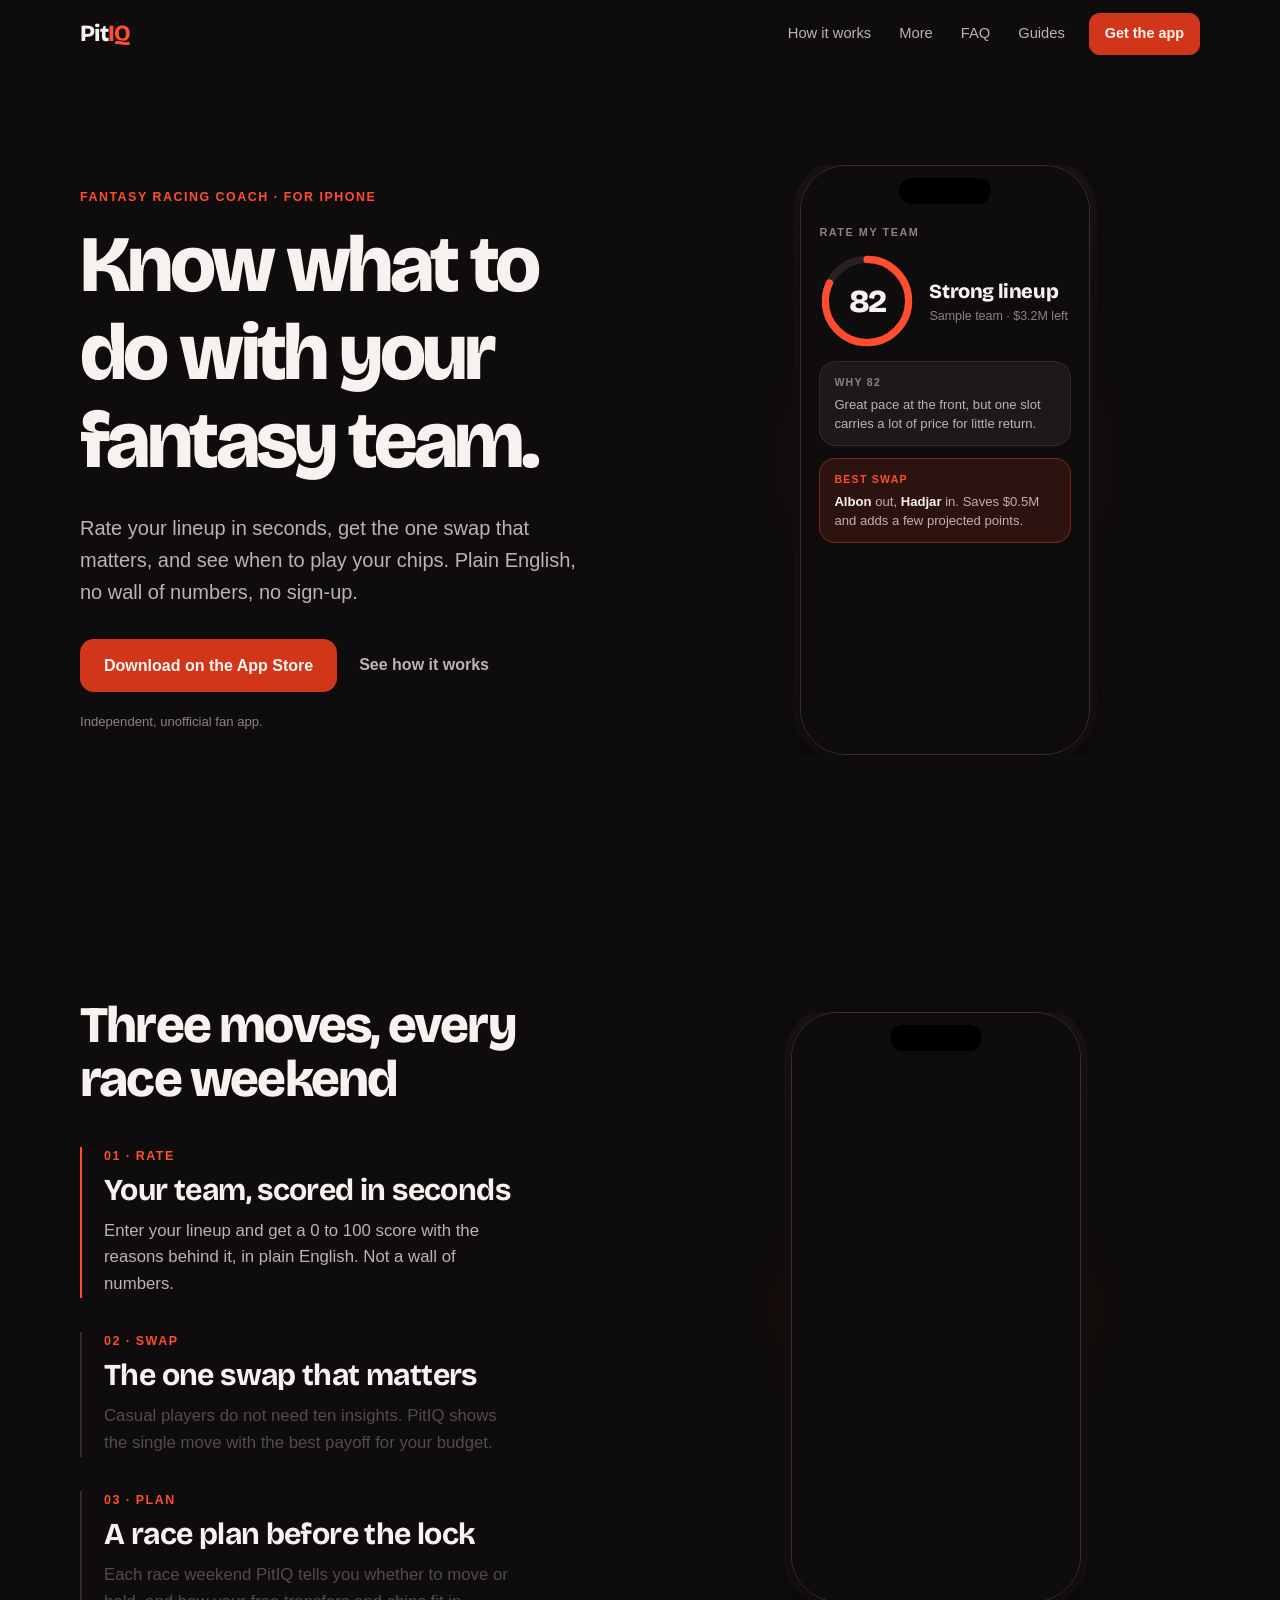
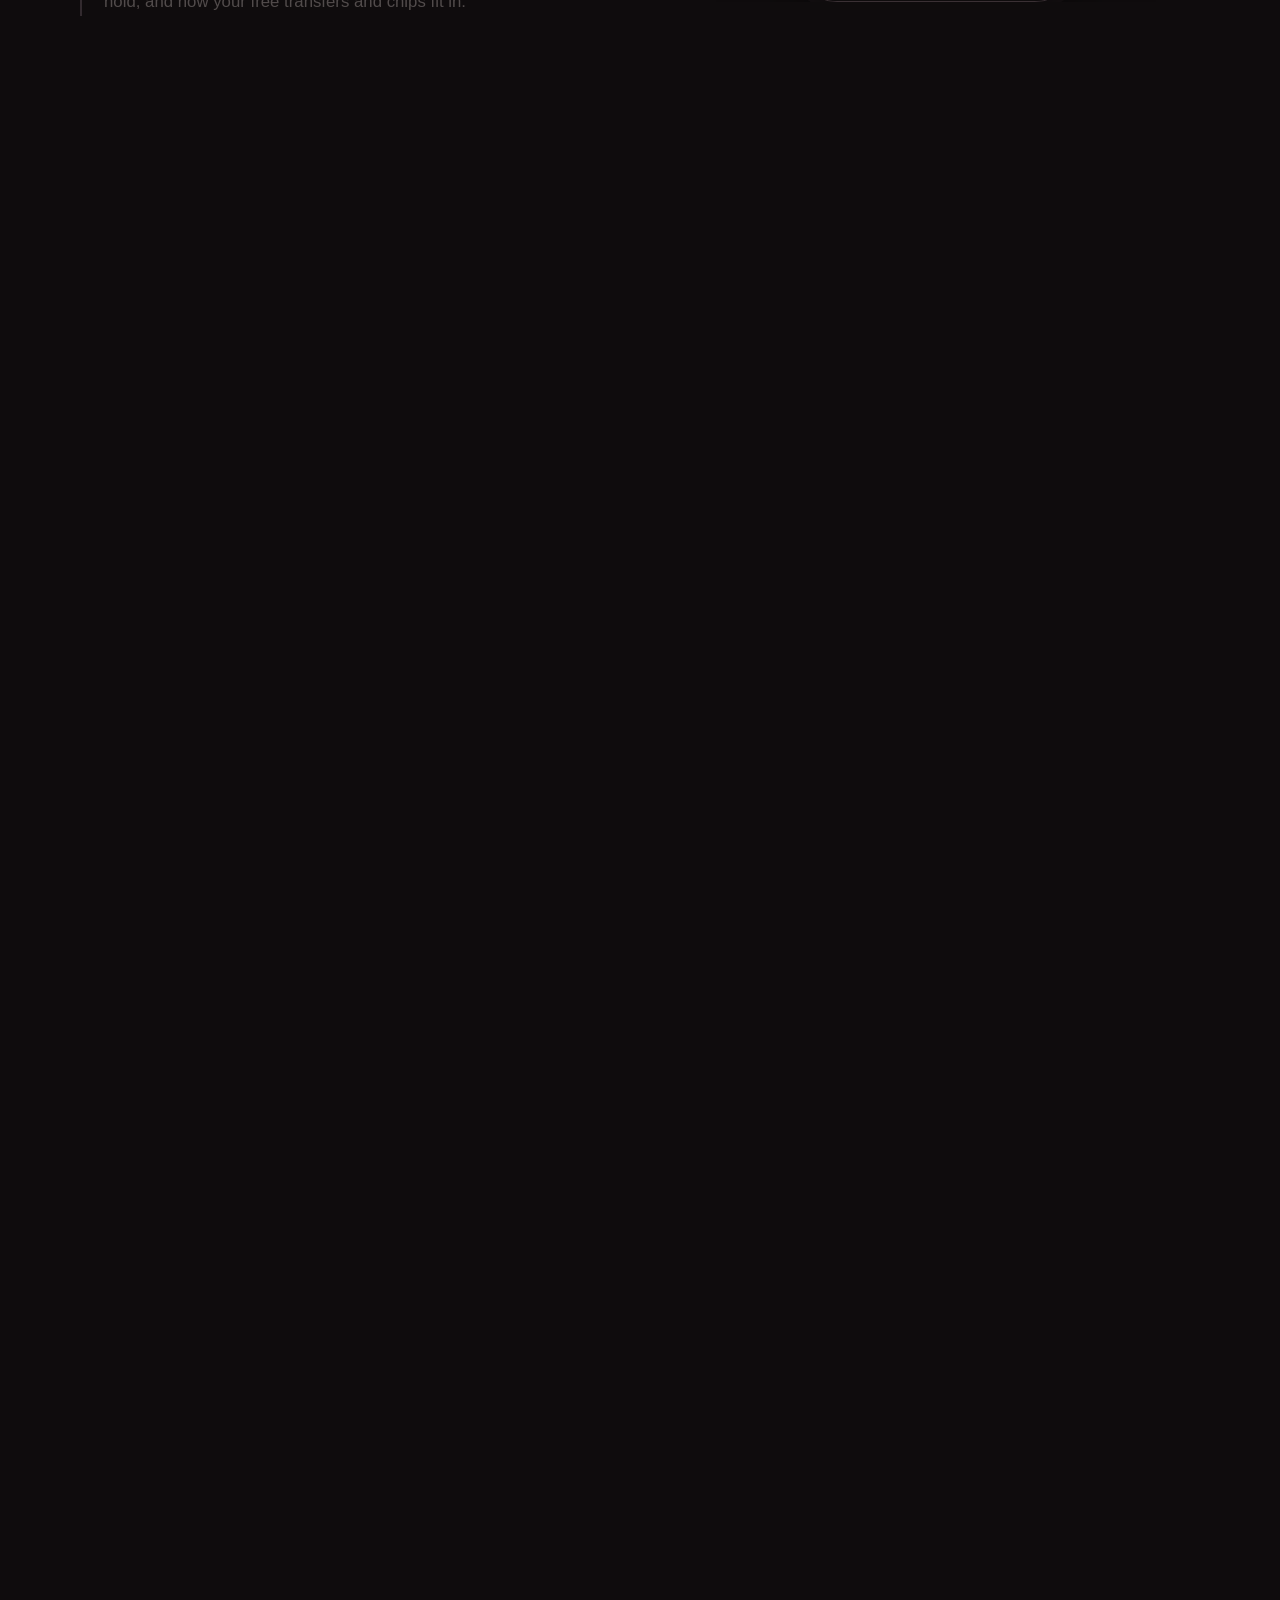
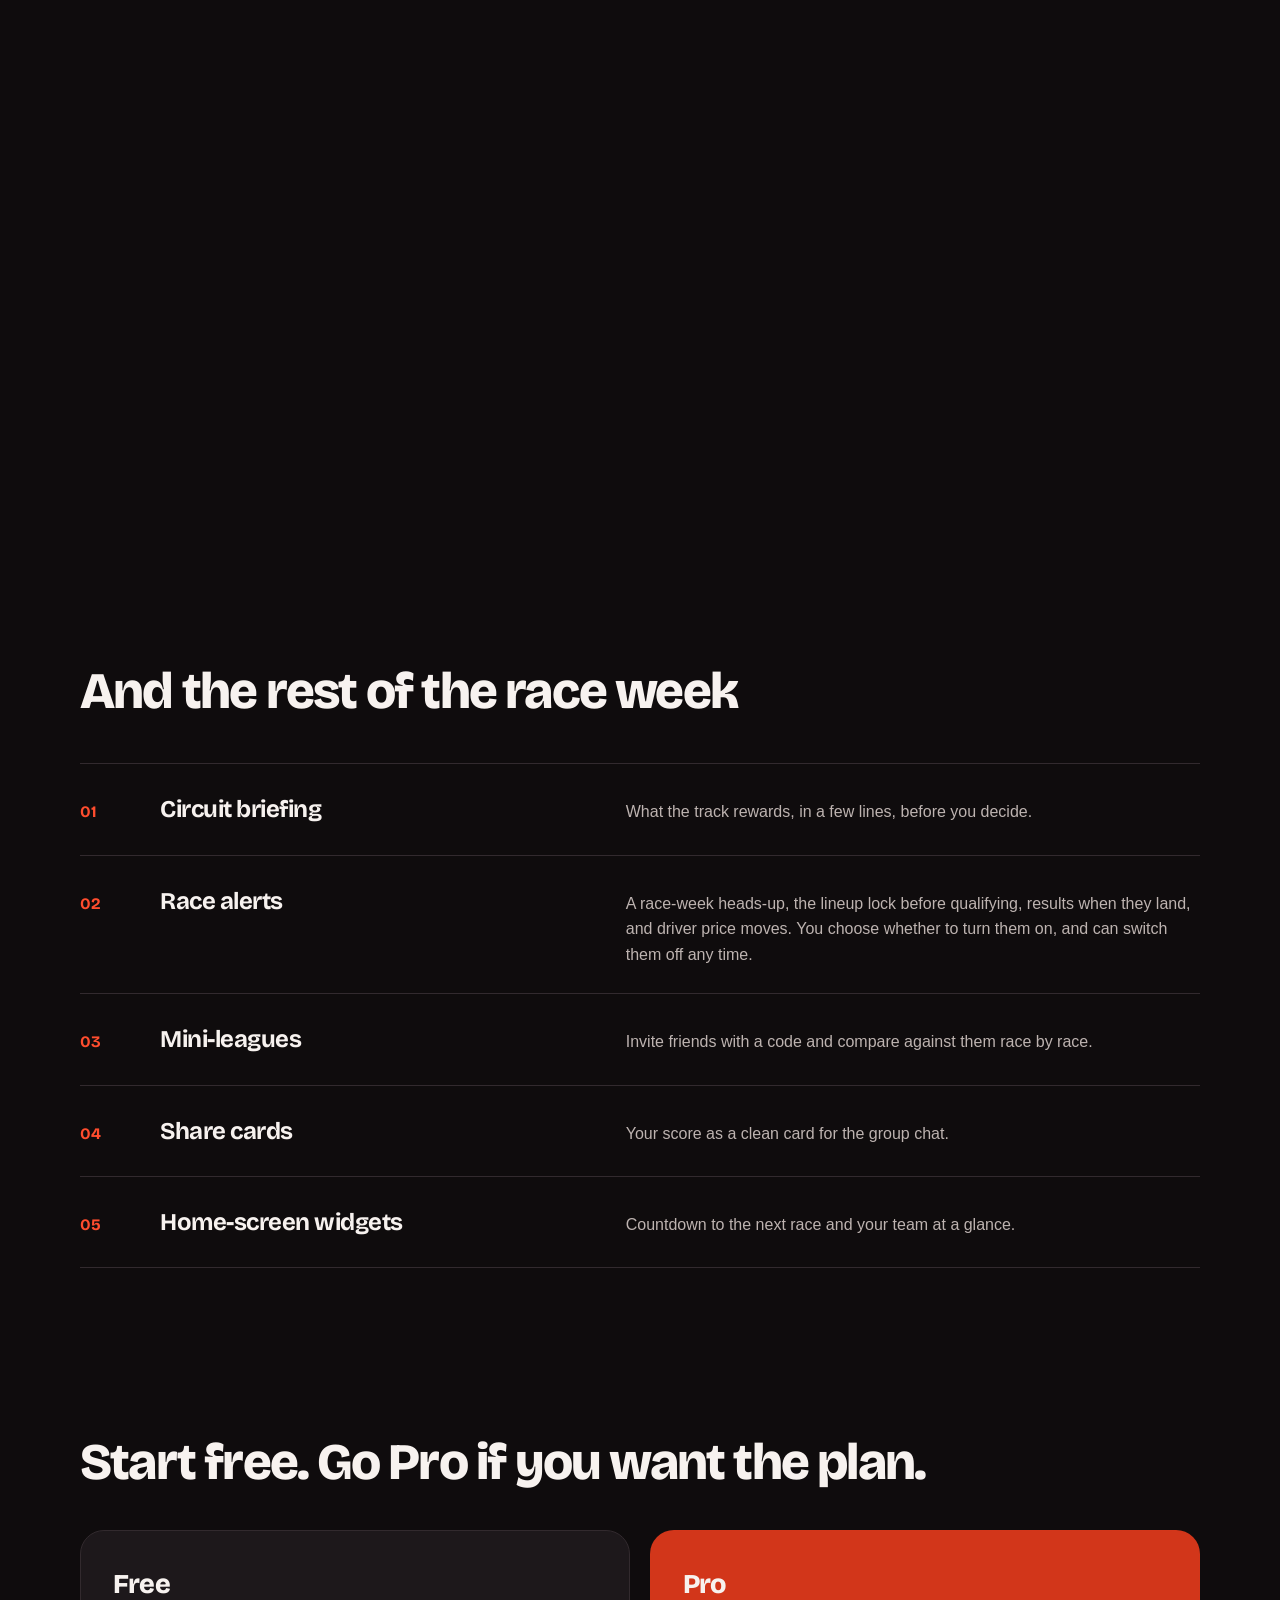
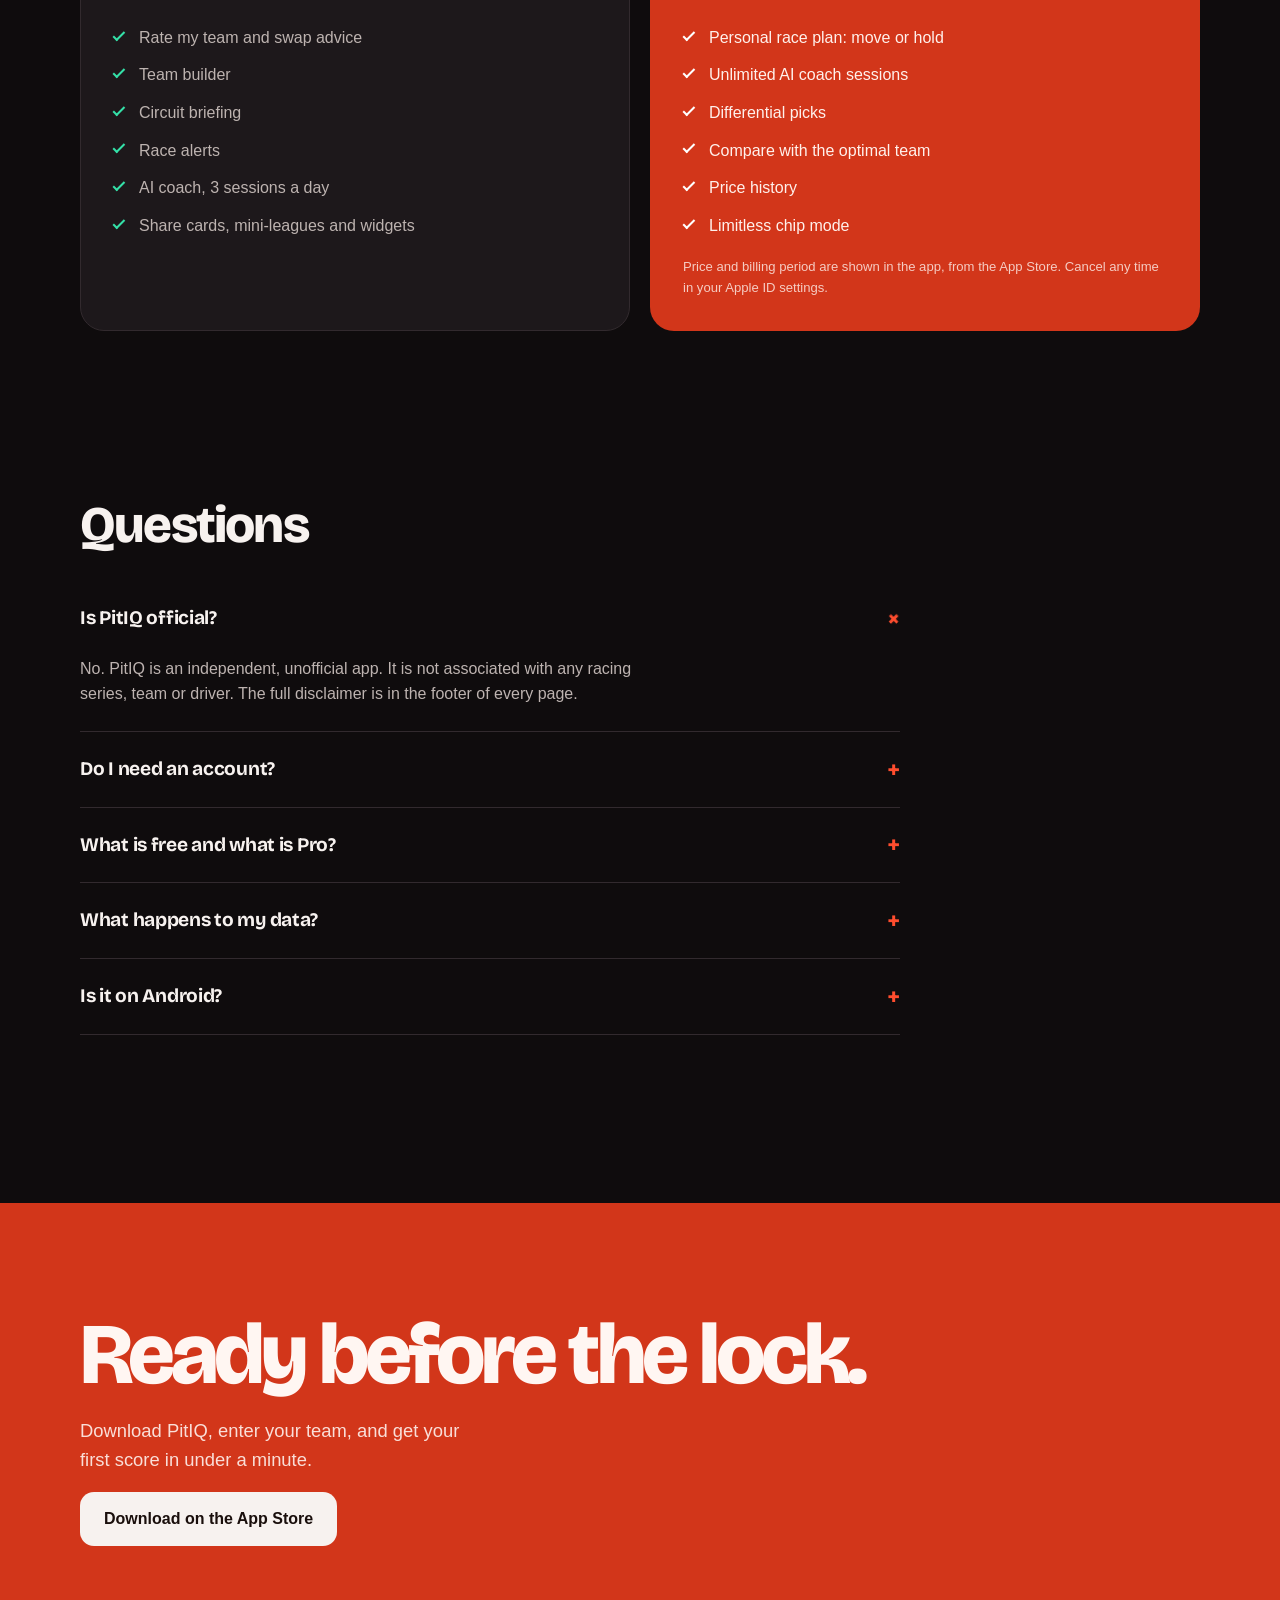
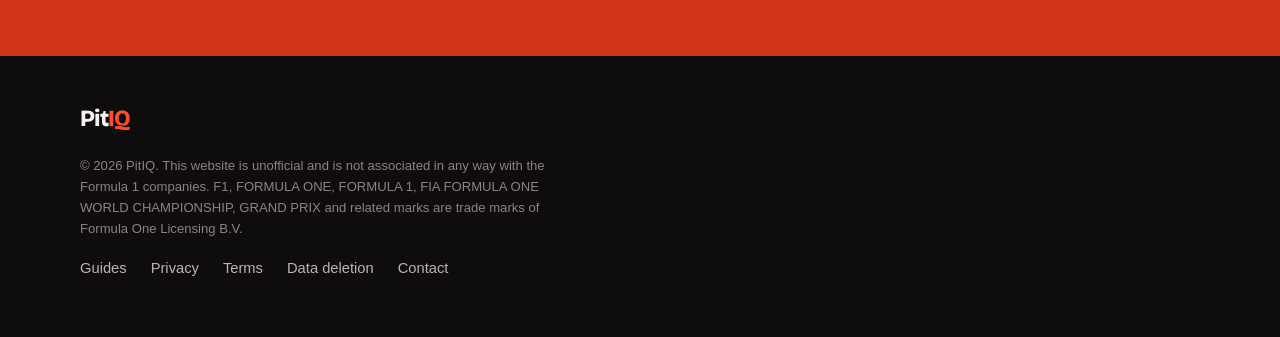
<file: index.html>
<!DOCTYPE html>
<html lang="en">
<head>
  <meta charset="UTF-8" />
  <meta name="viewport" content="width=device-width, initial-scale=1.0" />
  <title>PitIQ — Motorsport Fantasy Strategy</title>
  <meta name="description" content="Rate your fantasy team in seconds, get the one swap that matters, and know when to play your chips. A plain-language strategy coach for iPhone." />
  <meta name="theme-color" content="#0F0C0D" />
  <link rel="canonical" href="https://pitiqapp.com/" />
  <link rel="icon" href="/favicon.png" />
  <link rel="apple-touch-icon" href="/icon.png" />
  <meta property="og:title" content="PitIQ — Motorsport Fantasy Strategy" />
  <meta property="og:description" content="Rate your fantasy team in seconds, get the one swap that matters, and know when to play your chips. A plain-language strategy coach for iPhone." />
  <meta property="og:type" content="website" />
  <meta property="og:url" content="https://pitiqapp.com/" />
  <meta name="twitter:card" content="summary" />
  <link rel="preconnect" href="https://fonts.googleapis.com" />
  <link rel="preconnect" href="https://fonts.gstatic.com" crossorigin />
  <link href="https://fonts.googleapis.com/css2?family=Bricolage+Grotesque:opsz,wght@12..96,600;12..96,700;12..96,800&display=swap" rel="stylesheet" />
  <script type="module" crossorigin src="/assets/index-Bsyb2y04.js"></script>
  <link rel="stylesheet" crossorigin href="/assets/index-zBBckVYZ.css">
  <script type="application/ld+json">{"@context":"https://schema.org","@graph":[{"@type":"Organization","@id":"https://pitiqapp.com/#org","name":"PitIQ","url":"https://pitiqapp.com/","logo":"https://pitiqapp.com/icon.png"},{"@type":"WebPage","@id":"https://pitiqapp.com/#page","url":"https://pitiqapp.com/","name":"PitIQ — Motorsport Fantasy Strategy","description":"Rate your fantasy team in seconds, get the one swap that matters, and know when to play your chips. A plain-language strategy coach for iPhone.","isPartOf":{"@id":"https://pitiqapp.com/#org"}}]}</script>
  <noscript><style>[style*="opacity: 0"]{opacity:1!important}[style*="translateY"],[style*="translate("]{transform:none!important}.rise-mask>span{transform:none!important}</style></noscript>
</head>
<body>
  <div id="root"><a class="skip" href="#main">Skip to content</a><header class="nav"><div class="wrap nav-in"><a class="wordmark" href="/" aria-label="PitIQ home">Pit<span>IQ</span></a><nav aria-label="Primary" class="nav-links"><a href="/#how">How it works</a><a href="/#more">More</a><a href="/#faq">FAQ</a><a href="/guides/">Guides</a></nav><a class="btn btn-sm" href="https://apps.apple.com/app/id6782202084">Get the app</a></div></header><main id="main"><section class="hero wrap"><div class="hero-copy"><p class="eyebrow" style="opacity:0">Fantasy racing coach · for iPhone</p><h1><span aria-label="Know what to do with your fantasy team."><span class="rise-mask" aria-hidden="true"><span style="display:inline-block;transform:translateY(110%)">Know<!-- --> </span></span><span class="rise-mask" aria-hidden="true"><span style="display:inline-block;transform:translateY(110%)">what<!-- --> </span></span><span class="rise-mask" aria-hidden="true"><span style="display:inline-block;transform:translateY(110%)">to<!-- --> </span></span><span class="rise-mask" aria-hidden="true"><span style="display:inline-block;transform:translateY(110%)">do<!-- --> </span></span><span class="rise-mask" aria-hidden="true"><span style="display:inline-block;transform:translateY(110%)">with<!-- --> </span></span><span class="rise-mask" aria-hidden="true"><span style="display:inline-block;transform:translateY(110%)">your<!-- --> </span></span><span class="rise-mask" aria-hidden="true"><span style="display:inline-block;transform:translateY(110%)">fantasy<!-- --> </span></span><span class="rise-mask" aria-hidden="true"><span style="display:inline-block;transform:translateY(110%)">team.<!-- --> </span></span></span></h1><p class="lede" style="opacity:0;transform:translateY(14px)">Rate your lineup in seconds, get the one swap that matters, and see when to play your chips. Plain English, no wall of numbers, no sign-up.</p><div class="cta-row" style="opacity:0;transform:translateY(14px)"><a class="btn" href="https://apps.apple.com/app/id6782202084">Download on the App Store</a><a class="btn-ghost" href="#how">See how it works</a></div><p class="fine">Independent, unofficial fan app.</p></div><div class="hero-phone" style="opacity:0;transform:translateY(40px)"><div class="glow" aria-hidden="true"></div><div class="phone-wrap"><div class="phone" role="img" aria-label="PitIQ rating a sample team 82 out of 100 and suggesting one swap" style="transform:none"><div class="phone-notch" aria-hidden="true"></div><div class="phone-screen"><div class="screen"><p class="s-eyebrow">Rate my team</p><div class="s-score"><div class="ring" aria-hidden="true"><svg viewBox="0 0 120 120"><circle cx="60" cy="60" r="52" class="ring-track"></circle><circle cx="60" cy="60" r="52" class="ring-fill" stroke-dasharray="326.7256359733385" stroke-dashoffset="326.7256359733385" transform="rotate(-90 60 60)"></circle></svg><span class="ring-num">0</span></div><div><p class="s-verdict">Strong lineup</p><p class="s-sub">Sample team · $3.2M left</p></div></div><div class="s-card"><p class="s-label">Why 82</p><p class="s-text">Great pace at the front, but one slot carries a lot of price for little return.</p></div><div class="s-note" style="opacity:0;transform:translateY(10px)"><p class="s-label">Best swap</p><p class="s-text"><b>Albon</b> out, <b>Hadjar</b> in. Saves $0.5M and adds a few projected points.</p></div></div></div></div></div></div></section><section id="how" class="story"><div class="story-pin wrap"><div class="story-text"><h2 class="h2">Three moves, every race weekend</h2><ol><li class="on"><p class="eyebrow">01 · Rate</p><h3 class="h3">Your team, scored in seconds</h3><p class="body">Enter your lineup and get a 0 to 100 score with the reasons behind it, in plain English. Not a wall of numbers.</p></li><li class=""><p class="eyebrow">02 · Swap</p><h3 class="h3">The one swap that matters</h3><p class="body">Casual players do not need ten insights. PitIQ shows the single move with the best payoff for your budget.</p></li><li class=""><p class="eyebrow">03 · Plan</p><h3 class="h3">A race plan before the lock</h3><p class="body">Each race weekend PitIQ tells you whether to move or hold, and how your free transfers and chips fit in.</p></li></ol></div><div class="story-phone"><div class="glow" aria-hidden="true"></div><div class="phone-wrap"><div class="phone" role="img" aria-label="Rate screen of PitIQ with sample data" style="transform:none"><div class="phone-notch" aria-hidden="true"></div><div class="phone-screen"><div class="screen-fade" style="opacity:0;transform:translateY(16px)"><div class="screen"><p class="s-eyebrow">Rate my team</p><div class="s-score"><div class="ring" aria-hidden="true"><svg viewBox="0 0 120 120"><circle cx="60" cy="60" r="52" class="ring-track"></circle><circle cx="60" cy="60" r="52" class="ring-fill" stroke-dasharray="326.7256359733385" stroke-dashoffset="326.7256359733385" transform="rotate(-90 60 60)"></circle></svg><span class="ring-num">0</span></div><div><p class="s-verdict">Strong lineup</p><p class="s-sub">Sample team · $3.2M left</p></div></div><div class="s-card"><p class="s-label">Why 82</p><p class="s-text">Great pace at the front, but one slot carries a lot of price for little return.</p></div><div class="s-note" style="opacity:0;transform:translateY(10px)"><p class="s-label">Best swap</p><p class="s-text"><b>Albon</b> out, <b>Hadjar</b> in. Saves $0.5M and adds a few projected points.</p></div></div></div></div></div></div></div></div></section><section id="more" class="wrap extras"><h2 class="h2">And the rest of the race week</h2><ul><li style="opacity:0;transform:translateY(24px)"><span class="num">01</span><h3>Circuit briefing</h3><p>What the track rewards, in a few lines, before you decide.</p></li><li style="opacity:0;transform:translateY(24px)"><span class="num">02</span><h3>Race alerts</h3><p>A race-week heads-up, the lineup lock before qualifying, results when they land, and driver price moves. You choose whether to turn them on, and can switch them off any time.</p></li><li style="opacity:0;transform:translateY(24px)"><span class="num">03</span><h3>Mini-leagues</h3><p>Invite friends with a code and compare against them race by race.</p></li><li style="opacity:0;transform:translateY(24px)"><span class="num">04</span><h3>Share cards</h3><p>Your score as a clean card for the group chat.</p></li><li style="opacity:0;transform:translateY(24px)"><span class="num">05</span><h3>Home-screen widgets</h3><p>Countdown to the next race and your team at a glance.</p></li></ul></section><section class="wrap plans"><h2 class="h2">Start free. Go Pro if you want the plan.</h2><div class="plans-grid"><div class="plan" style="opacity:0;transform:translateY(24px)"><h3>Free</h3><ul><li>Rate my team and swap advice</li><li>Team builder</li><li>Circuit briefing</li><li>Race alerts</li><li>AI coach, 3 sessions a day</li><li>Share cards, mini-leagues and widgets</li></ul></div><div class="plan plan-pro" style="opacity:0;transform:translateY(24px)"><h3>Pro</h3><ul><li>Personal race plan: move or hold</li><li>Unlimited AI coach sessions</li><li>Differential picks</li><li>Compare with the optimal team</li><li>Price history</li><li>Limitless chip mode</li></ul><p class="fine">Price and billing period are shown in the app, from the App Store. Cancel any time in your Apple ID settings.</p></div></div></section><section id="faq" class="wrap faq"><h2 class="h2">Questions</h2><div><div class="faq-item"><h3><button aria-expanded="true" aria-controls="faq-0"><span>Is PitIQ official?</span><span class="plus" aria-hidden="true">+</span></button></h3><div id="faq-0" role="region" style="overflow:hidden;height:auto;opacity:1"><p>No. PitIQ is an independent, unofficial app. It is not associated with any racing series, team or driver. The full disclaimer is in the footer of every page.</p></div></div><div class="faq-item"><h3><button aria-expanded="false" aria-controls="faq-1"><span>Do I need an account?</span><span class="plus" aria-hidden="true">+</span></button></h3></div><div class="faq-item"><h3><button aria-expanded="false" aria-controls="faq-2"><span>What is free and what is Pro?</span><span class="plus" aria-hidden="true">+</span></button></h3></div><div class="faq-item"><h3><button aria-expanded="false" aria-controls="faq-3"><span>What happens to my data?</span><span class="plus" aria-hidden="true">+</span></button></h3></div><div class="faq-item"><h3><button aria-expanded="false" aria-controls="faq-4"><span>Is it on Android?</span><span class="plus" aria-hidden="true">+</span></button></h3></div></div></section><section class="final"><div class="wrap final-in"><h2 style="opacity:0;transform:translateY(30px)">Ready before the lock.</h2><p>Download PitIQ, enter your team, and get your first score in under a minute.</p><a class="btn btn-light" href="https://apps.apple.com/app/id6782202084">Download on the App Store</a></div></section></main><footer class="footer"><div class="wrap footer-in"><a class="wordmark" href="/" aria-label="PitIQ home">Pit<span>IQ</span></a><p class="fine">© 2026 PitIQ. <!-- -->This website is unofficial and is not associated in any way with the Formula 1 companies. F1, FORMULA ONE, FORMULA 1, FIA FORMULA ONE WORLD CHAMPIONSHIP, GRAND PRIX and related marks are trade marks of Formula One Licensing B.V.</p><nav aria-label="Legal"><a href="/guides/">Guides</a><a href="/privacy.html">Privacy</a><a href="/terms.html">Terms</a><a href="/data-deletion.html">Data deletion</a><a href="mailto:tozankayra4@gmail.com">Contact</a></nav></div></footer></div>
</body>
</html>
</file>
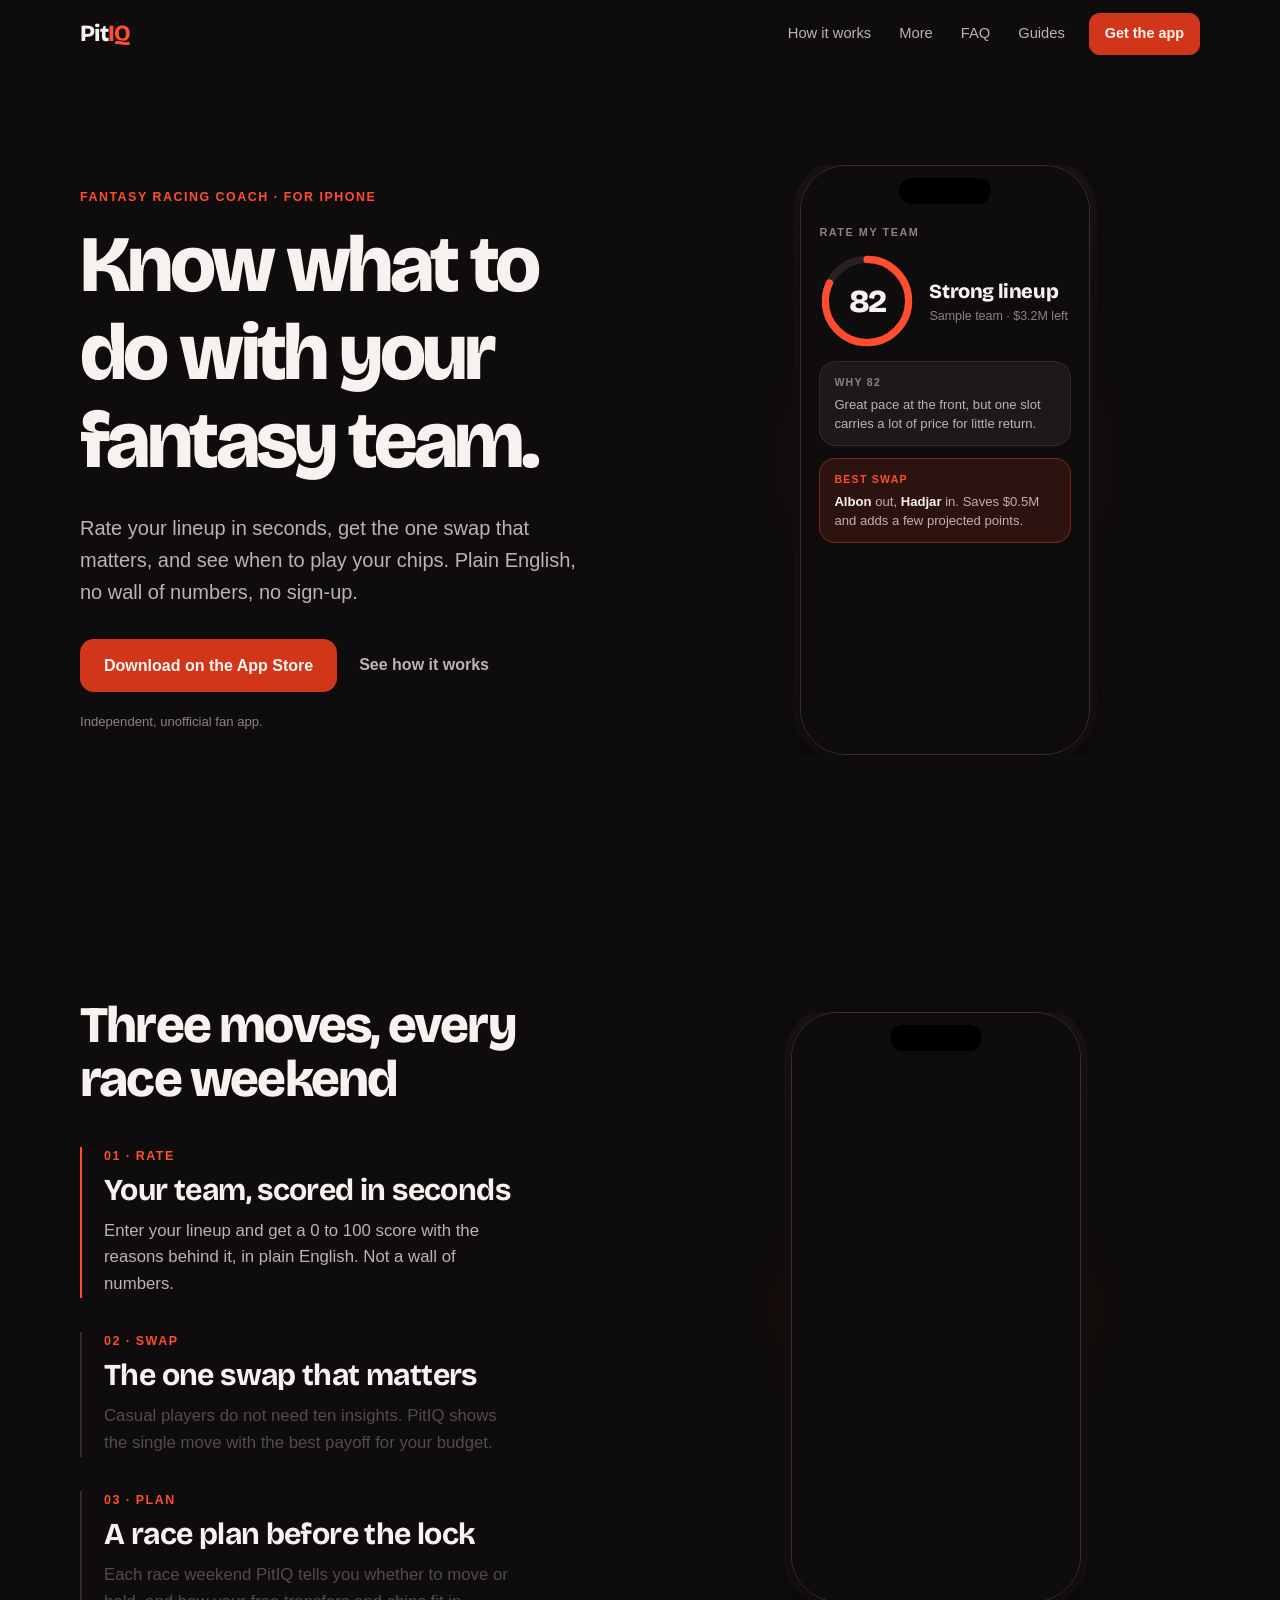
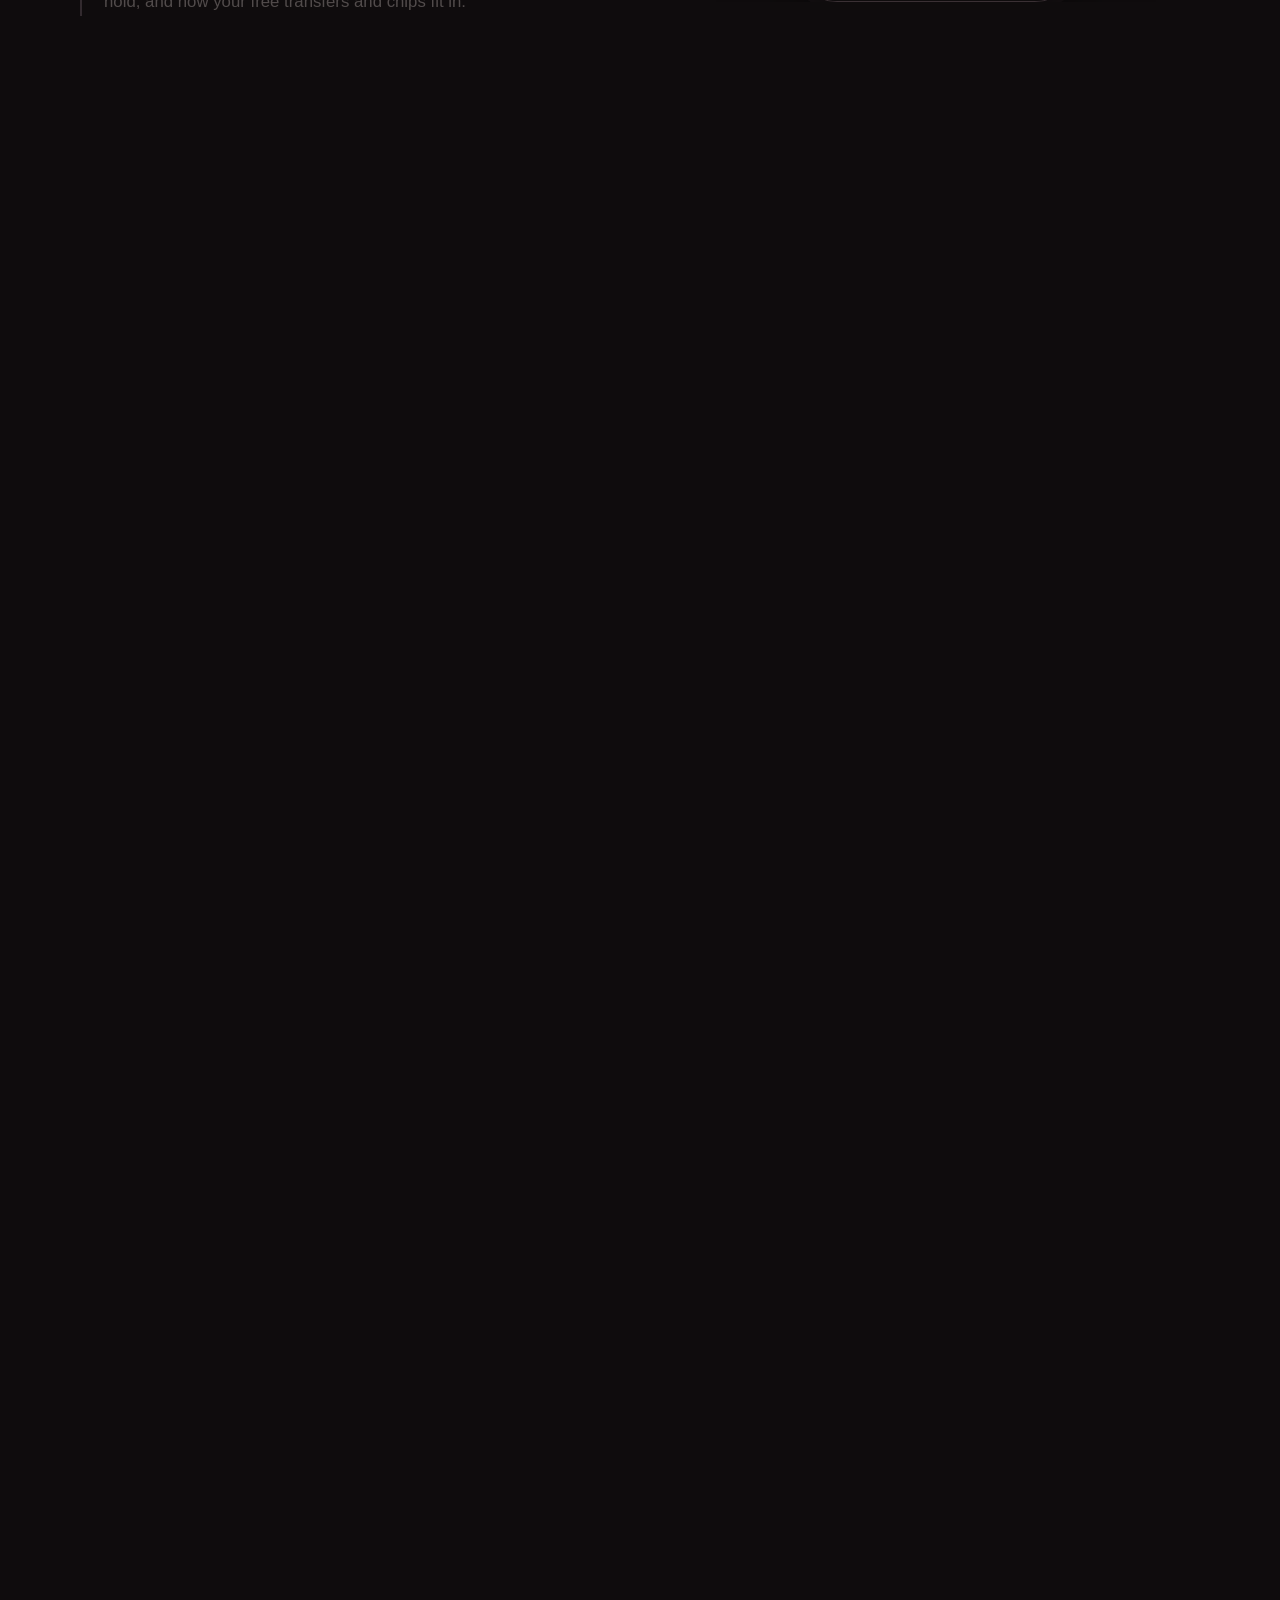
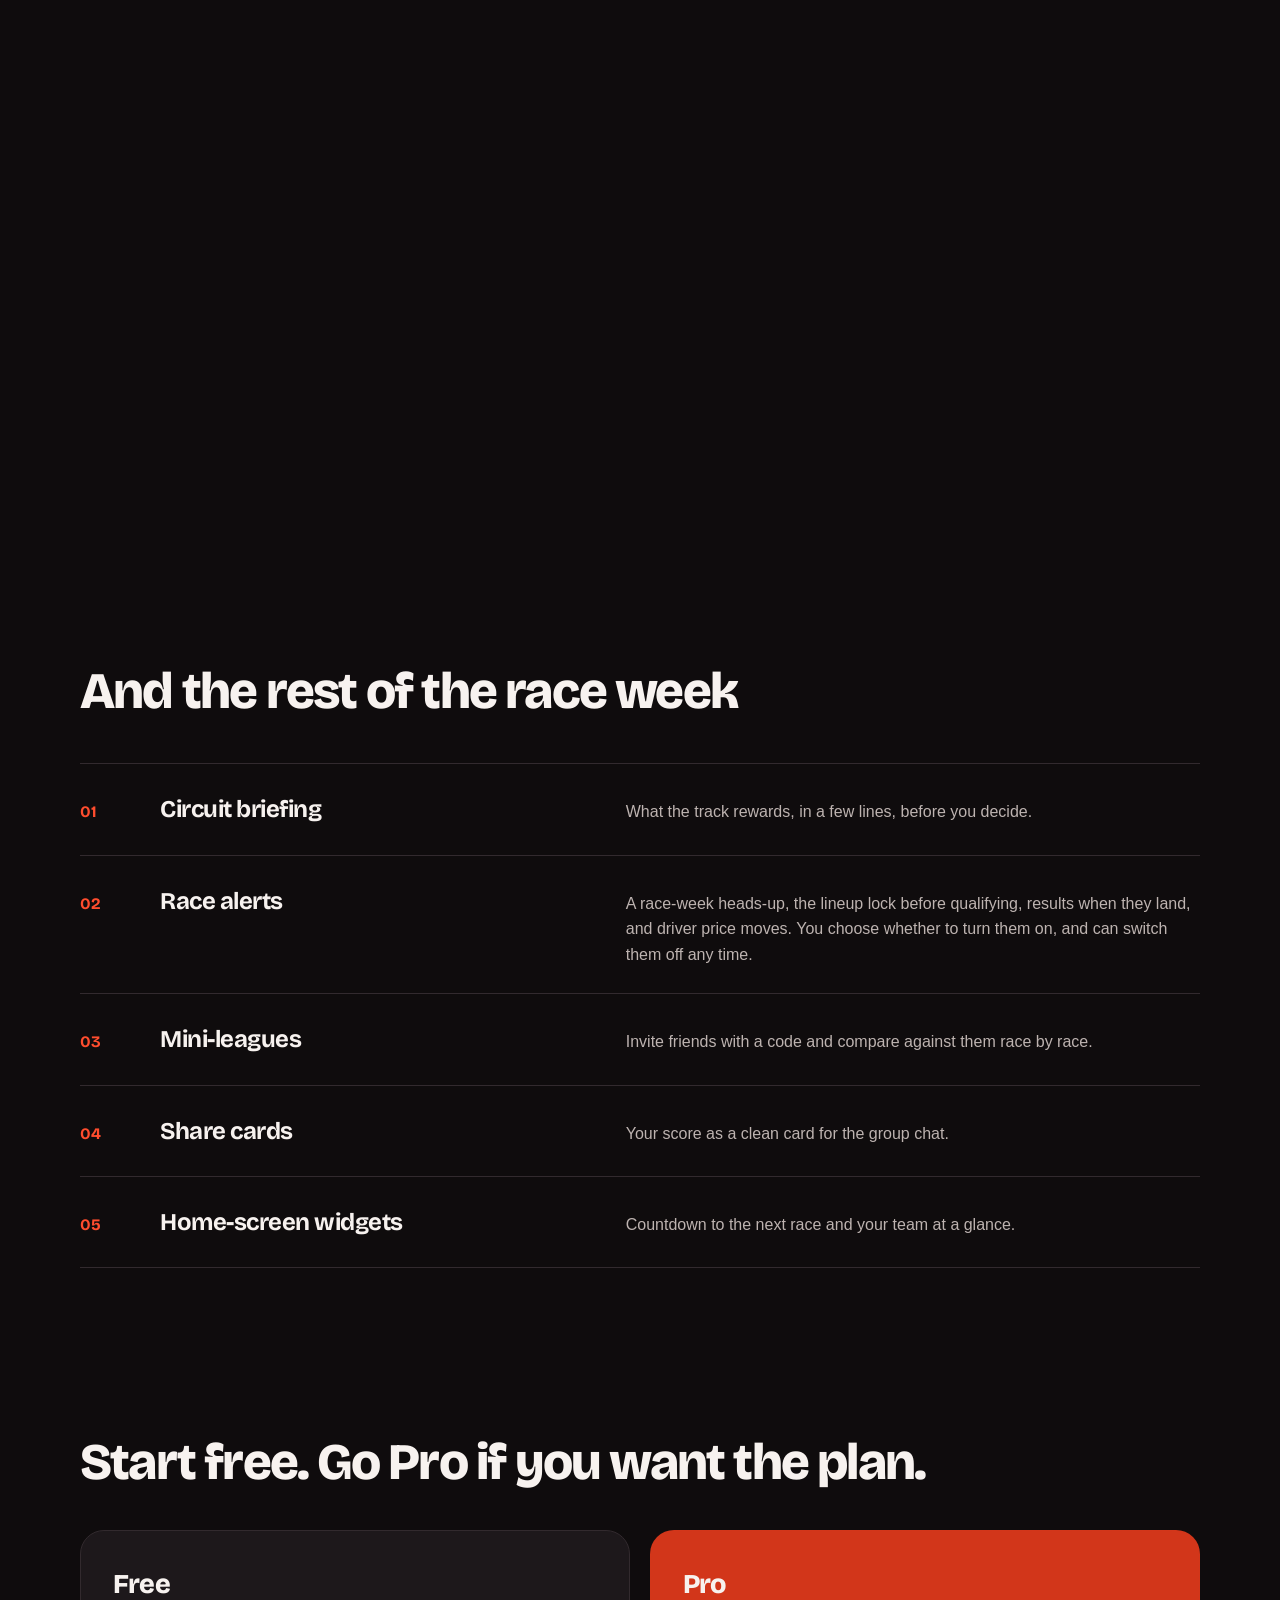
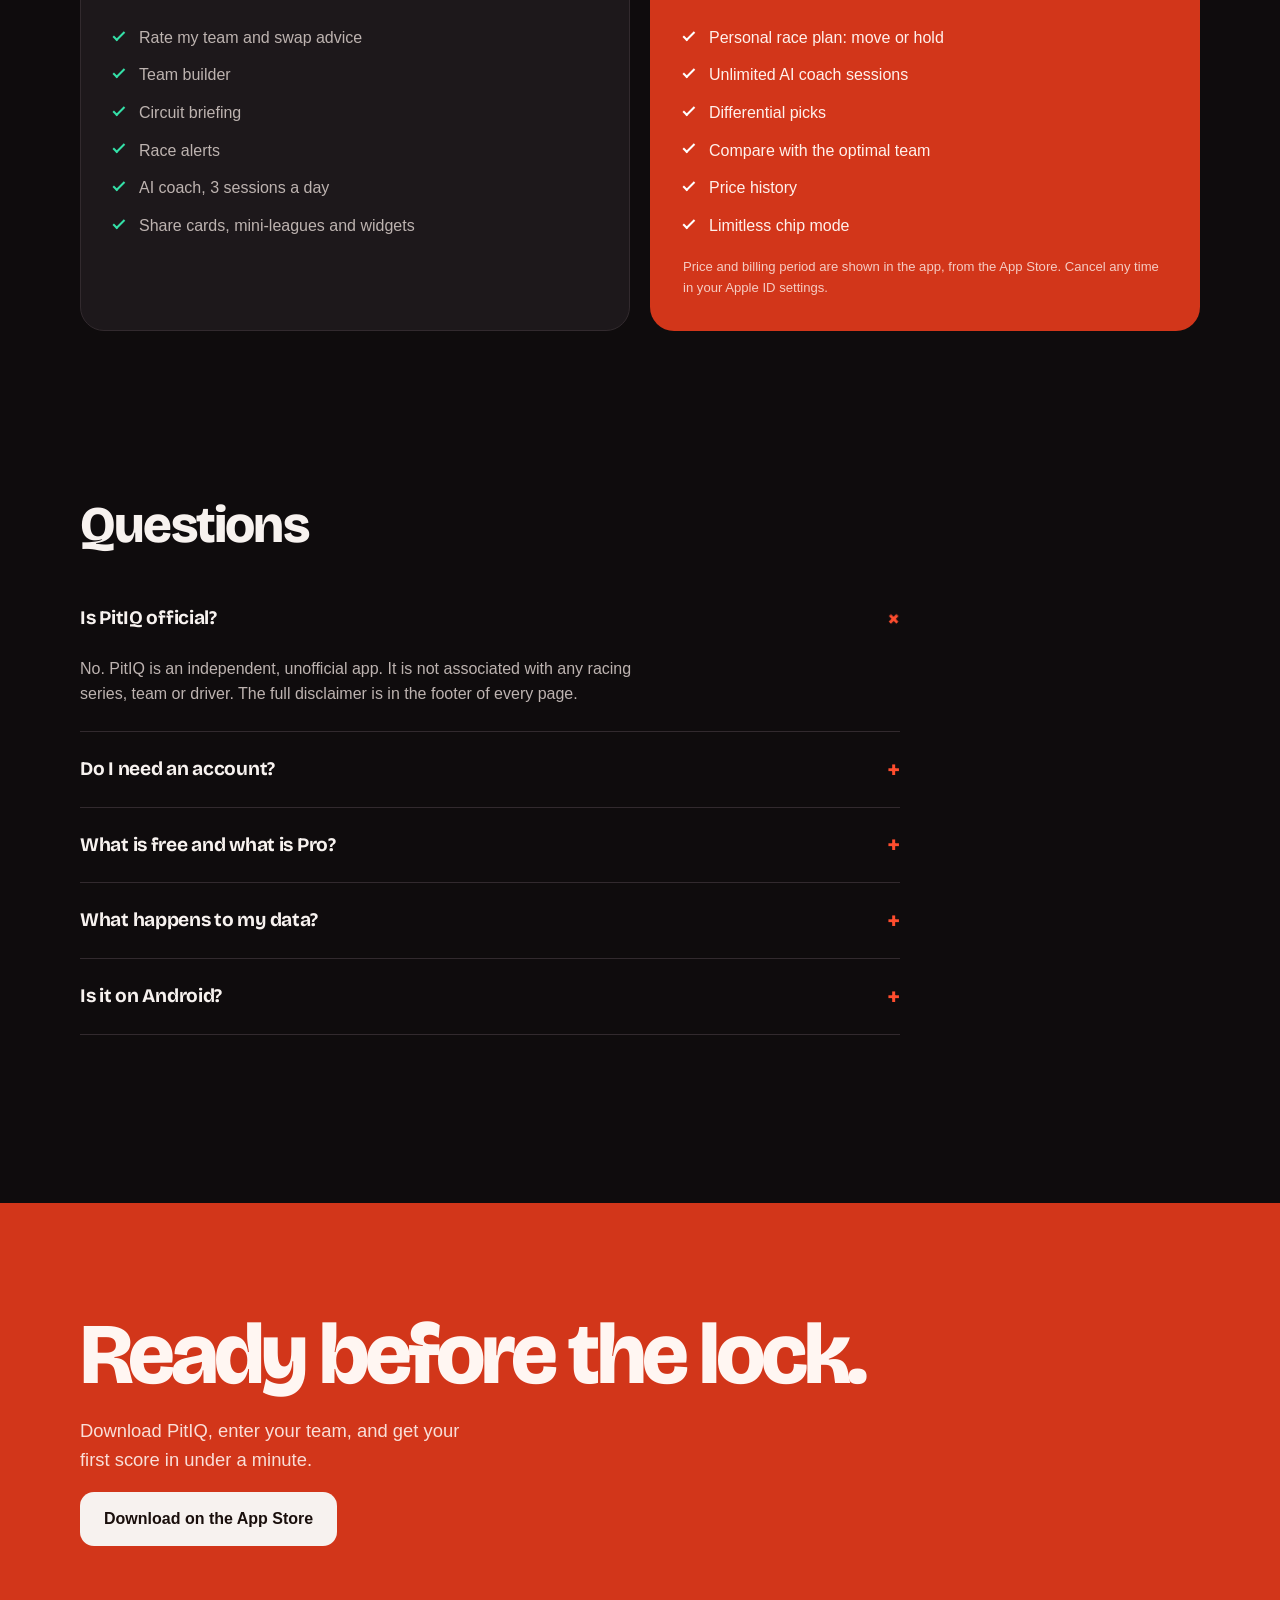
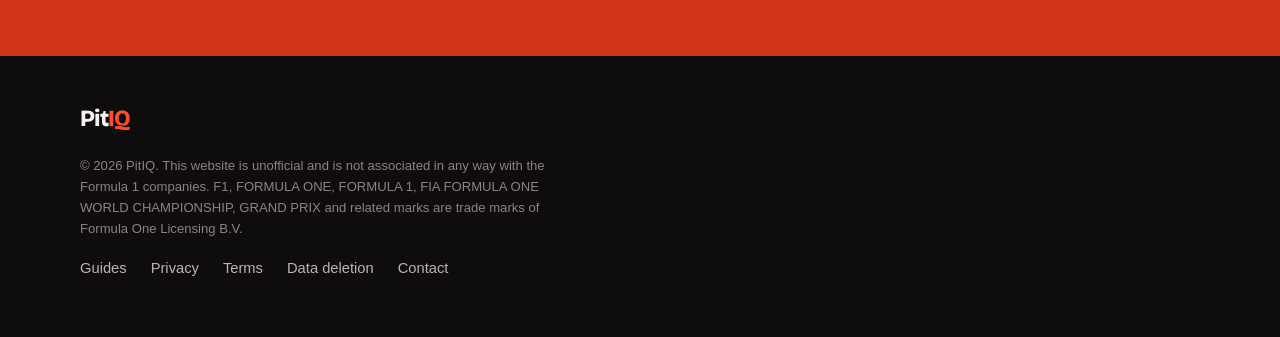
<file: fantasy-chip-strategy/index.html>
<!DOCTYPE html>
<html lang="en">
<head>
  <meta charset="UTF-8" />
  <meta name="viewport" content="width=device-width, initial-scale=1.0" />
  <title>Fantasy Chip Strategy — PitIQ</title>
  <meta name="description" content="Keep track of your fantasy chips and see how they change the best team. PitIQ factors the chips you have left into its advice." />
  <meta name="theme-color" content="#0F0C0D" />
  <link rel="canonical" href="https://pitiqapp.com/fantasy-chip-strategy/" />
  <link rel="icon" href="/favicon.png" />
  <link rel="apple-touch-icon" href="/icon.png" />
  <meta property="og:title" content="Fantasy Chip Strategy — PitIQ" />
  <meta property="og:description" content="Keep track of your fantasy chips and see how they change the best team. PitIQ factors the chips you have left into its advice." />
  <meta property="og:type" content="website" />
  <meta property="og:url" content="https://pitiqapp.com/fantasy-chip-strategy/" />
  <meta name="twitter:card" content="summary" />
  <link rel="preconnect" href="https://fonts.googleapis.com" />
  <link rel="preconnect" href="https://fonts.gstatic.com" crossorigin />
  <link href="https://fonts.googleapis.com/css2?family=Bricolage+Grotesque:opsz,wght@12..96,600;12..96,700;12..96,800&display=swap" rel="stylesheet" />
  <script type="module" crossorigin src="/assets/index-Bsyb2y04.js"></script>
  <link rel="stylesheet" crossorigin href="/assets/index-zBBckVYZ.css">
  <script type="application/ld+json">{"@context":"https://schema.org","@graph":[{"@type":"Organization","@id":"https://pitiqapp.com/#org","name":"PitIQ","url":"https://pitiqapp.com/","logo":"https://pitiqapp.com/icon.png"},{"@type":"WebPage","@id":"https://pitiqapp.com/fantasy-chip-strategy/#page","url":"https://pitiqapp.com/fantasy-chip-strategy/","name":"Fantasy Chip Strategy — PitIQ","description":"Keep track of your fantasy chips and see how they change the best team. PitIQ factors the chips you have left into its advice.","isPartOf":{"@id":"https://pitiqapp.com/#org"}},{"@type":"BreadcrumbList","itemListElement":[{"@type":"ListItem","position":1,"name":"PitIQ","item":"https://pitiqapp.com/"},{"@type":"ListItem","position":2,"name":"Guides","item":"https://pitiqapp.com/guides/"},{"@type":"ListItem","position":3,"name":"Fantasy Chip Strategy","item":"https://pitiqapp.com/fantasy-chip-strategy/"}]}]}</script>
  <noscript><style>[style*="opacity: 0"]{opacity:1!important}[style*="translateY"],[style*="translate("]{transform:none!important}.rise-mask>span{transform:none!important}</style></noscript>
</head>
<body>
  <div id="root"><header class="nav"><div class="wrap nav-in"><a class="wordmark" href="/" aria-label="PitIQ home">Pit<span>IQ</span></a><nav aria-label="Primary" class="nav-links"><a href="/#how">How it works</a><a href="/#more">More</a><a href="/#faq">FAQ</a><a href="/guides/">Guides</a></nav><a class="btn btn-sm" href="https://apps.apple.com/app/id6782202084">Get the app</a></div></header><main id="main" class="intent wrap"><nav class="crumbs" aria-label="Breadcrumb"><a href="/">PitIQ</a><span aria-hidden="true">/</span><a href="/guides/">Guides</a></nav><div class="intent-hero"><div><p class="eyebrow">Chip strategy</p><h1>Fantasy chip strategy without the guesswork</h1><p class="lede">PitIQ helps with fantasy chip strategy by tracking which chips you have used and leaving them out of its advice, so you only see options you can still play.</p><div class="cta-row"><a class="btn" href="https://apps.apple.com/app/id6782202084">Download on the App Store</a></div><p class="fine">Free to download. Some features are part of Pro. Independent, unofficial fan app.</p></div><div class="intent-phone"><div class="glow" aria-hidden="true"></div><div class="phone-wrap"><div class="phone" role="img" aria-label="Chips screen of PitIQ with sample data" style="transform:none"><div class="phone-notch" aria-hidden="true"></div><div class="phone-screen"><div class="screen"><p class="s-eyebrow">Race plan</p><div class="s-plan" style="opacity:0;transform:translateY(12px)"><p class="s-pill">Decision ready</p><p class="s-big">Move or hold?</p><p class="s-text">Your plan weighs your free transfers and chips against the lock, then tells you what to do.</p></div><div class="s-card"><p class="s-label">Lock in</p><p class="s-countdown">1d 04h</p></div><p class="s-foot">Sample screen · the race plan is a Pro feature</p></div></div></div></div></div></div><div class="intent-body"><section><h2>Chips you have left</h2><p>Mark a chip as used and PitIQ stops suggesting it. The coach tips and the race plan take your remaining chips into account.</p></section><section><h2>See the effect</h2><p>Use the builder in wildcard or limitless mode to see how the best team changes. Limitless is part of Pro.</p></section><section><h2>Guidance, not guarantees</h2><p>PitIQ&#x27;s chip tips are rule-based guidance. They help you decide faster; they cannot promise a result.</p></section></div><aside class="intent-related" aria-label="Related guides"><h2>Keep going</h2><ul><li><a href="/fantasy-transfer-advisor/">Fantasy transfer advisor</a><span>The one swap that matters, and a race plan with Pro.</span></li><li><a href="/fantasy-team-optimizer/">Fantasy team optimizer</a><span>The strongest team your budget allows, in seconds.</span></li><li><a href="/guides/">All guides</a><span>Every PitIQ guide in one place.</span></li></ul></aside></main><footer class="footer"><div class="wrap footer-in"><a class="wordmark" href="/" aria-label="PitIQ home">Pit<span>IQ</span></a><p class="fine">© 2026 PitIQ. <!-- -->This website is unofficial and is not associated in any way with the Formula 1 companies. F1, FORMULA ONE, FORMULA 1, FIA FORMULA ONE WORLD CHAMPIONSHIP, GRAND PRIX and related marks are trade marks of Formula One Licensing B.V.</p><nav aria-label="Legal"><a href="/guides/">Guides</a><a href="/privacy.html">Privacy</a><a href="/terms.html">Terms</a><a href="/data-deletion.html">Data deletion</a><a href="mailto:tozankayra4@gmail.com">Contact</a></nav></div></footer></div>
</body>
</html>
</file>
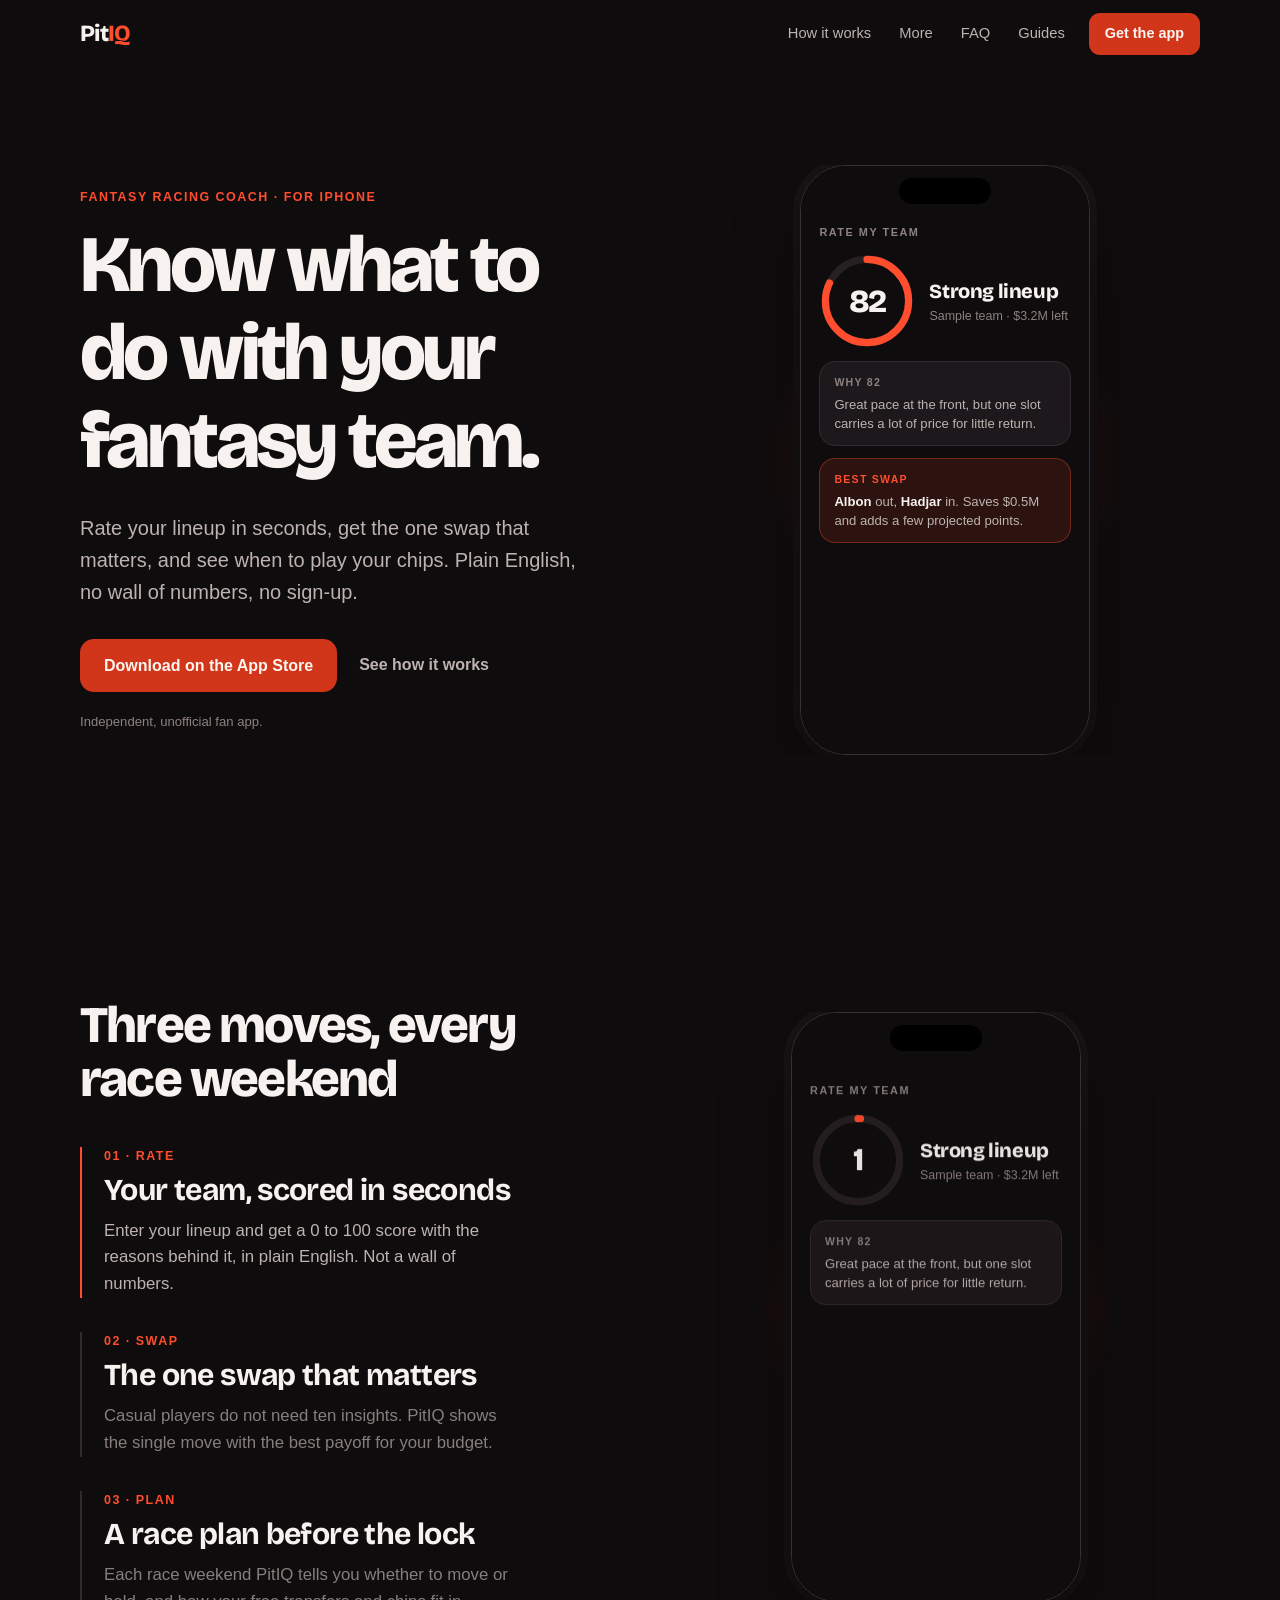
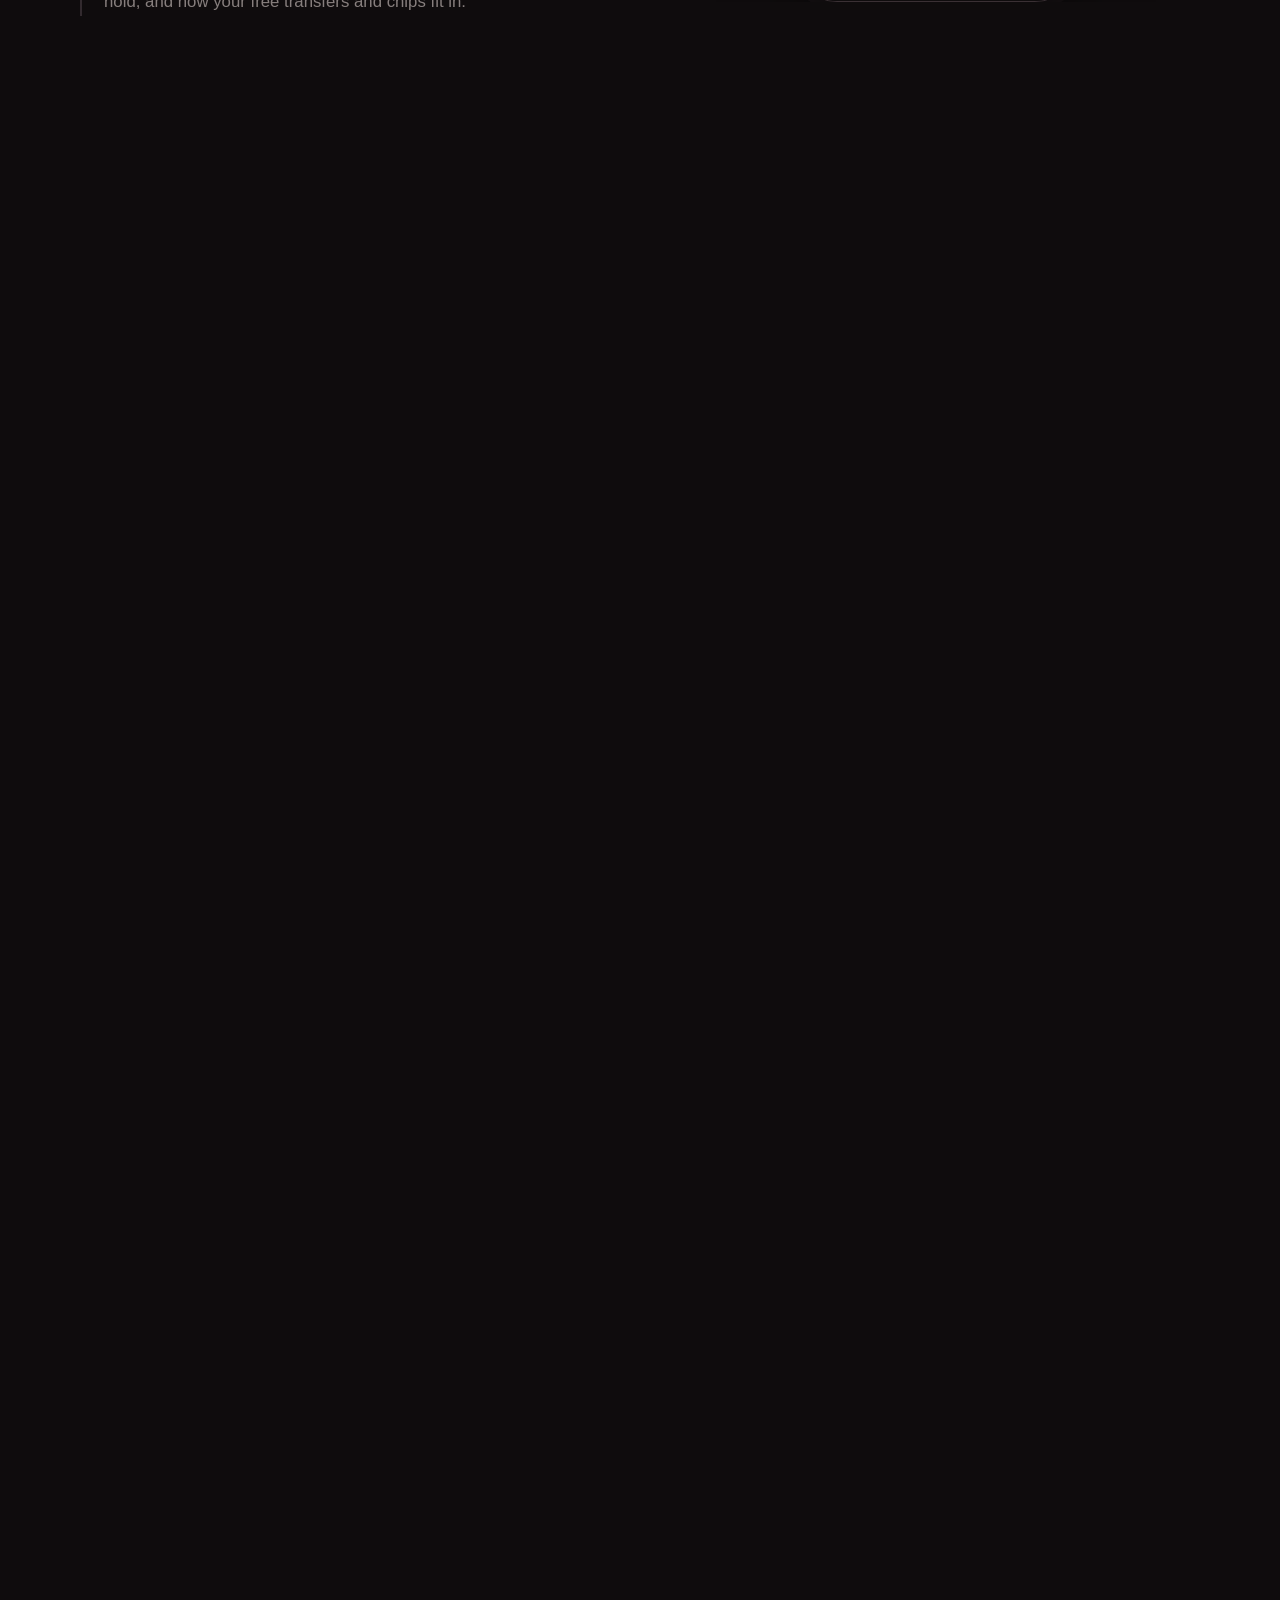
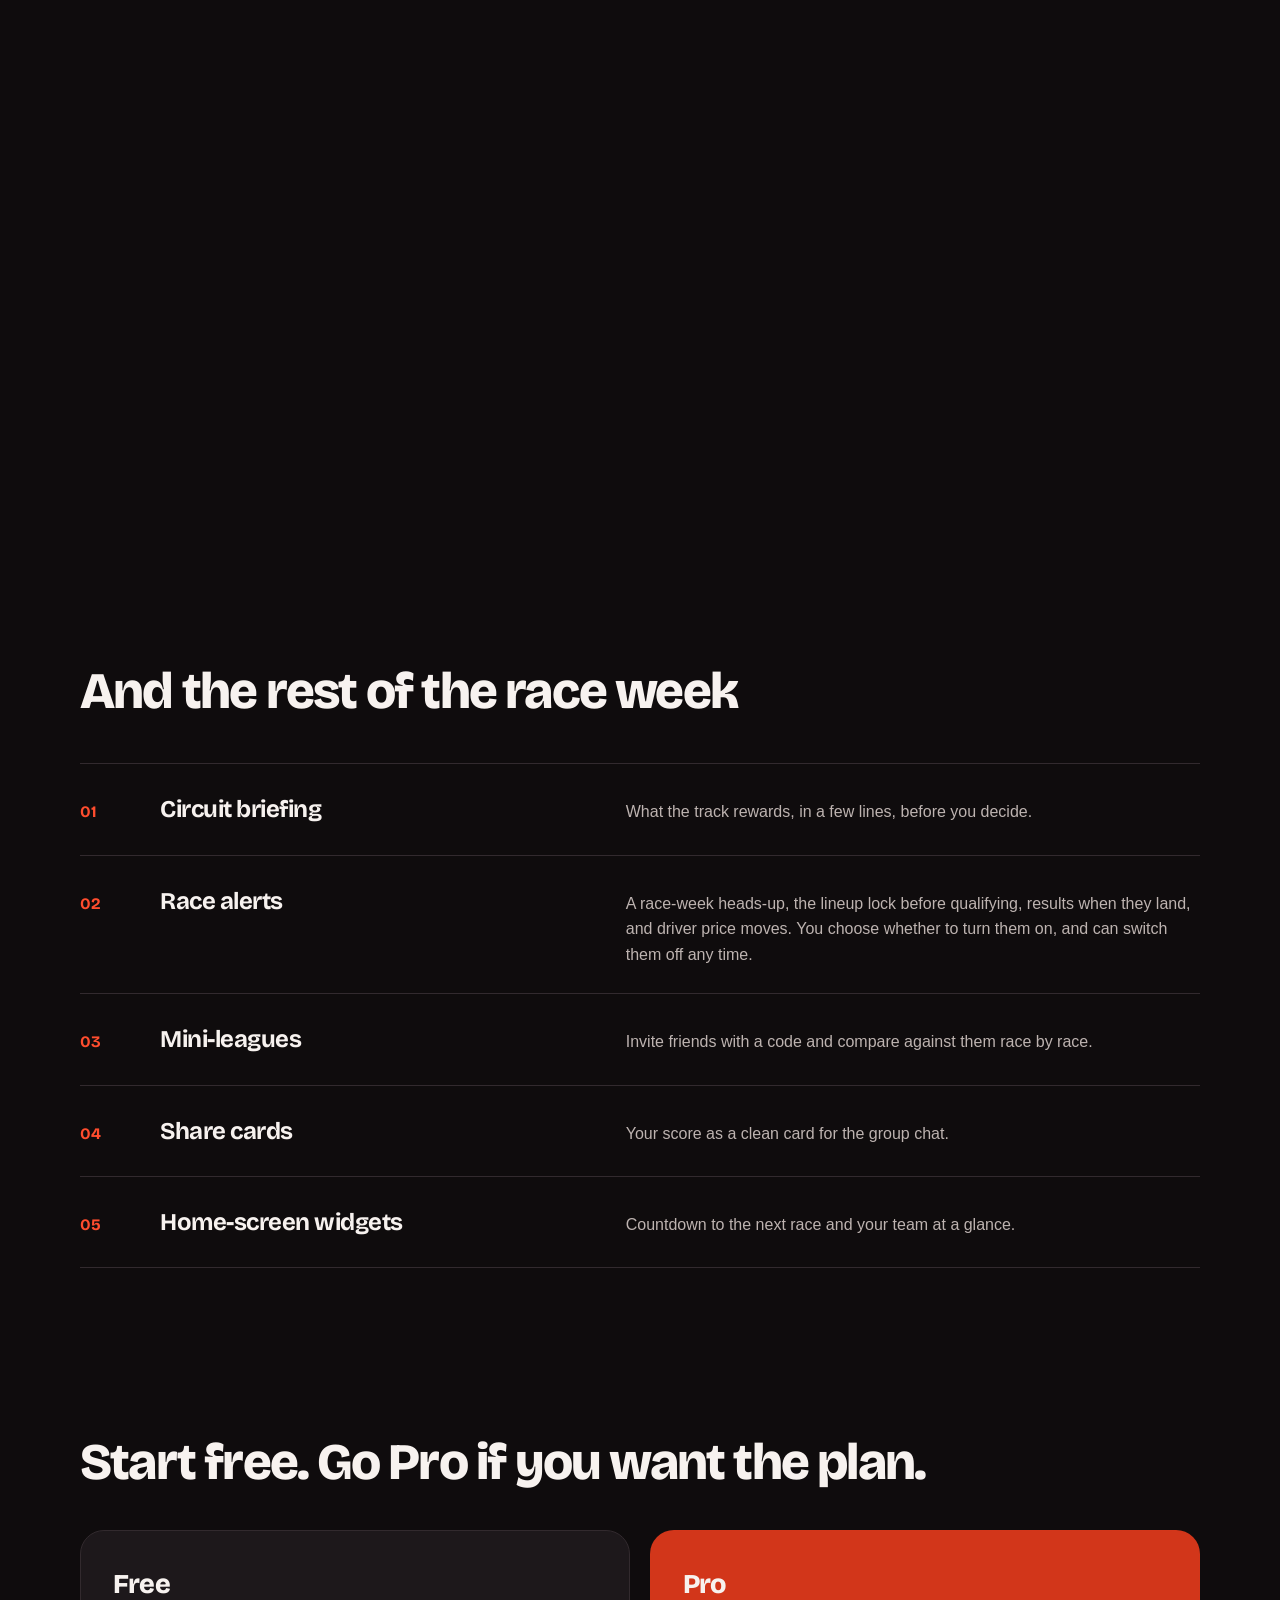
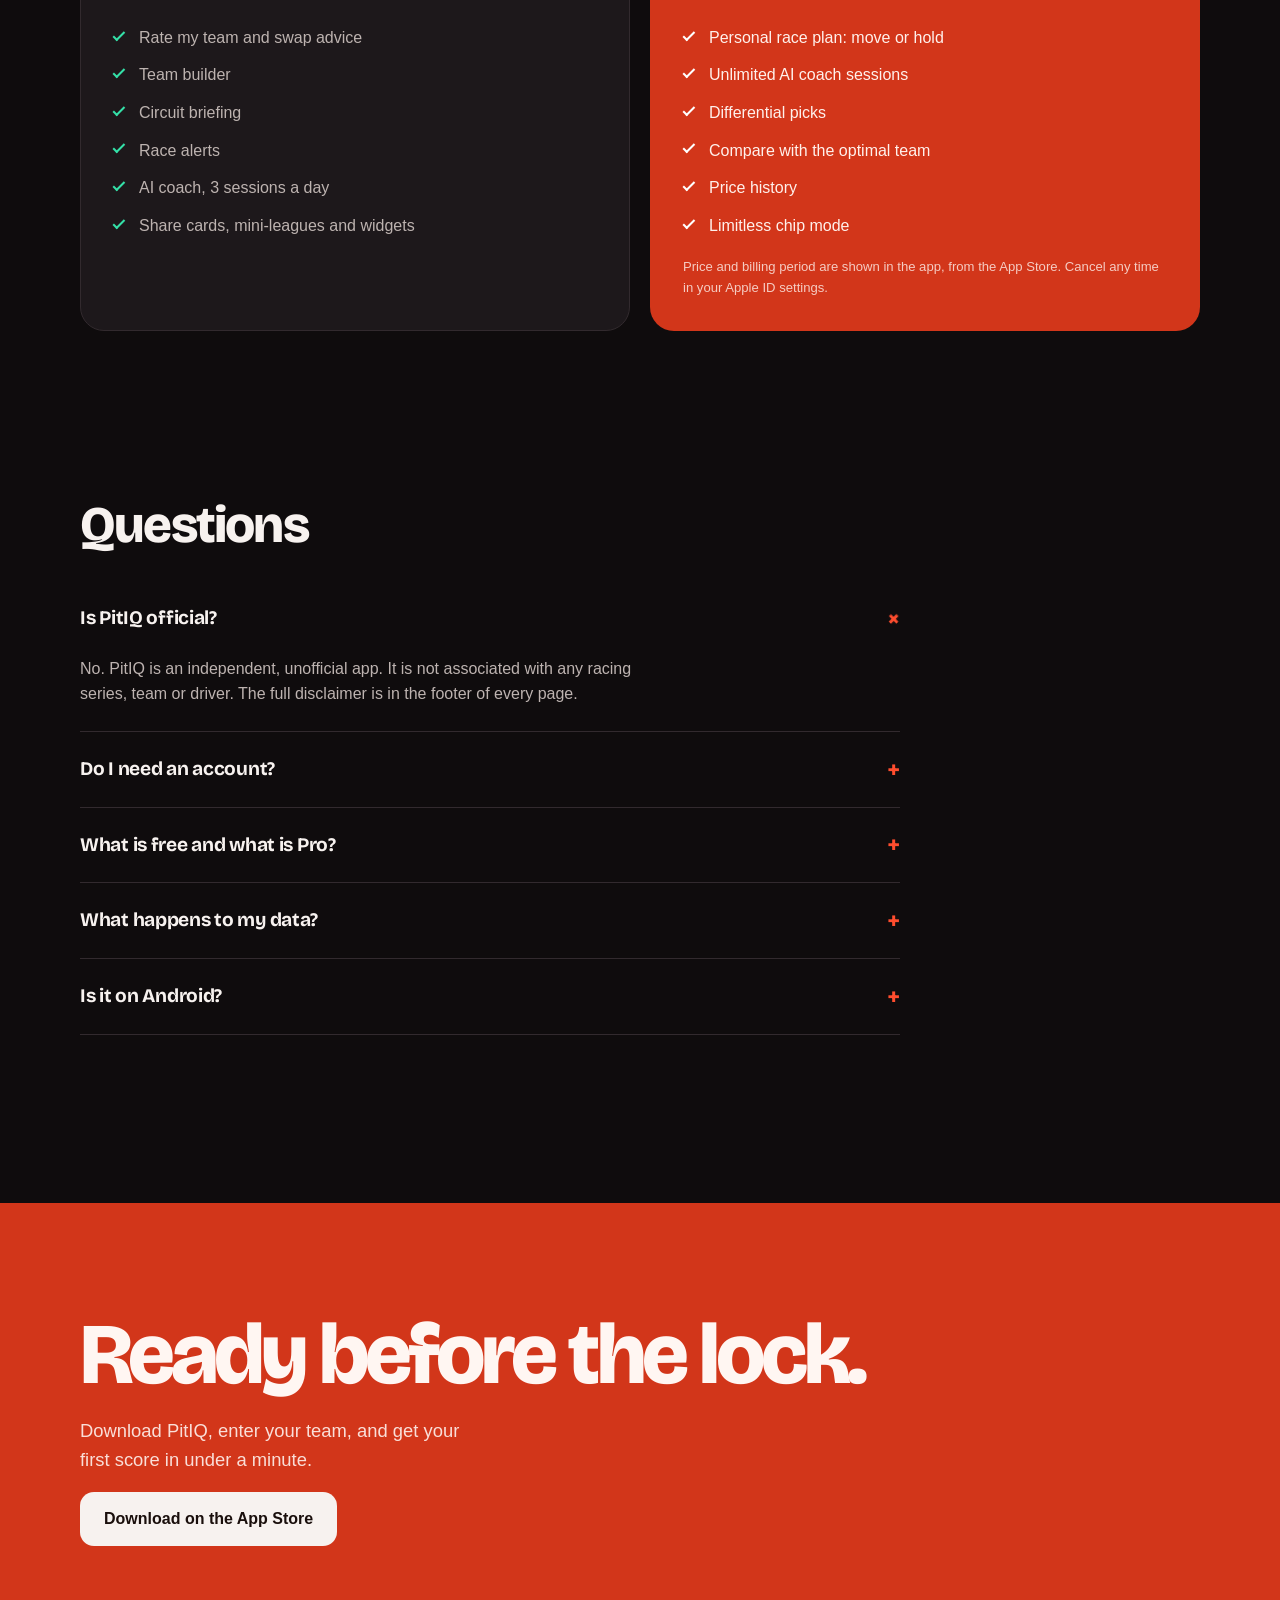
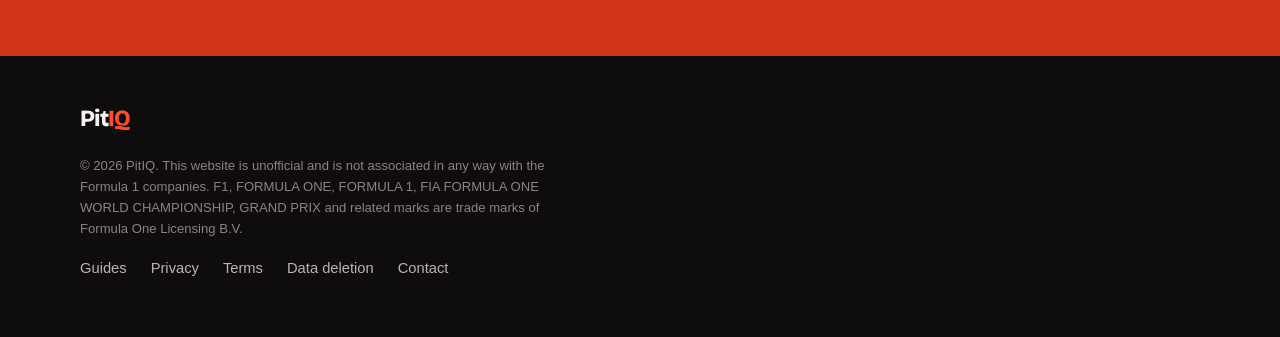
<file: fantasy-team-optimizer/index.html>
<!DOCTYPE html>
<html lang="en">
<head>
  <meta charset="UTF-8" />
  <meta name="viewport" content="width=device-width, initial-scale=1.0" />
  <title>Fantasy Team Optimizer — PitIQ</title>
  <meta name="description" content="Build the best fantasy team for your budget in seconds. Pick a strategy and the PitIQ optimizer checks every valid lineup for you." />
  <meta name="theme-color" content="#0F0C0D" />
  <link rel="canonical" href="https://pitiqapp.com/fantasy-team-optimizer/" />
  <link rel="icon" href="/favicon.png" />
  <link rel="apple-touch-icon" href="/icon.png" />
  <meta property="og:title" content="Fantasy Team Optimizer — PitIQ" />
  <meta property="og:description" content="Build the best fantasy team for your budget in seconds. Pick a strategy and the PitIQ optimizer checks every valid lineup for you." />
  <meta property="og:type" content="website" />
  <meta property="og:url" content="https://pitiqapp.com/fantasy-team-optimizer/" />
  <meta name="twitter:card" content="summary" />
  <link rel="preconnect" href="https://fonts.googleapis.com" />
  <link rel="preconnect" href="https://fonts.gstatic.com" crossorigin />
  <link href="https://fonts.googleapis.com/css2?family=Bricolage+Grotesque:opsz,wght@12..96,600;12..96,700;12..96,800&display=swap" rel="stylesheet" />
  <script type="module" crossorigin src="/assets/index-Bsyb2y04.js"></script>
  <link rel="stylesheet" crossorigin href="/assets/index-zBBckVYZ.css">
  <script type="application/ld+json">{"@context":"https://schema.org","@graph":[{"@type":"Organization","@id":"https://pitiqapp.com/#org","name":"PitIQ","url":"https://pitiqapp.com/","logo":"https://pitiqapp.com/icon.png"},{"@type":"WebPage","@id":"https://pitiqapp.com/fantasy-team-optimizer/#page","url":"https://pitiqapp.com/fantasy-team-optimizer/","name":"Fantasy Team Optimizer — PitIQ","description":"Build the best fantasy team for your budget in seconds. Pick a strategy and the PitIQ optimizer checks every valid lineup for you.","isPartOf":{"@id":"https://pitiqapp.com/#org"}},{"@type":"BreadcrumbList","itemListElement":[{"@type":"ListItem","position":1,"name":"PitIQ","item":"https://pitiqapp.com/"},{"@type":"ListItem","position":2,"name":"Guides","item":"https://pitiqapp.com/guides/"},{"@type":"ListItem","position":3,"name":"Fantasy Team Optimizer","item":"https://pitiqapp.com/fantasy-team-optimizer/"}]}]}</script>
  <noscript><style>[style*="opacity: 0"]{opacity:1!important}[style*="translateY"],[style*="translate("]{transform:none!important}.rise-mask>span{transform:none!important}</style></noscript>
</head>
<body>
  <div id="root"><header class="nav"><div class="wrap nav-in"><a class="wordmark" href="/" aria-label="PitIQ home">Pit<span>IQ</span></a><nav aria-label="Primary" class="nav-links"><a href="/#how">How it works</a><a href="/#more">More</a><a href="/#faq">FAQ</a><a href="/guides/">Guides</a></nav><a class="btn btn-sm" href="https://apps.apple.com/app/id6782202084">Get the app</a></div></header><main id="main" class="intent wrap"><nav class="crumbs" aria-label="Breadcrumb"><a href="/">PitIQ</a><span aria-hidden="true">/</span><a href="/guides/">Guides</a></nav><div class="intent-hero"><div><p class="eyebrow">Team optimizer</p><h1>Fantasy team optimizer for your budget</h1><p class="lede">The PitIQ fantasy team optimizer builds the strongest lineup your budget allows in seconds. Pick a strategy and it checks every valid lineup for you.</p><div class="cta-row"><a class="btn" href="https://apps.apple.com/app/id6782202084">Download on the App Store</a></div><p class="fine">Free to download. Some features are part of Pro. Independent, unofficial fan app.</p></div><div class="intent-phone"><div class="glow" aria-hidden="true"></div><div class="phone-wrap"><div class="phone" role="img" aria-label="Builder screen of PitIQ with sample data" style="transform:none"><div class="phone-notch" aria-hidden="true"></div><div class="phone-screen"><div class="screen"><p class="s-eyebrow">One swap</p><div class="s-swap"><div class="s-out"><small>Out</small>Albon<span>$8.0M</span></div><div class="s-arrow" style="transform:scaleX(0);transform-origin:0% 50% 0"></div><div class="s-in"><small>In</small>Hadjar<span>$7.5M</span></div></div><div class="s-card"><div class="s-row"><span class="s-dot"></span><span class="s-name">Verstappen<small>Driver</small></span><span class="s-meta">$30.0M</span><span class="s-pts">+32</span></div><div class="s-row"><span class="s-dot"></span><span class="s-name">Norris<small>Driver</small></span><span class="s-meta">$27.5M</span><span class="s-pts">+28</span></div><div class="s-row hot"><span class="s-dot"></span><span class="s-name">Hadjar<small>Driver</small></span><span class="s-meta">$7.5M</span><span class="s-pts">+14</span></div><div class="s-row"><span class="s-dot"></span><span class="s-name">Constructor A<small>Team</small></span><span class="s-meta">$24.0M</span><span class="s-pts">+41</span></div></div><p class="s-foot">Budget left $3.7M · sample data</p></div></div></div></div></div></div><div class="intent-body"><section><h2>Build from your budget</h2><p>Choose a build strategy (optimal, value or premium) and a chip mode. PitIQ checks every valid lineup of five drivers and two constructors and shows the best one. The result can be shared as a card.</p></section><section><h2>Chip modes</h2><p>The standard and wildcard modes are free. Limitless mode removes the budget cap so you can see the true best team, and is part of Pro.</p></section><section><h2>Compare with the optimum</h2><p>With Pro you can also compare your own team with the optimal one and see exactly which swaps would add the most.</p></section></div><aside class="intent-related" aria-label="Related guides"><h2>Keep going</h2><ul><li><a href="/fantasy-chip-strategy/">Fantasy chip strategy</a><span>Track the chips you have left and see their effect.</span></li><li><a href="/fantasy-team-rating/">Fantasy team rating</a><span>A 0 to 100 score for your lineup, with the reasons.</span></li><li><a href="/guides/">All guides</a><span>Every PitIQ guide in one place.</span></li></ul></aside></main><footer class="footer"><div class="wrap footer-in"><a class="wordmark" href="/" aria-label="PitIQ home">Pit<span>IQ</span></a><p class="fine">© 2026 PitIQ. <!-- -->This website is unofficial and is not associated in any way with the Formula 1 companies. F1, FORMULA ONE, FORMULA 1, FIA FORMULA ONE WORLD CHAMPIONSHIP, GRAND PRIX and related marks are trade marks of Formula One Licensing B.V.</p><nav aria-label="Legal"><a href="/guides/">Guides</a><a href="/privacy.html">Privacy</a><a href="/terms.html">Terms</a><a href="/data-deletion.html">Data deletion</a><a href="mailto:tozankayra4@gmail.com">Contact</a></nav></div></footer></div>
</body>
</html>
</file>
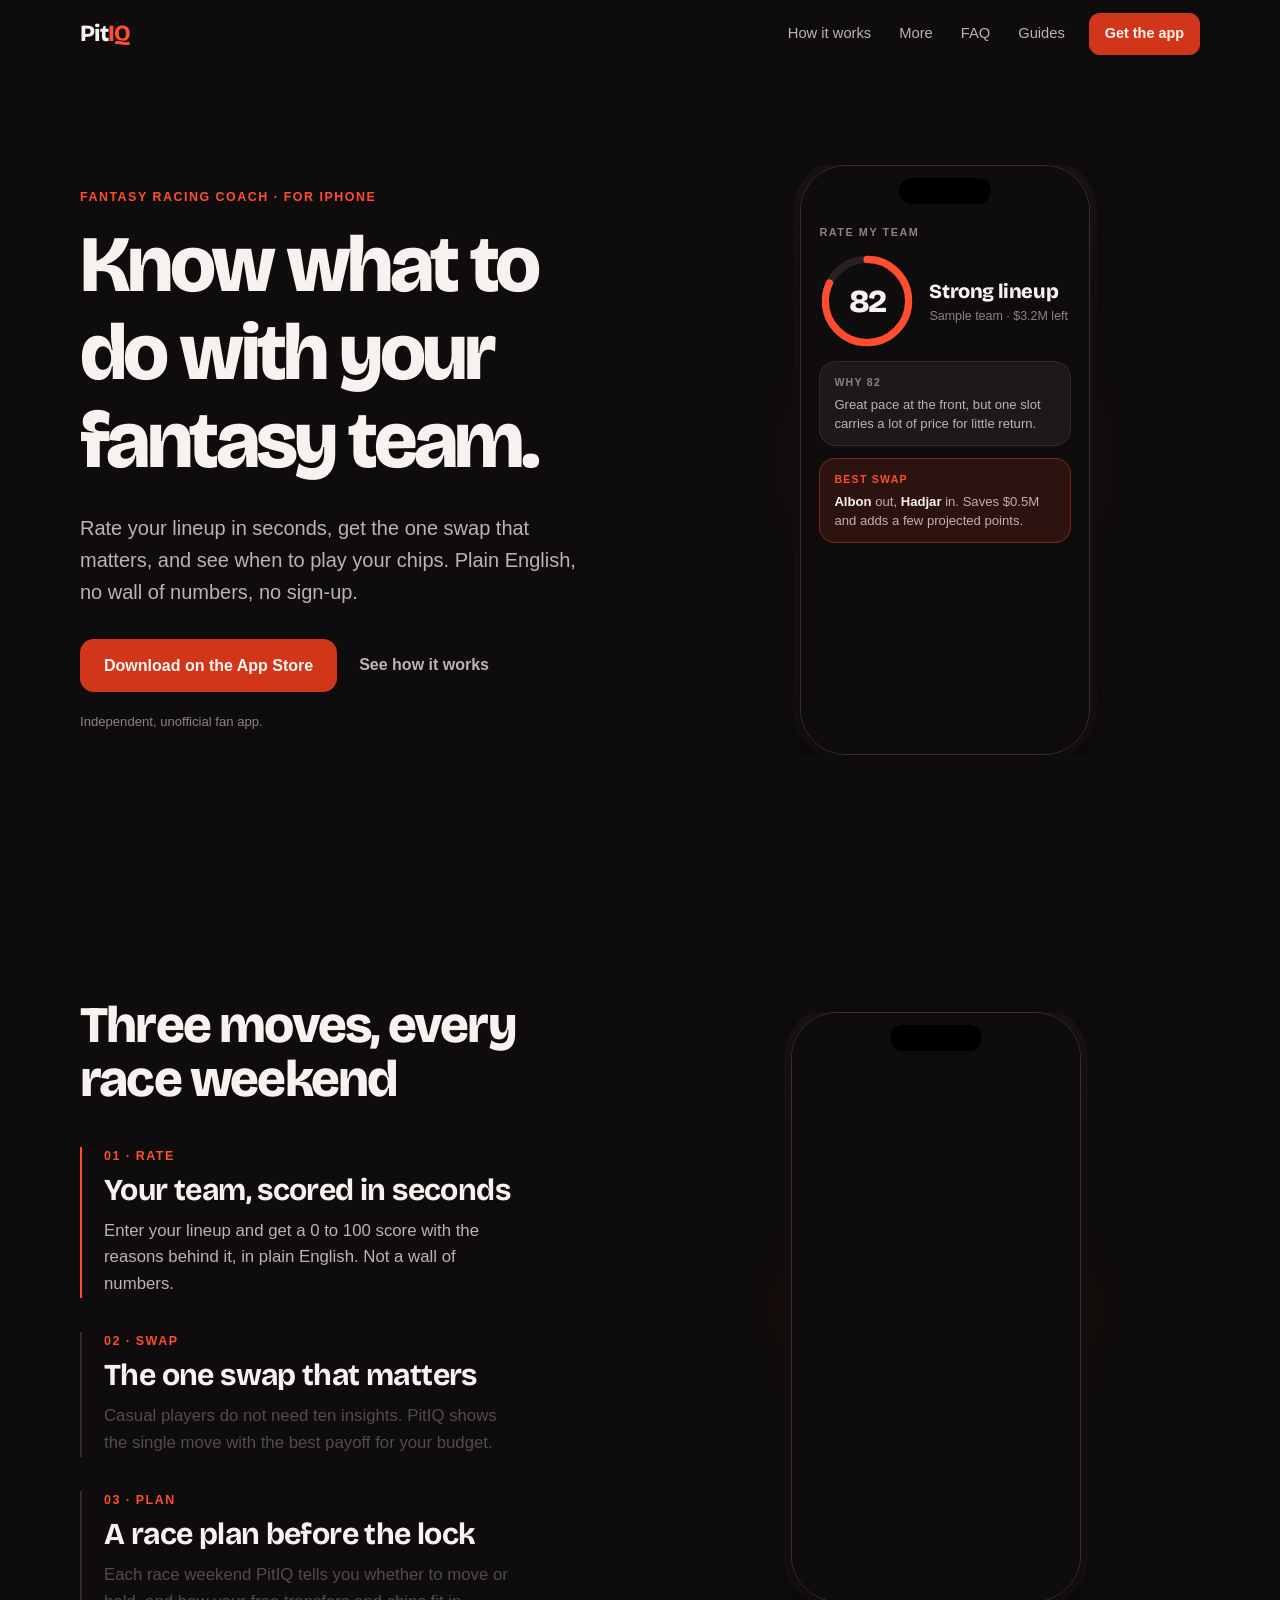
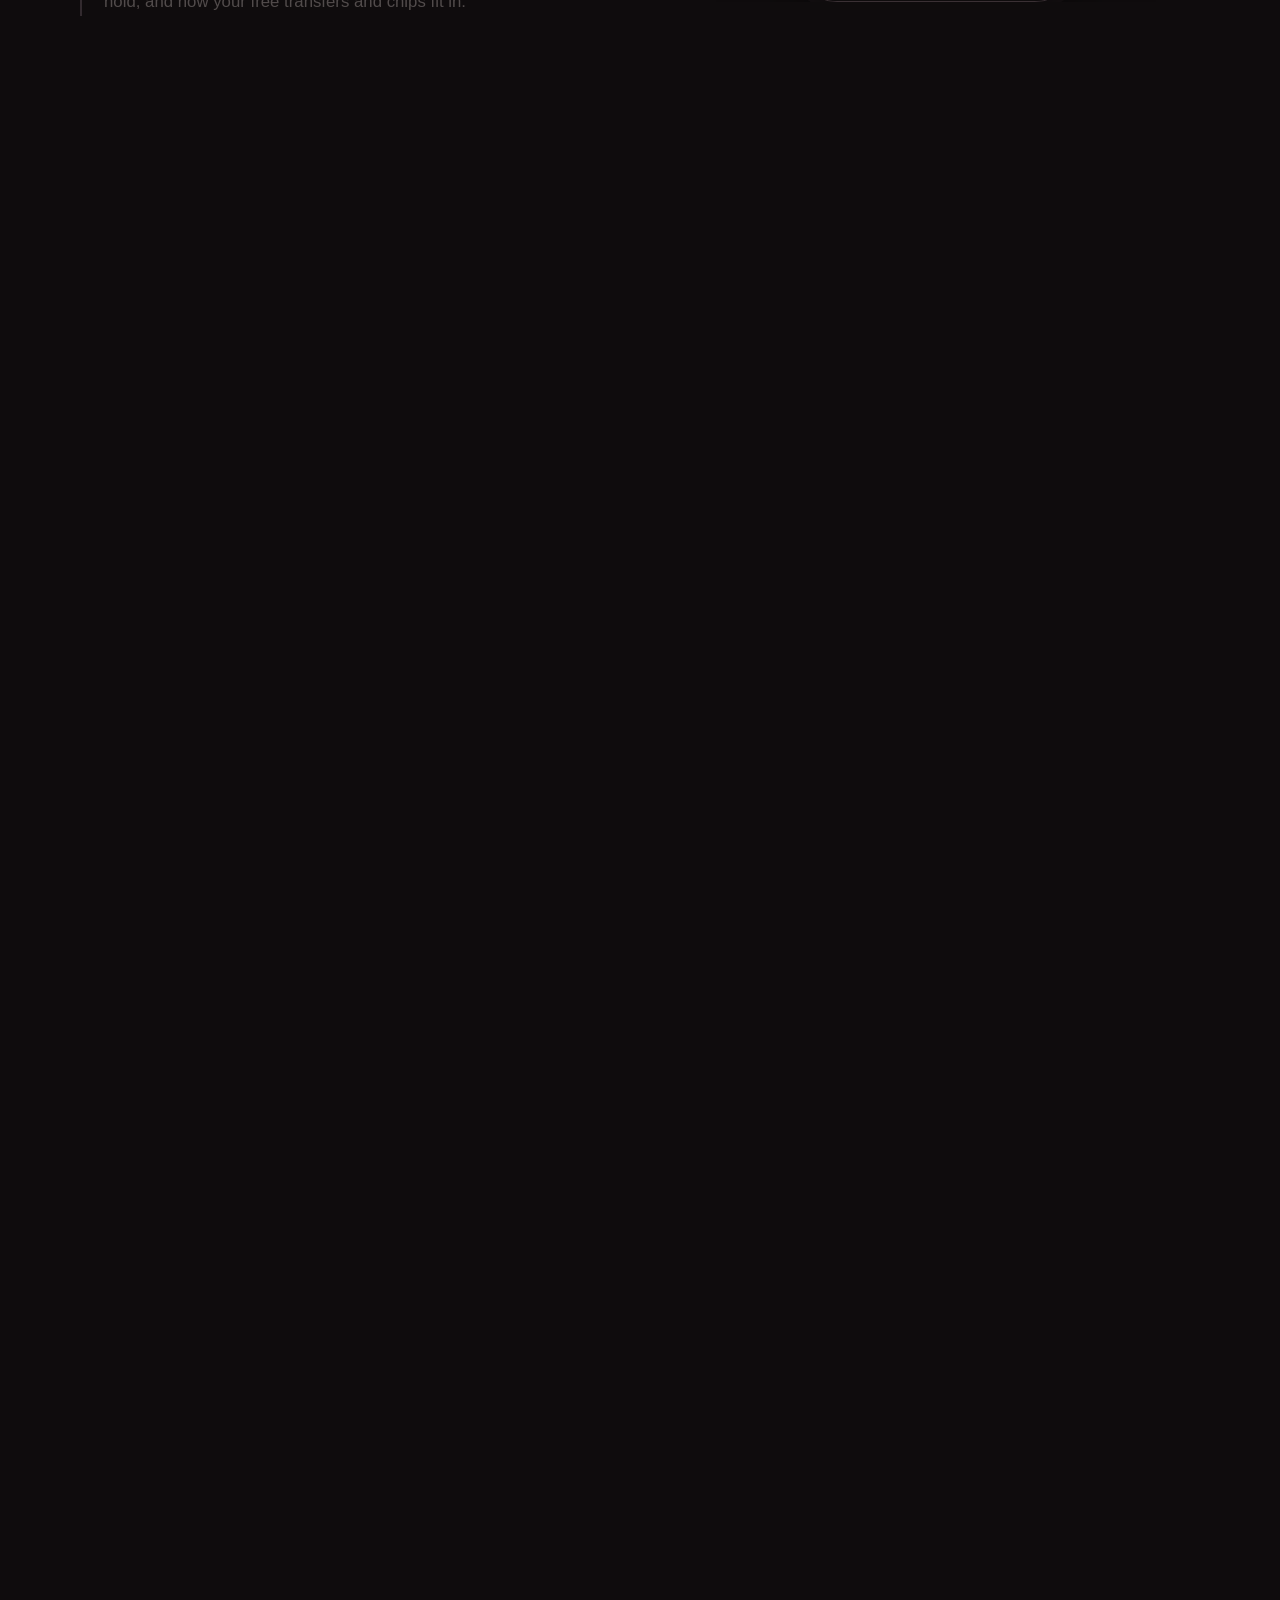
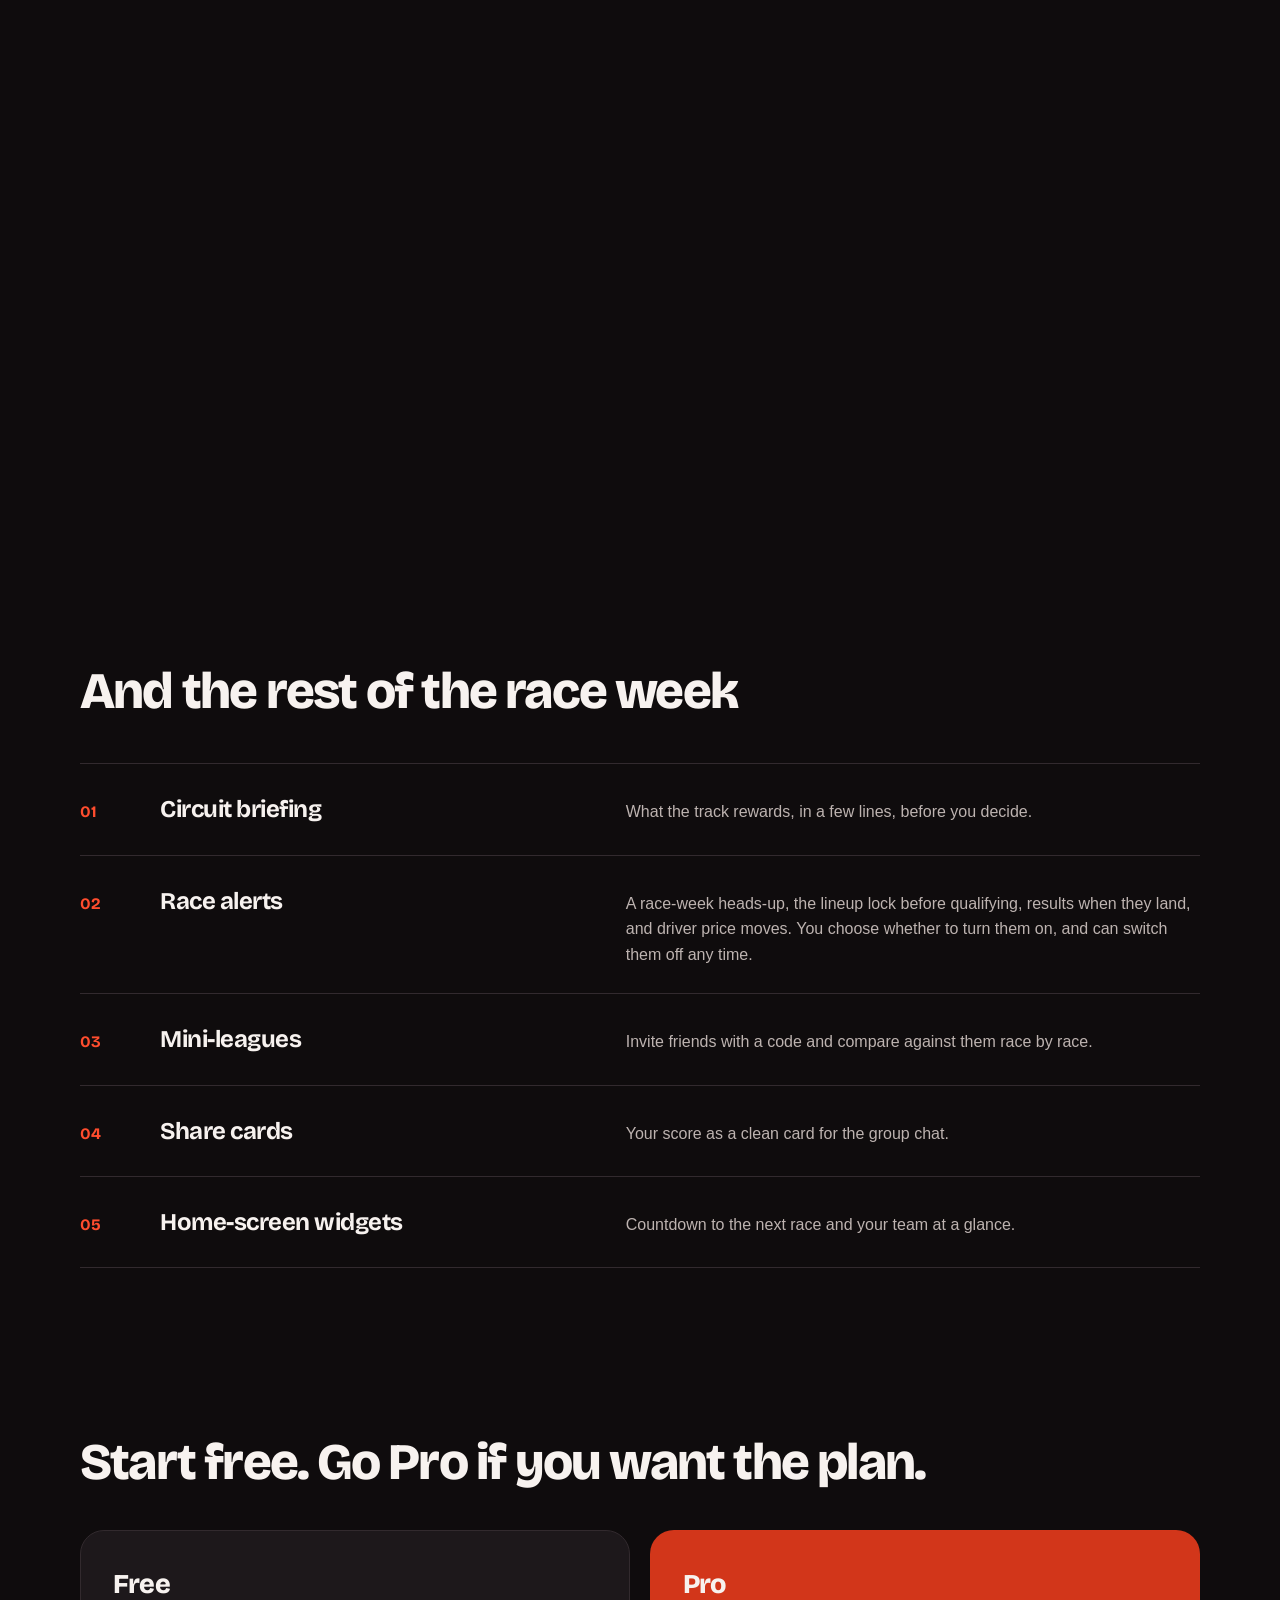
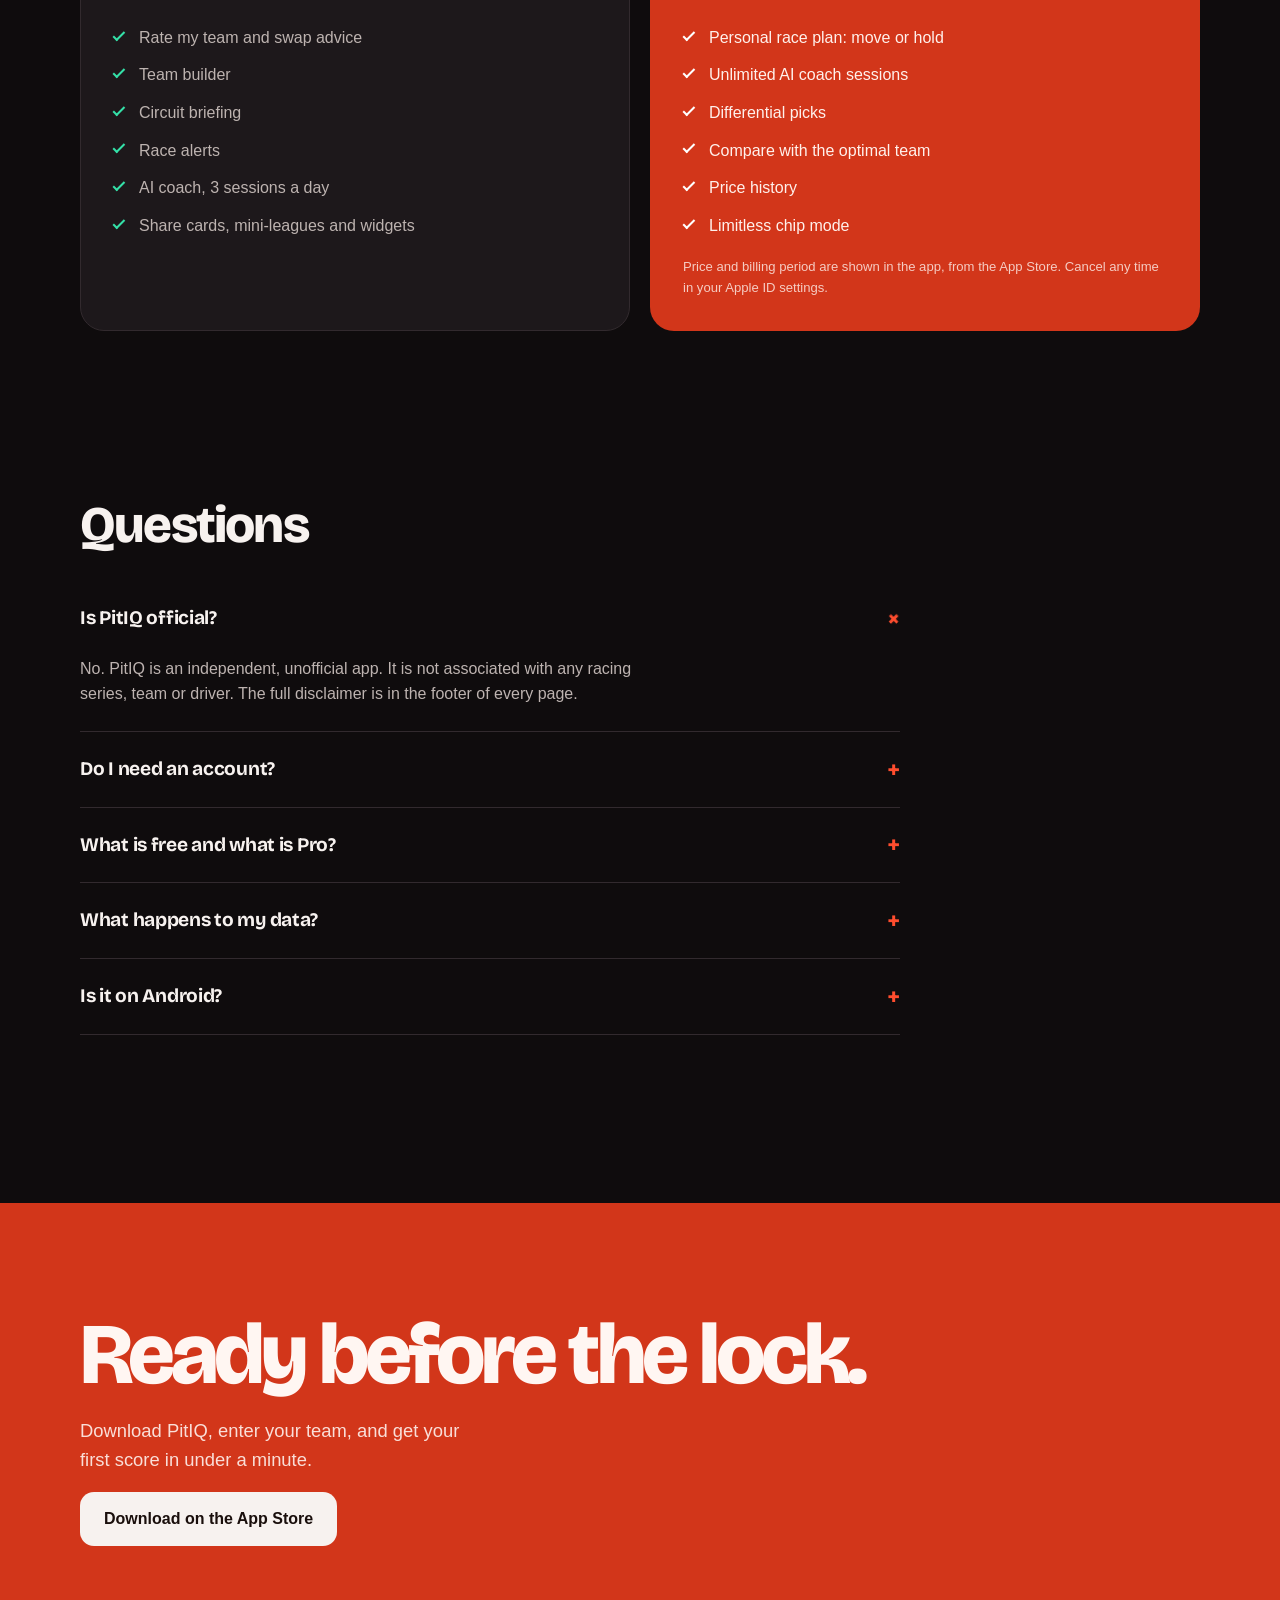
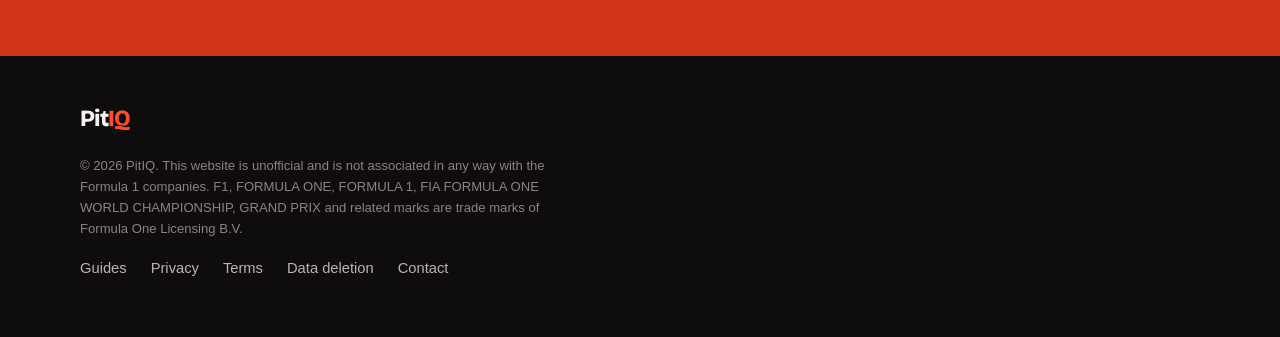
<file: fantasy-team-rating/index.html>
<!DOCTYPE html>
<html lang="en">
<head>
  <meta charset="UTF-8" />
  <meta name="viewport" content="width=device-width, initial-scale=1.0" />
  <title>Fantasy Team Rating — PitIQ</title>
  <meta name="description" content="Rate your fantasy team from 0 to 100 and see why. PitIQ explains the score in plain English and shows the one swap with the best payoff." />
  <meta name="theme-color" content="#0F0C0D" />
  <link rel="canonical" href="https://pitiqapp.com/fantasy-team-rating/" />
  <link rel="icon" href="/favicon.png" />
  <link rel="apple-touch-icon" href="/icon.png" />
  <meta property="og:title" content="Fantasy Team Rating — PitIQ" />
  <meta property="og:description" content="Rate your fantasy team from 0 to 100 and see why. PitIQ explains the score in plain English and shows the one swap with the best payoff." />
  <meta property="og:type" content="website" />
  <meta property="og:url" content="https://pitiqapp.com/fantasy-team-rating/" />
  <meta name="twitter:card" content="summary" />
  <link rel="preconnect" href="https://fonts.googleapis.com" />
  <link rel="preconnect" href="https://fonts.gstatic.com" crossorigin />
  <link href="https://fonts.googleapis.com/css2?family=Bricolage+Grotesque:opsz,wght@12..96,600;12..96,700;12..96,800&display=swap" rel="stylesheet" />
  <script type="module" crossorigin src="/assets/index-Bsyb2y04.js"></script>
  <link rel="stylesheet" crossorigin href="/assets/index-zBBckVYZ.css">
  <script type="application/ld+json">{"@context":"https://schema.org","@graph":[{"@type":"Organization","@id":"https://pitiqapp.com/#org","name":"PitIQ","url":"https://pitiqapp.com/","logo":"https://pitiqapp.com/icon.png"},{"@type":"WebPage","@id":"https://pitiqapp.com/fantasy-team-rating/#page","url":"https://pitiqapp.com/fantasy-team-rating/","name":"Fantasy Team Rating — PitIQ","description":"Rate your fantasy team from 0 to 100 and see why. PitIQ explains the score in plain English and shows the one swap with the best payoff.","isPartOf":{"@id":"https://pitiqapp.com/#org"}},{"@type":"BreadcrumbList","itemListElement":[{"@type":"ListItem","position":1,"name":"PitIQ","item":"https://pitiqapp.com/"},{"@type":"ListItem","position":2,"name":"Guides","item":"https://pitiqapp.com/guides/"},{"@type":"ListItem","position":3,"name":"Fantasy Team Rating","item":"https://pitiqapp.com/fantasy-team-rating/"}]}]}</script>
  <noscript><style>[style*="opacity: 0"]{opacity:1!important}[style*="translateY"],[style*="translate("]{transform:none!important}.rise-mask>span{transform:none!important}</style></noscript>
</head>
<body>
  <div id="root"><header class="nav"><div class="wrap nav-in"><a class="wordmark" href="/" aria-label="PitIQ home">Pit<span>IQ</span></a><nav aria-label="Primary" class="nav-links"><a href="/#how">How it works</a><a href="/#more">More</a><a href="/#faq">FAQ</a><a href="/guides/">Guides</a></nav><a class="btn btn-sm" href="https://apps.apple.com/app/id6782202084">Get the app</a></div></header><main id="main" class="intent wrap"><nav class="crumbs" aria-label="Breadcrumb"><a href="/">PitIQ</a><span aria-hidden="true">/</span><a href="/guides/">Guides</a></nav><div class="intent-hero"><div><p class="eyebrow">Team rating</p><h1>Fantasy team rating, in plain English</h1><p class="lede">PitIQ gives your fantasy team a rating from 0 to 100 and tells you why, so you know whether your lineup is strong before the lock.</p><div class="cta-row"><a class="btn" href="https://apps.apple.com/app/id6782202084">Download on the App Store</a></div><p class="fine">Free to download. Some features are part of Pro. Independent, unofficial fan app.</p></div><div class="intent-phone"><div class="glow" aria-hidden="true"></div><div class="phone-wrap"><div class="phone" role="img" aria-label="Rate my team screen of PitIQ with sample data" style="transform:none"><div class="phone-notch" aria-hidden="true"></div><div class="phone-screen"><div class="screen"><p class="s-eyebrow">Rate my team</p><div class="s-score"><div class="ring" aria-hidden="true"><svg viewBox="0 0 120 120"><circle cx="60" cy="60" r="52" class="ring-track"></circle><circle cx="60" cy="60" r="52" class="ring-fill" stroke-dasharray="326.7256359733385" stroke-dashoffset="326.7256359733385" transform="rotate(-90 60 60)"></circle></svg><span class="ring-num">0</span></div><div><p class="s-verdict">Strong lineup</p><p class="s-sub">Sample team · $3.2M left</p></div></div><div class="s-card"><p class="s-label">Why 82</p><p class="s-text">Great pace at the front, but one slot carries a lot of price for little return.</p></div><div class="s-note" style="opacity:0;transform:translateY(10px)"><p class="s-label">Best swap</p><p class="s-text"><b>Albon</b> out, <b>Hadjar</b> in. Saves $0.5M and adds a few projected points.</p></div></div></div></div></div></div></div><div class="intent-body"><section><h2>What you get</h2><p>A score, the reasons behind it, and the single swap that would help most. Not a table of statistics: a short explanation you can act on in a minute.</p></section><section><h2>How it works</h2><p>Enter your drivers and constructors and your budget. PitIQ scores the lineup, points out what is carrying it and what is holding it back, and suggests the best move for the money you have left.</p></section><section><h2>What is free</h2><p>Rating your team and the swap advice are free, and you can share the result as a card. No sign-up is needed to try it.</p></section></div><aside class="intent-related" aria-label="Related guides"><h2>Keep going</h2><ul><li><a href="/fantasy-transfer-advisor/">Fantasy transfer advisor</a><span>The one swap that matters, and a race plan with Pro.</span></li><li><a href="/fantasy-team-optimizer/">Fantasy team optimizer</a><span>The strongest team your budget allows, in seconds.</span></li><li><a href="/guides/">All guides</a><span>Every PitIQ guide in one place.</span></li></ul></aside></main><footer class="footer"><div class="wrap footer-in"><a class="wordmark" href="/" aria-label="PitIQ home">Pit<span>IQ</span></a><p class="fine">© 2026 PitIQ. <!-- -->This website is unofficial and is not associated in any way with the Formula 1 companies. F1, FORMULA ONE, FORMULA 1, FIA FORMULA ONE WORLD CHAMPIONSHIP, GRAND PRIX and related marks are trade marks of Formula One Licensing B.V.</p><nav aria-label="Legal"><a href="/guides/">Guides</a><a href="/privacy.html">Privacy</a><a href="/terms.html">Terms</a><a href="/data-deletion.html">Data deletion</a><a href="mailto:tozankayra4@gmail.com">Contact</a></nav></div></footer></div>
</body>
</html>
</file>
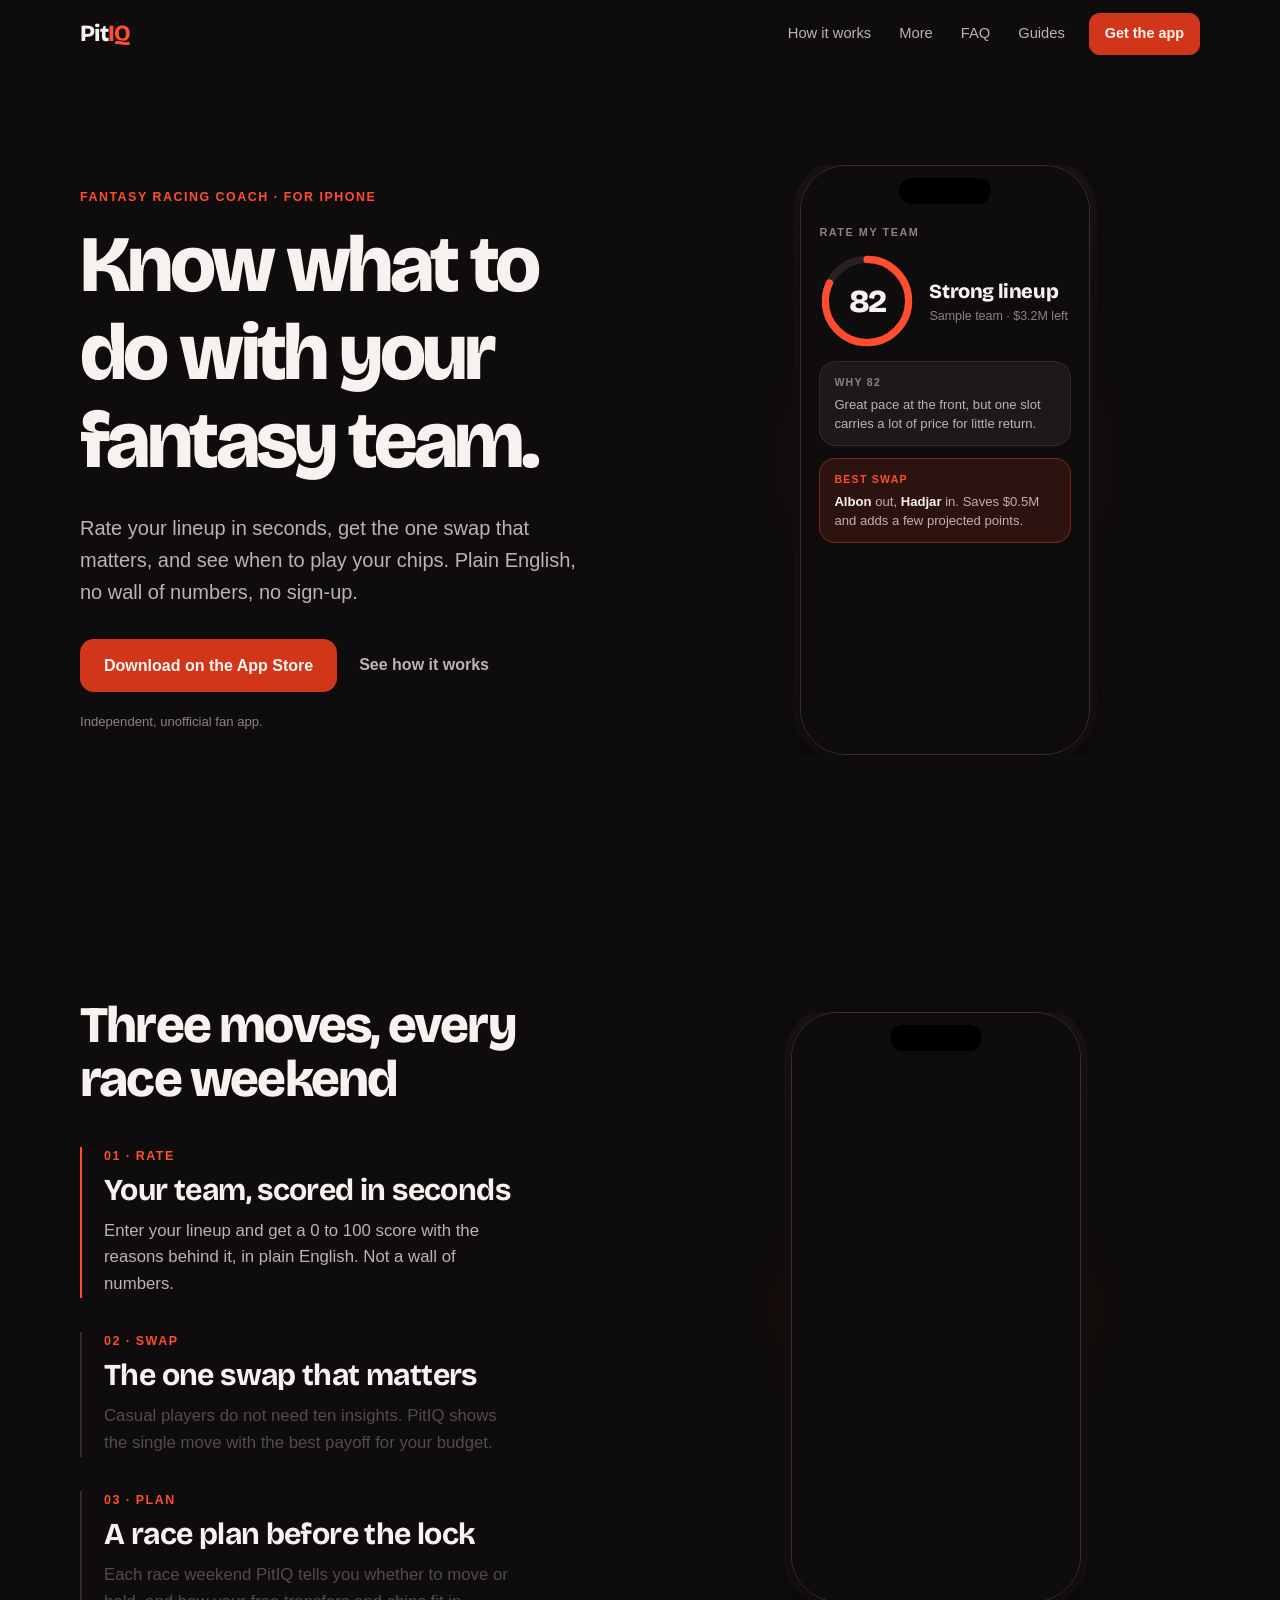
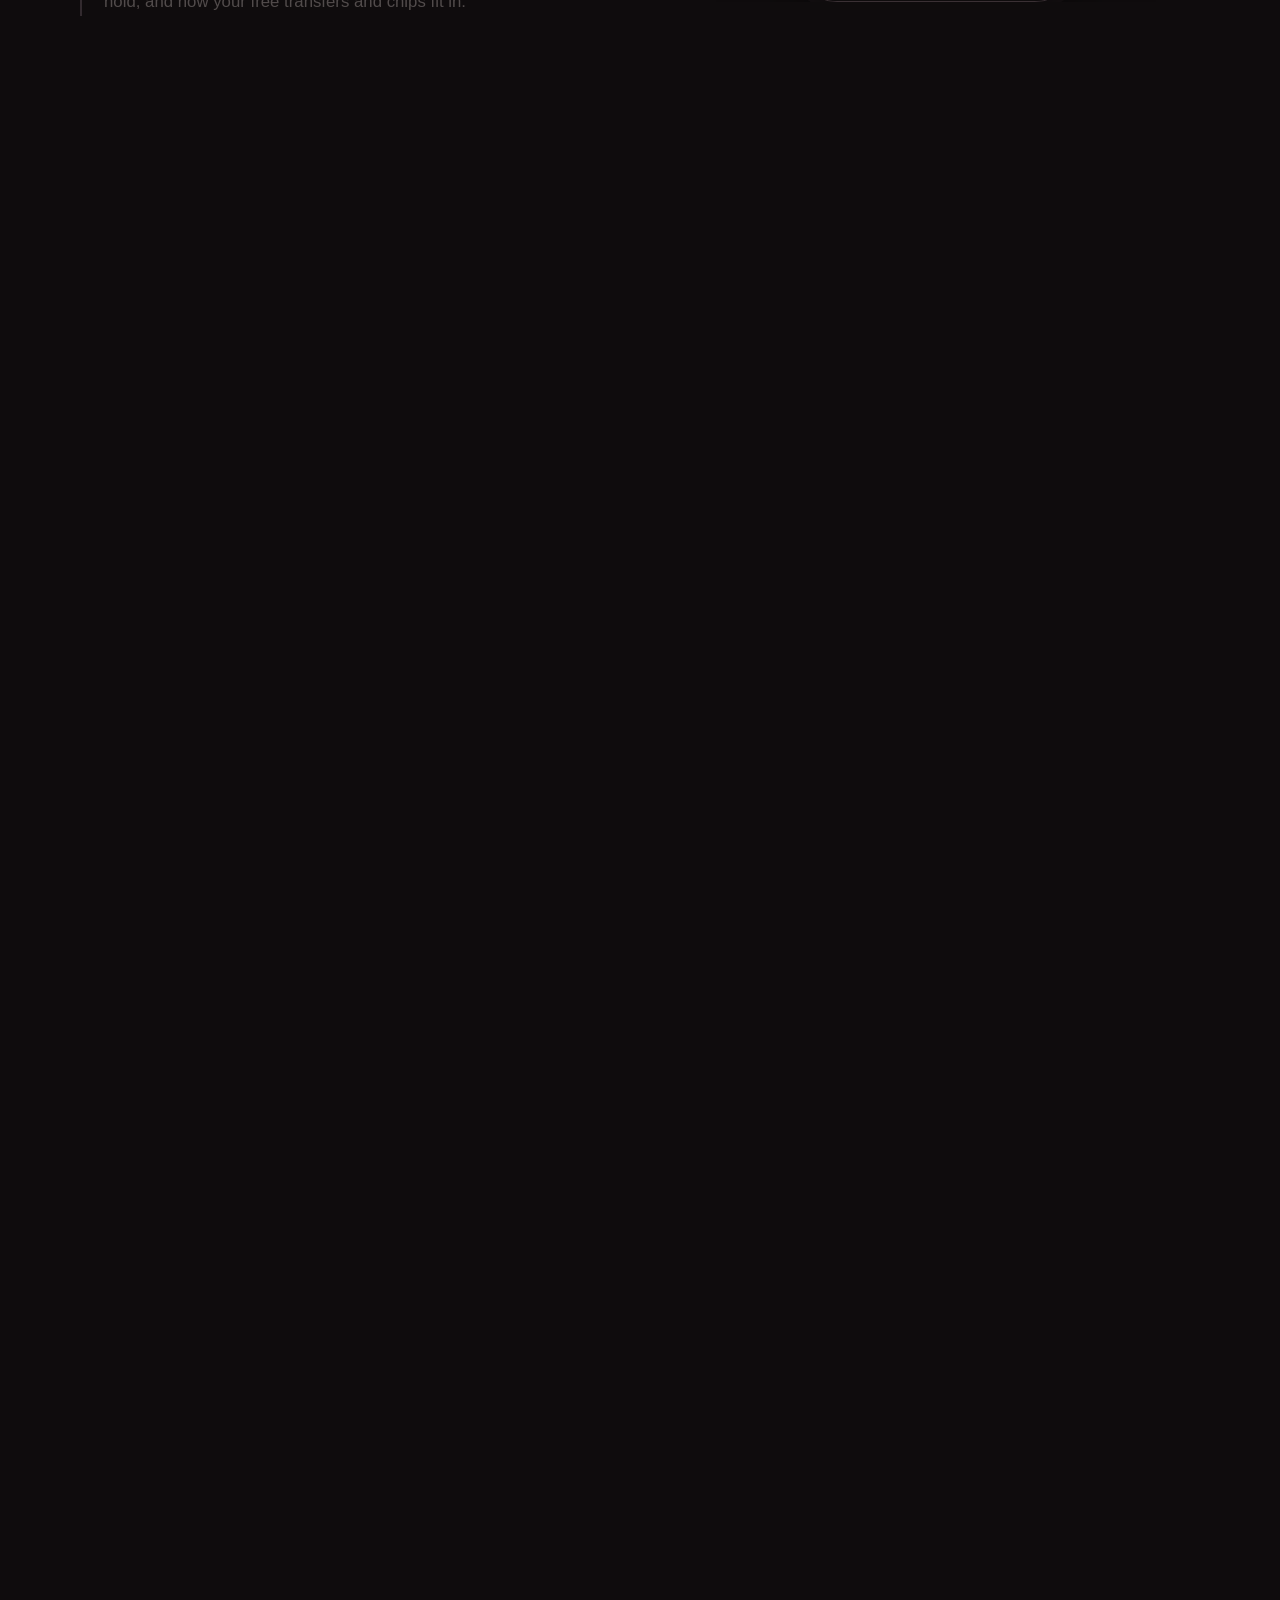
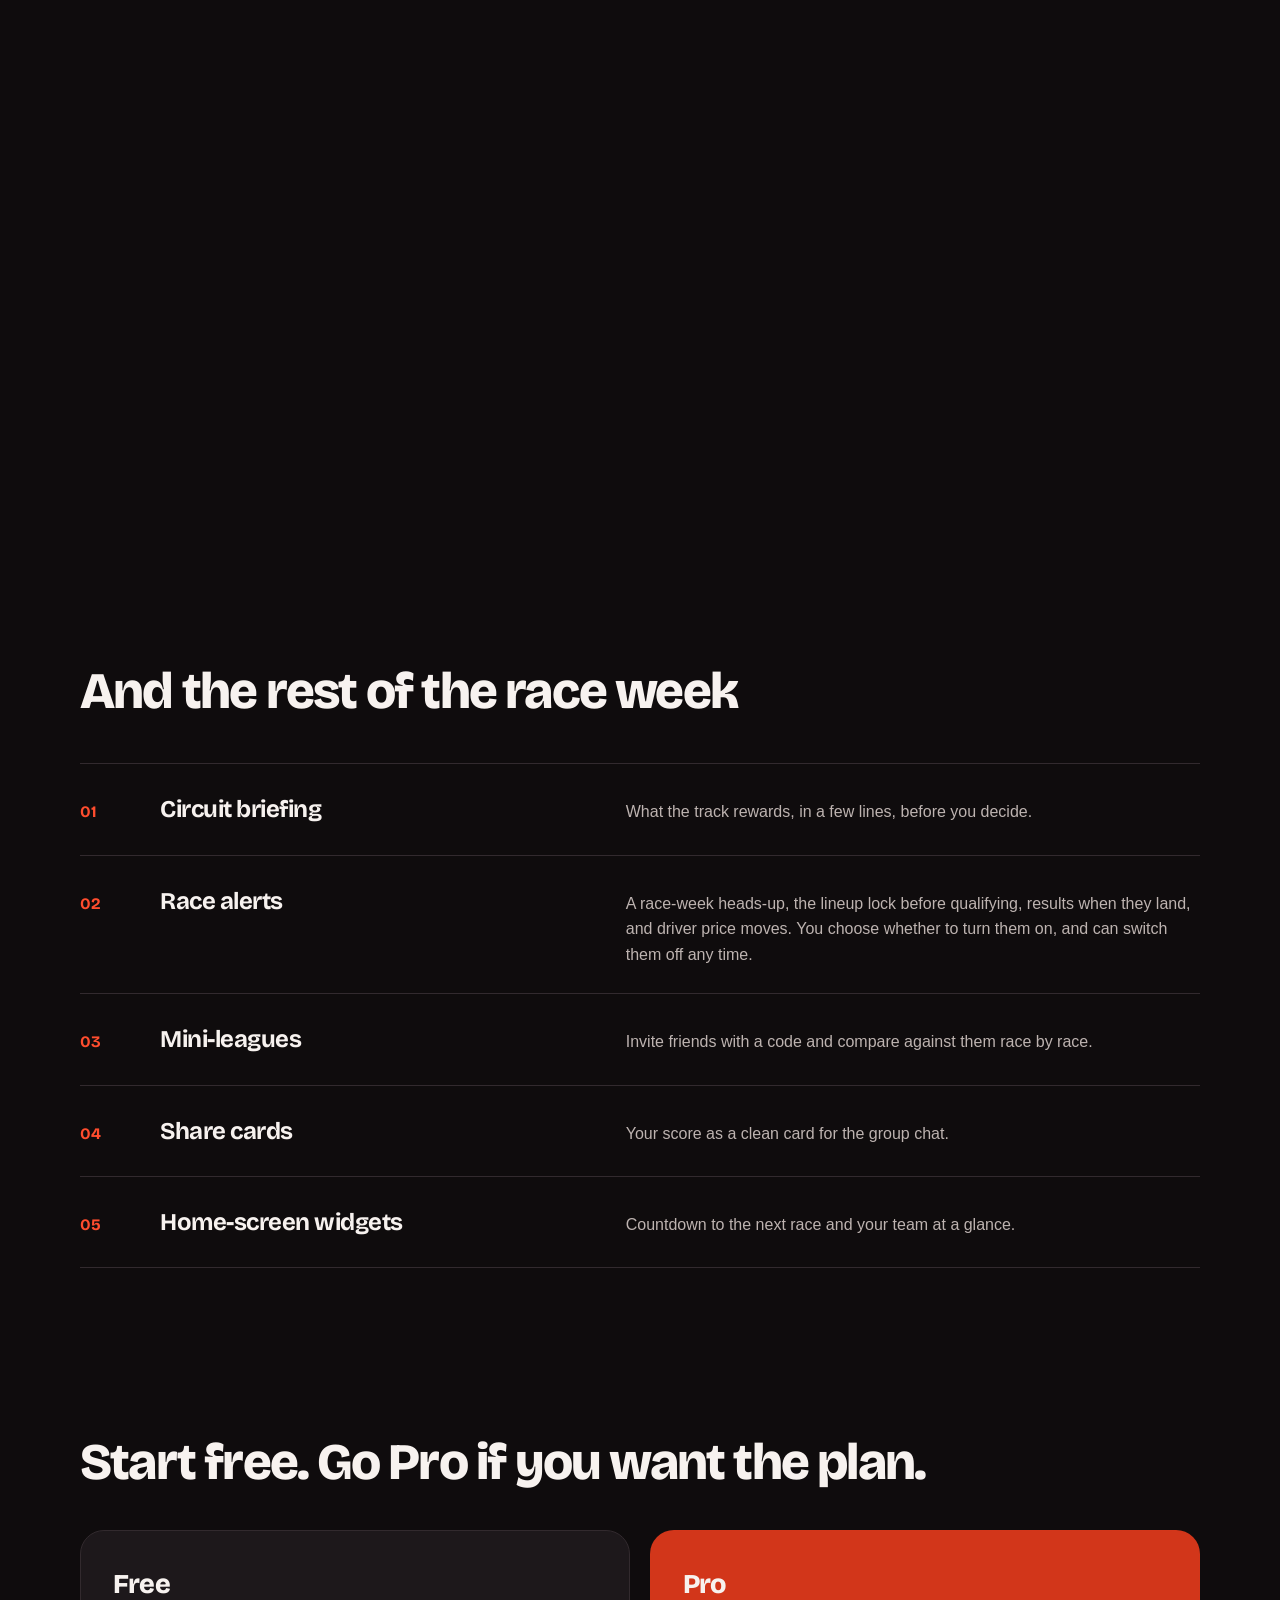
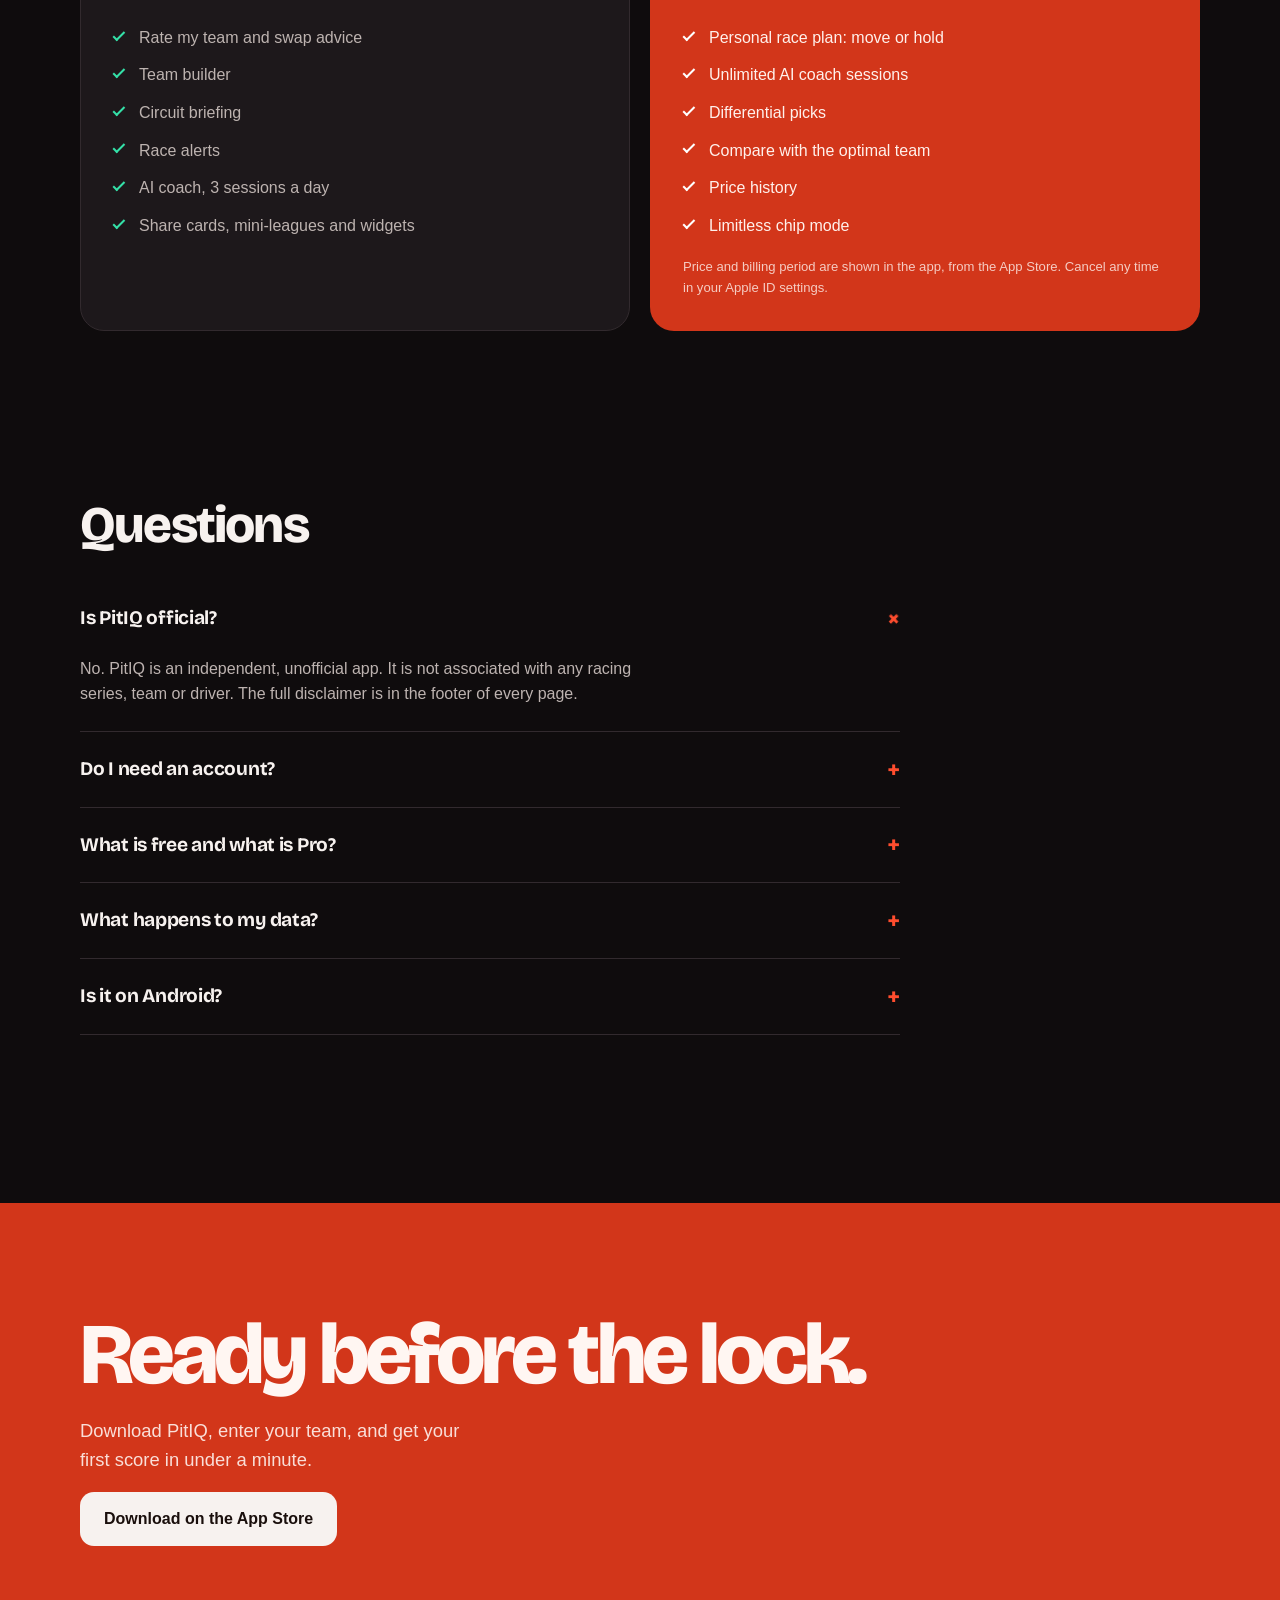
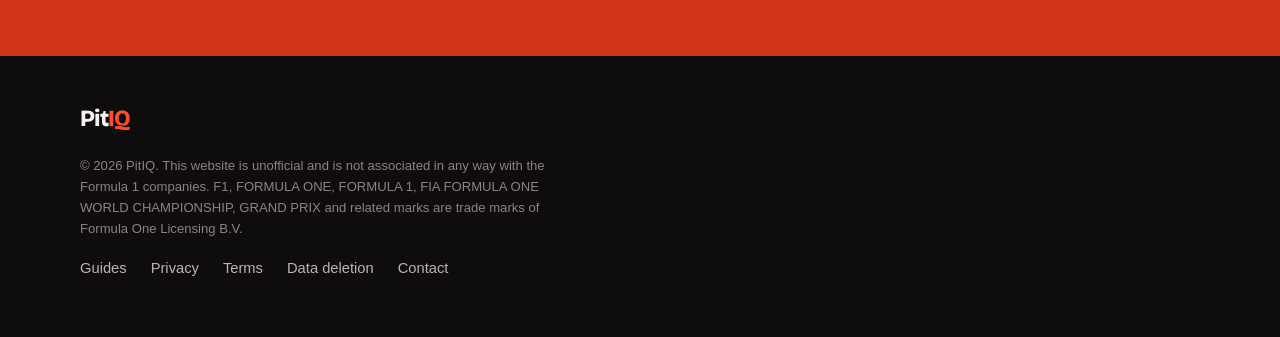
<file: fantasy-transfer-advisor/index.html>
<!DOCTYPE html>
<html lang="en">
<head>
  <meta charset="UTF-8" />
  <meta name="viewport" content="width=device-width, initial-scale=1.0" />
  <title>Fantasy Transfer Advisor — PitIQ</title>
  <meta name="description" content="Not sure who to swap? PitIQ is a fantasy transfer advisor that shows the one move that matters and, with Pro, a race plan: move or hold." />
  <meta name="theme-color" content="#0F0C0D" />
  <link rel="canonical" href="https://pitiqapp.com/fantasy-transfer-advisor/" />
  <link rel="icon" href="/favicon.png" />
  <link rel="apple-touch-icon" href="/icon.png" />
  <meta property="og:title" content="Fantasy Transfer Advisor — PitIQ" />
  <meta property="og:description" content="Not sure who to swap? PitIQ is a fantasy transfer advisor that shows the one move that matters and, with Pro, a race plan: move or hold." />
  <meta property="og:type" content="website" />
  <meta property="og:url" content="https://pitiqapp.com/fantasy-transfer-advisor/" />
  <meta name="twitter:card" content="summary" />
  <link rel="preconnect" href="https://fonts.googleapis.com" />
  <link rel="preconnect" href="https://fonts.gstatic.com" crossorigin />
  <link href="https://fonts.googleapis.com/css2?family=Bricolage+Grotesque:opsz,wght@12..96,600;12..96,700;12..96,800&display=swap" rel="stylesheet" />
  <script type="module" crossorigin src="/assets/index-Bsyb2y04.js"></script>
  <link rel="stylesheet" crossorigin href="/assets/index-zBBckVYZ.css">
  <script type="application/ld+json">{"@context":"https://schema.org","@graph":[{"@type":"Organization","@id":"https://pitiqapp.com/#org","name":"PitIQ","url":"https://pitiqapp.com/","logo":"https://pitiqapp.com/icon.png"},{"@type":"WebPage","@id":"https://pitiqapp.com/fantasy-transfer-advisor/#page","url":"https://pitiqapp.com/fantasy-transfer-advisor/","name":"Fantasy Transfer Advisor — PitIQ","description":"Not sure who to swap? PitIQ is a fantasy transfer advisor that shows the one move that matters and, with Pro, a race plan: move or hold.","isPartOf":{"@id":"https://pitiqapp.com/#org"}},{"@type":"BreadcrumbList","itemListElement":[{"@type":"ListItem","position":1,"name":"PitIQ","item":"https://pitiqapp.com/"},{"@type":"ListItem","position":2,"name":"Guides","item":"https://pitiqapp.com/guides/"},{"@type":"ListItem","position":3,"name":"Fantasy Transfer Advisor","item":"https://pitiqapp.com/fantasy-transfer-advisor/"}]}]}</script>
  <noscript><style>[style*="opacity: 0"]{opacity:1!important}[style*="translateY"],[style*="translate("]{transform:none!important}.rise-mask>span{transform:none!important}</style></noscript>
</head>
<body>
  <div id="root"><header class="nav"><div class="wrap nav-in"><a class="wordmark" href="/" aria-label="PitIQ home">Pit<span>IQ</span></a><nav aria-label="Primary" class="nav-links"><a href="/#how">How it works</a><a href="/#more">More</a><a href="/#faq">FAQ</a><a href="/guides/">Guides</a></nav><a class="btn btn-sm" href="https://apps.apple.com/app/id6782202084">Get the app</a></div></header><main id="main" class="intent wrap"><nav class="crumbs" aria-label="Breadcrumb"><a href="/">PitIQ</a><span aria-hidden="true">/</span><a href="/guides/">Guides</a></nav><div class="intent-hero"><div><p class="eyebrow">Transfer advisor</p><h1>Fantasy transfer advisor: the one swap that matters</h1><p class="lede">PitIQ is a fantasy transfer advisor for people who do not want ten insights. It shows the single move with the best payoff for your budget.</p><div class="cta-row"><a class="btn" href="https://apps.apple.com/app/id6782202084">Download on the App Store</a></div><p class="fine">Free to download. Some features are part of Pro. Independent, unofficial fan app.</p></div><div class="intent-phone"><div class="glow" aria-hidden="true"></div><div class="phone-wrap"><div class="phone" role="img" aria-label="One swap screen of PitIQ with sample data" style="transform:none"><div class="phone-notch" aria-hidden="true"></div><div class="phone-screen"><div class="screen"><p class="s-eyebrow">One swap</p><div class="s-swap"><div class="s-out"><small>Out</small>Albon<span>$8.0M</span></div><div class="s-arrow" style="transform:scaleX(0);transform-origin:0% 50% 0"></div><div class="s-in"><small>In</small>Hadjar<span>$7.5M</span></div></div><div class="s-card"><div class="s-row"><span class="s-dot"></span><span class="s-name">Verstappen<small>Driver</small></span><span class="s-meta">$30.0M</span><span class="s-pts">+32</span></div><div class="s-row"><span class="s-dot"></span><span class="s-name">Norris<small>Driver</small></span><span class="s-meta">$27.5M</span><span class="s-pts">+28</span></div><div class="s-row hot"><span class="s-dot"></span><span class="s-name">Hadjar<small>Driver</small></span><span class="s-meta">$7.5M</span><span class="s-pts">+14</span></div><div class="s-row"><span class="s-dot"></span><span class="s-name">Constructor A<small>Team</small></span><span class="s-meta">$24.0M</span><span class="s-pts">+41</span></div></div><p class="s-foot">Budget left $3.7M · sample data</p></div></div></div></div></div></div><div class="intent-body"><section><h2>One move, explained</h2><p>You see who comes out, who comes in, what it costs and why it helps.</p></section><section><h2>A race plan before the lock</h2><p>Pro adds a personal race plan each race weekend. It weighs your free transfers and your chips against the lock and tells you whether to move or hold. It appears once the decision is ready.</p></section><section><h2>Race alerts</h2><p>Turn on alerts if you want a heads-up before the lineup lock. You choose, and can switch them off any time.</p></section></div><aside class="intent-related" aria-label="Related guides"><h2>Keep going</h2><ul><li><a href="/fantasy-team-rating/">Fantasy team rating</a><span>A 0 to 100 score for your lineup, with the reasons.</span></li><li><a href="/fantasy-chip-strategy/">Fantasy chip strategy</a><span>Track the chips you have left and see their effect.</span></li><li><a href="/guides/">All guides</a><span>Every PitIQ guide in one place.</span></li></ul></aside></main><footer class="footer"><div class="wrap footer-in"><a class="wordmark" href="/" aria-label="PitIQ home">Pit<span>IQ</span></a><p class="fine">© 2026 PitIQ. <!-- -->This website is unofficial and is not associated in any way with the Formula 1 companies. F1, FORMULA ONE, FORMULA 1, FIA FORMULA ONE WORLD CHAMPIONSHIP, GRAND PRIX and related marks are trade marks of Formula One Licensing B.V.</p><nav aria-label="Legal"><a href="/guides/">Guides</a><a href="/privacy.html">Privacy</a><a href="/terms.html">Terms</a><a href="/data-deletion.html">Data deletion</a><a href="mailto:tozankayra4@gmail.com">Contact</a></nav></div></footer></div>
</body>
</html>
</file>
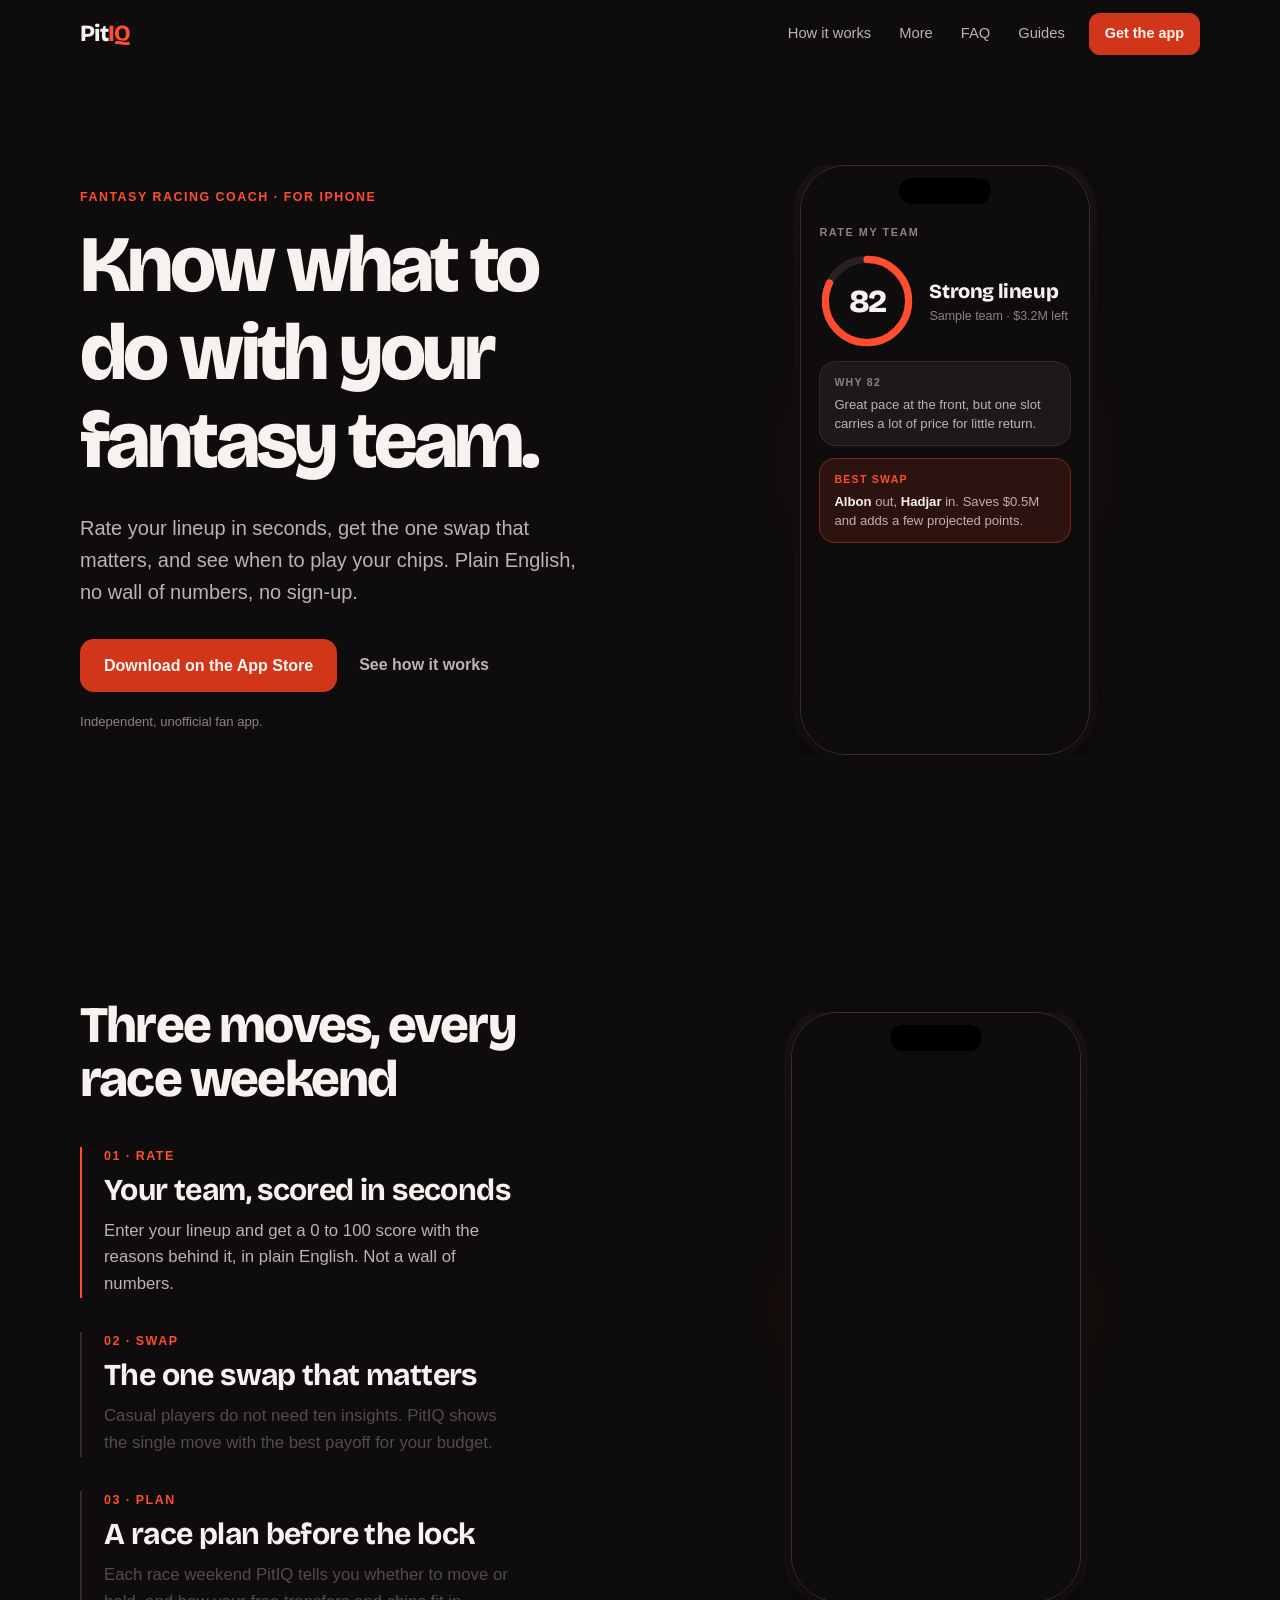
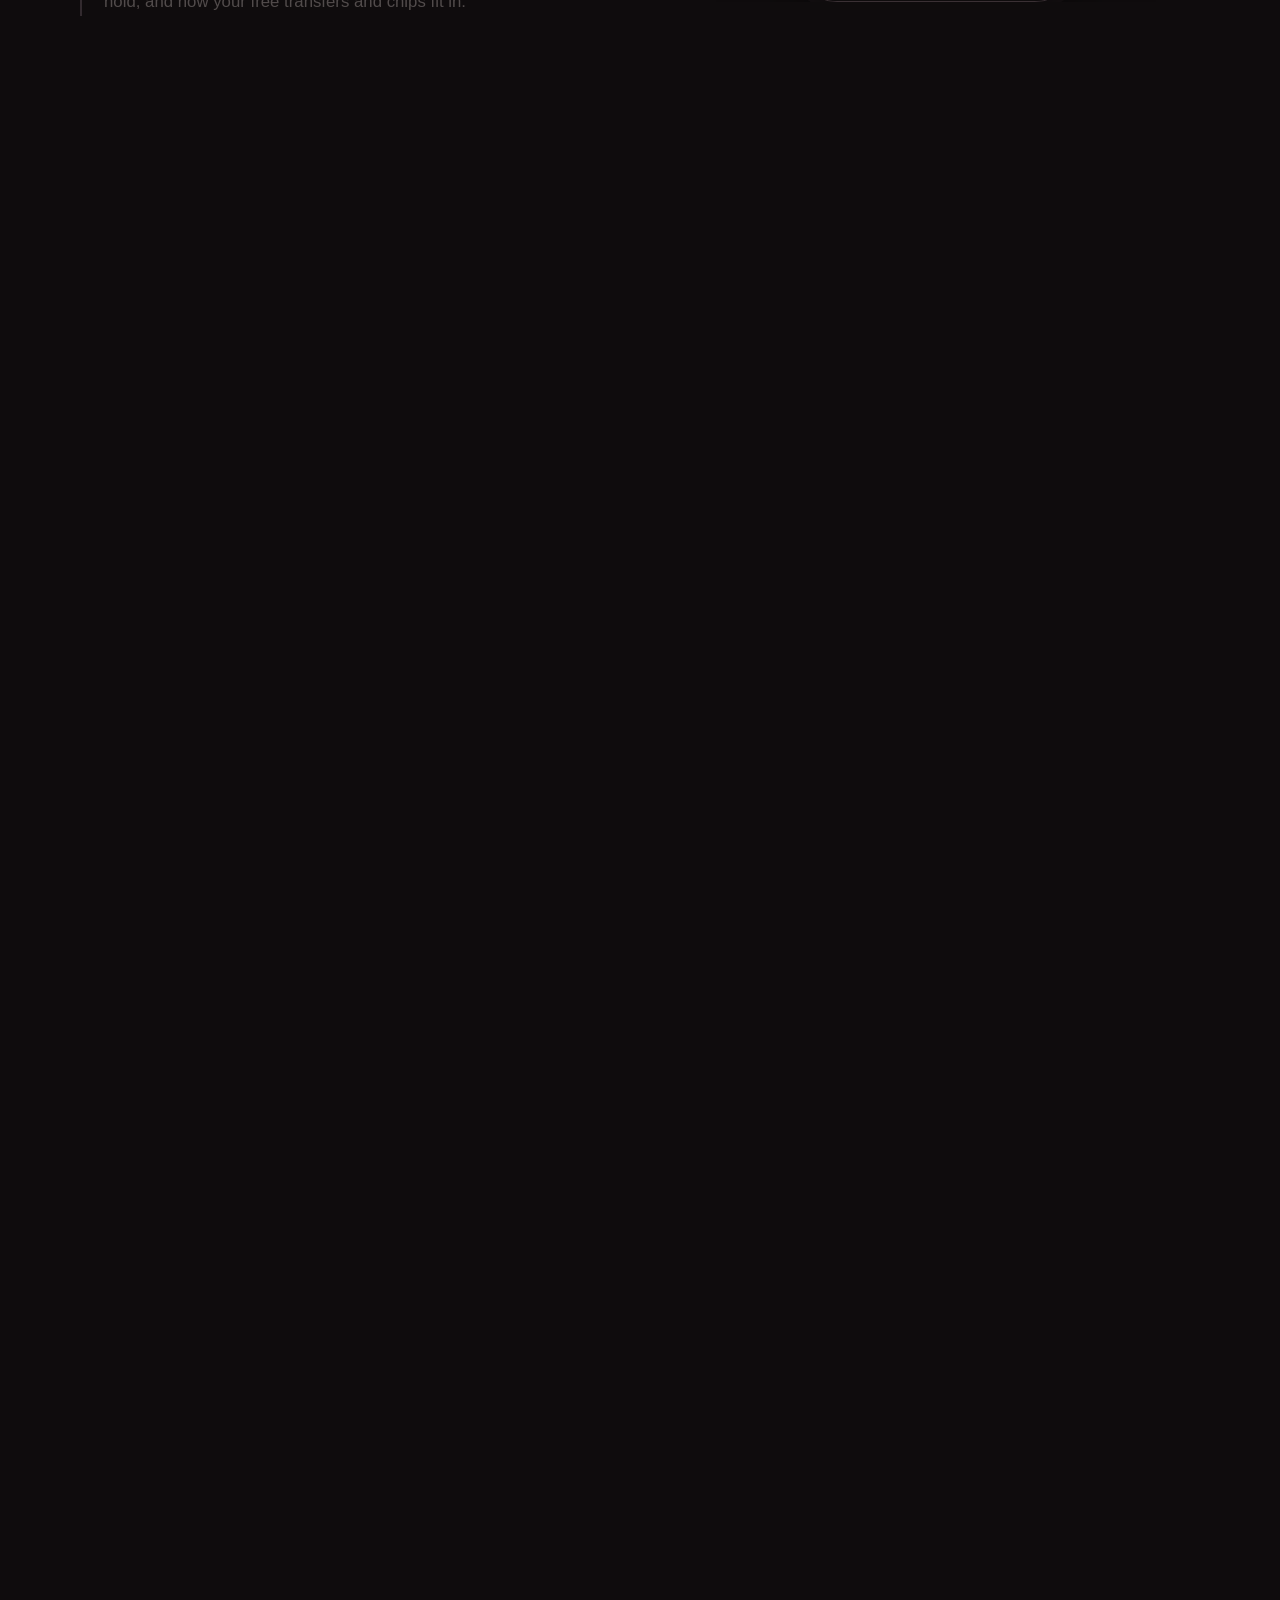
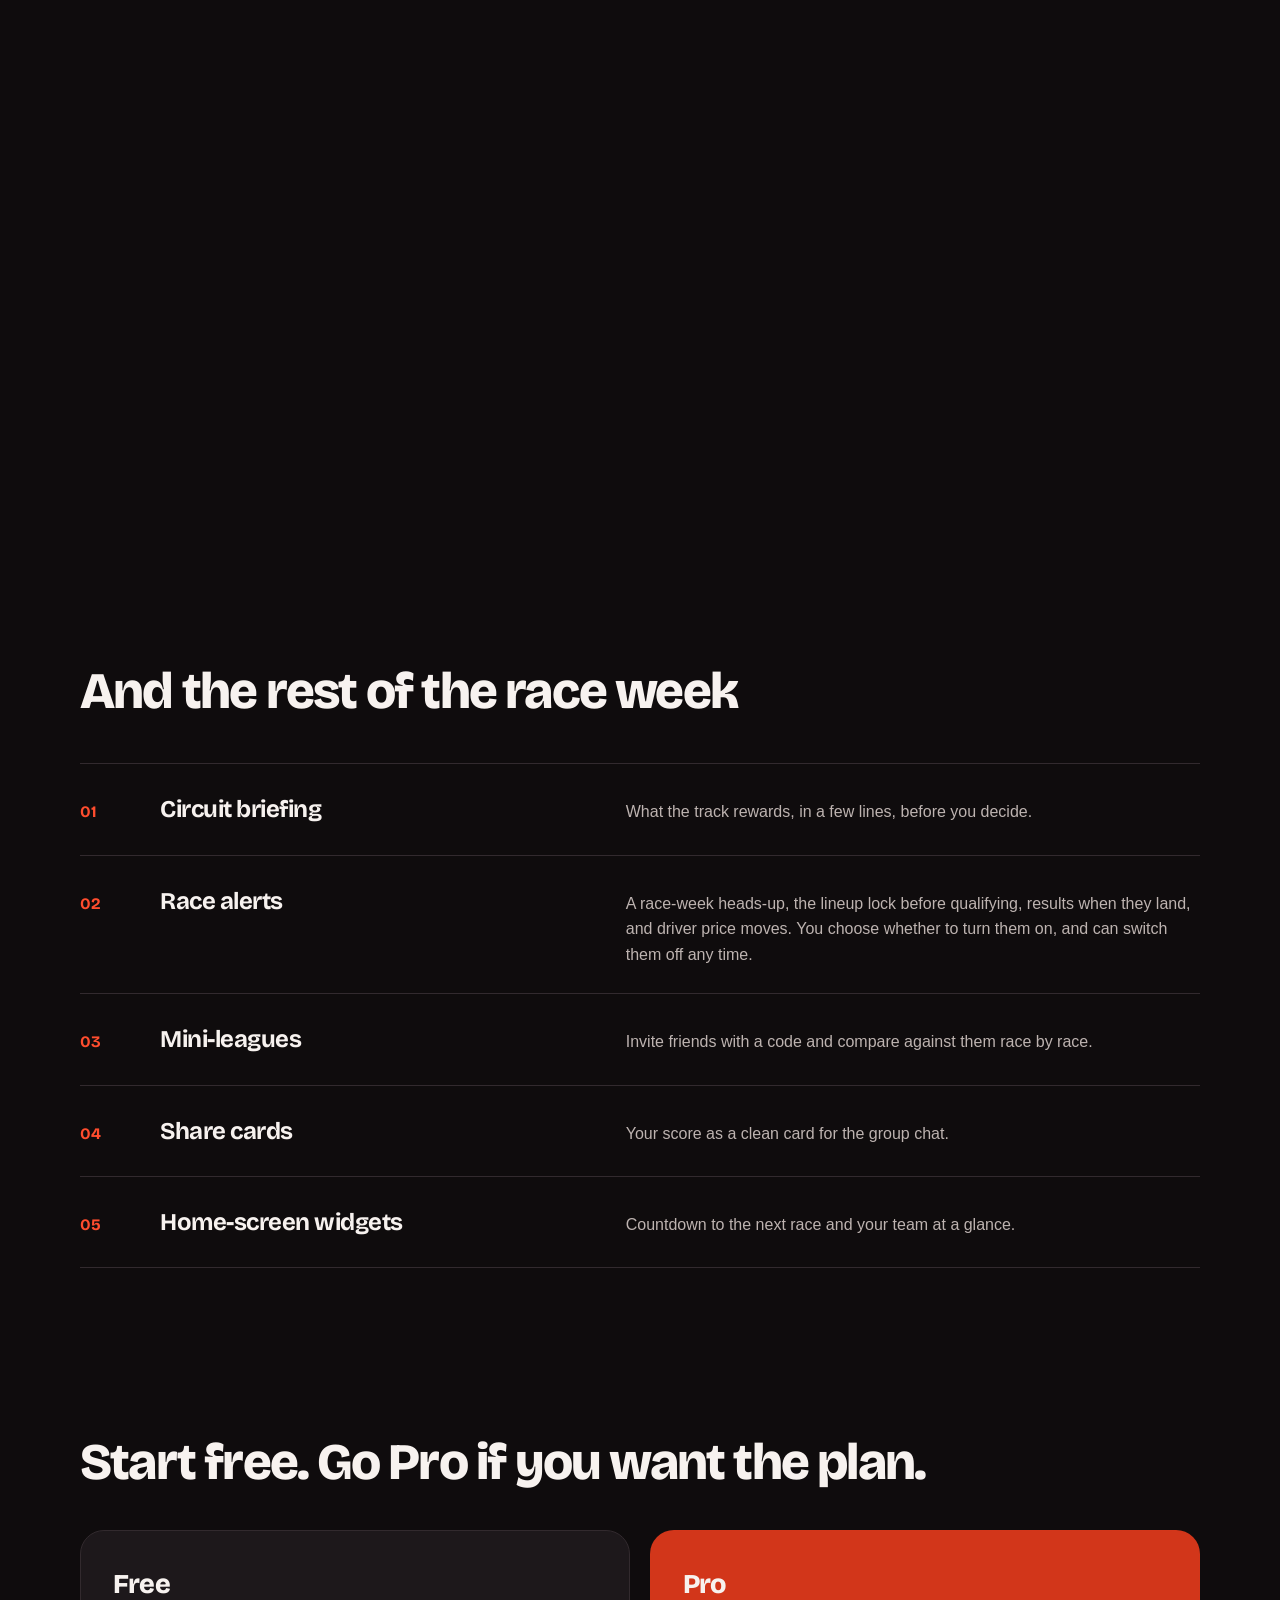
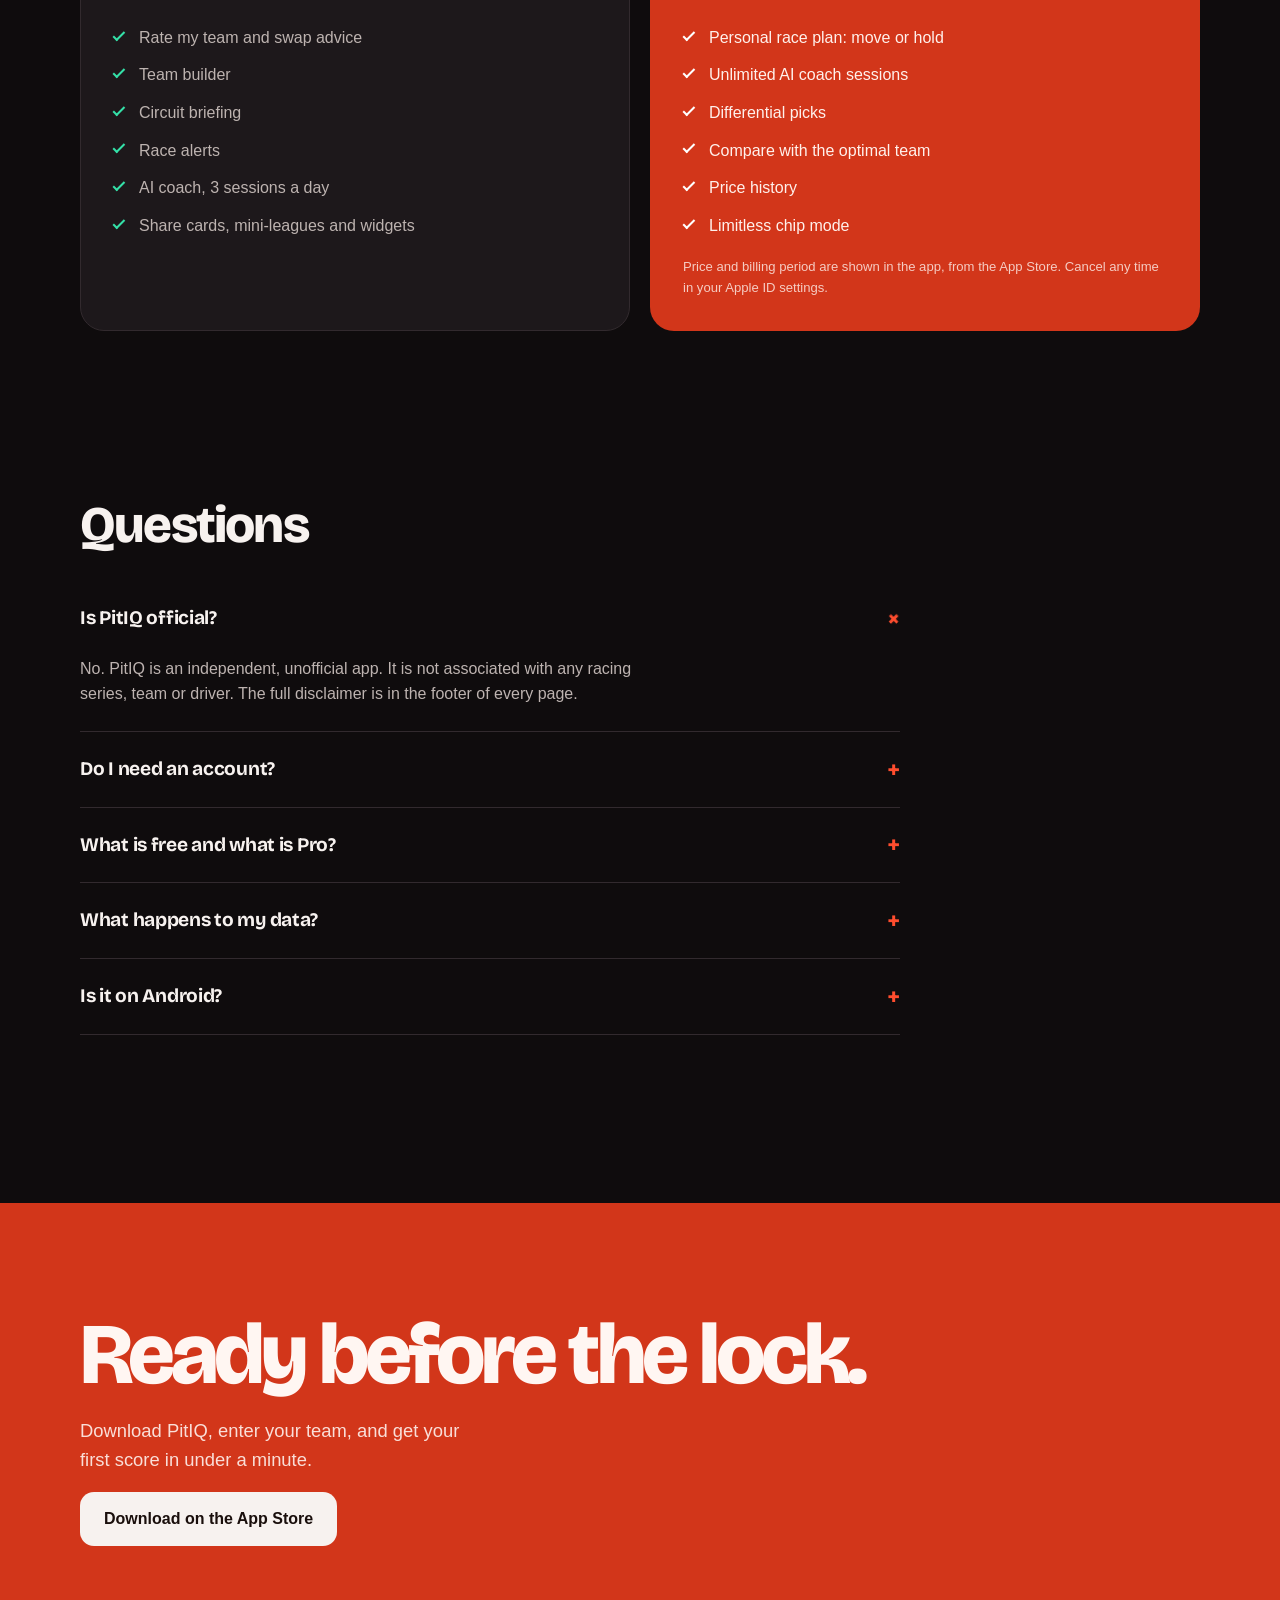
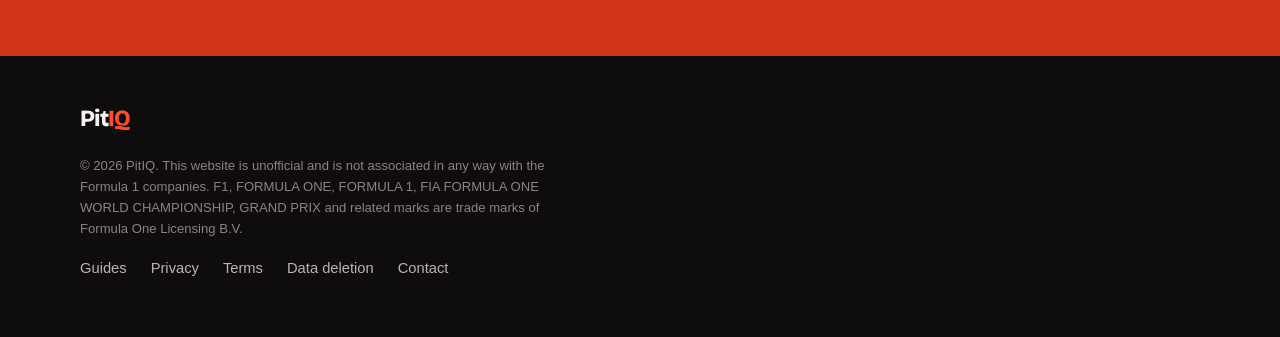
<file: guides/index.html>
<!DOCTYPE html>
<html lang="en">
<head>
  <meta charset="UTF-8" />
  <meta name="viewport" content="width=device-width, initial-scale=1.0" />
  <title>Fantasy Strategy Guides — PitIQ</title>
  <meta name="description" content="Short guides to fantasy team rating, transfers, the team optimizer and chip strategy, written for casual players." />
  <meta name="theme-color" content="#0F0C0D" />
  <link rel="canonical" href="https://pitiqapp.com/guides/" />
  <link rel="icon" href="/favicon.png" />
  <link rel="apple-touch-icon" href="/icon.png" />
  <meta property="og:title" content="Fantasy Strategy Guides — PitIQ" />
  <meta property="og:description" content="Short guides to fantasy team rating, transfers, the team optimizer and chip strategy, written for casual players." />
  <meta property="og:type" content="website" />
  <meta property="og:url" content="https://pitiqapp.com/guides/" />
  <meta name="twitter:card" content="summary" />
  <link rel="preconnect" href="https://fonts.googleapis.com" />
  <link rel="preconnect" href="https://fonts.gstatic.com" crossorigin />
  <link href="https://fonts.googleapis.com/css2?family=Bricolage+Grotesque:opsz,wght@12..96,600;12..96,700;12..96,800&display=swap" rel="stylesheet" />
  <script type="module" crossorigin src="/assets/index-Bsyb2y04.js"></script>
  <link rel="stylesheet" crossorigin href="/assets/index-zBBckVYZ.css">
  <script type="application/ld+json">{"@context":"https://schema.org","@graph":[{"@type":"Organization","@id":"https://pitiqapp.com/#org","name":"PitIQ","url":"https://pitiqapp.com/","logo":"https://pitiqapp.com/icon.png"},{"@type":"WebPage","@id":"https://pitiqapp.com/guides/#page","url":"https://pitiqapp.com/guides/","name":"Fantasy Strategy Guides — PitIQ","description":"Short guides to fantasy team rating, transfers, the team optimizer and chip strategy, written for casual players.","isPartOf":{"@id":"https://pitiqapp.com/#org"}},{"@type":"BreadcrumbList","itemListElement":[{"@type":"ListItem","position":1,"name":"PitIQ","item":"https://pitiqapp.com/"},{"@type":"ListItem","position":2,"name":"Fantasy Strategy Guides","item":"https://pitiqapp.com/guides/"}]}]}</script>
  <noscript><style>[style*="opacity: 0"]{opacity:1!important}[style*="translateY"],[style*="translate("]{transform:none!important}.rise-mask>span{transform:none!important}</style></noscript>
</head>
<body>
  <div id="root"><header class="nav"><div class="wrap nav-in"><a class="wordmark" href="/" aria-label="PitIQ home">Pit<span>IQ</span></a><nav aria-label="Primary" class="nav-links"><a href="/#how">How it works</a><a href="/#more">More</a><a href="/#faq">FAQ</a><a href="/guides/">Guides</a></nav><a class="btn btn-sm" href="https://apps.apple.com/app/id6782202084">Get the app</a></div></header><main id="main" class="intent wrap"><nav class="crumbs" aria-label="Breadcrumb"><a href="/">PitIQ</a><span aria-hidden="true">/</span><span>Guides</span></nav><p class="eyebrow">Guides</p><h1 class="guides-h1">Fantasy strategy guides</h1><p class="lede">Short, practical pages for casual players. Each one covers a single question.</p><ul class="guides-list"><li><a href="/fantasy-team-rating/"><h2>Fantasy team rating</h2></a><p>A 0 to 100 score for your lineup, with the reasons.</p></li><li><a href="/fantasy-transfer-advisor/"><h2>Fantasy transfer advisor</h2></a><p>The one swap that matters, and a race plan with Pro.</p></li><li><a href="/fantasy-team-optimizer/"><h2>Fantasy team optimizer</h2></a><p>The strongest team your budget allows, in seconds.</p></li><li><a href="/fantasy-chip-strategy/"><h2>Fantasy chip strategy</h2></a><p>Track the chips you have left and see their effect.</p></li></ul></main><footer class="footer"><div class="wrap footer-in"><a class="wordmark" href="/" aria-label="PitIQ home">Pit<span>IQ</span></a><p class="fine">© 2026 PitIQ. <!-- -->This website is unofficial and is not associated in any way with the Formula 1 companies. F1, FORMULA ONE, FORMULA 1, FIA FORMULA ONE WORLD CHAMPIONSHIP, GRAND PRIX and related marks are trade marks of Formula One Licensing B.V.</p><nav aria-label="Legal"><a href="/guides/">Guides</a><a href="/privacy.html">Privacy</a><a href="/terms.html">Terms</a><a href="/data-deletion.html">Data deletion</a><a href="mailto:tozankayra4@gmail.com">Contact</a></nav></div></footer></div>
</body>
</html>
</file>
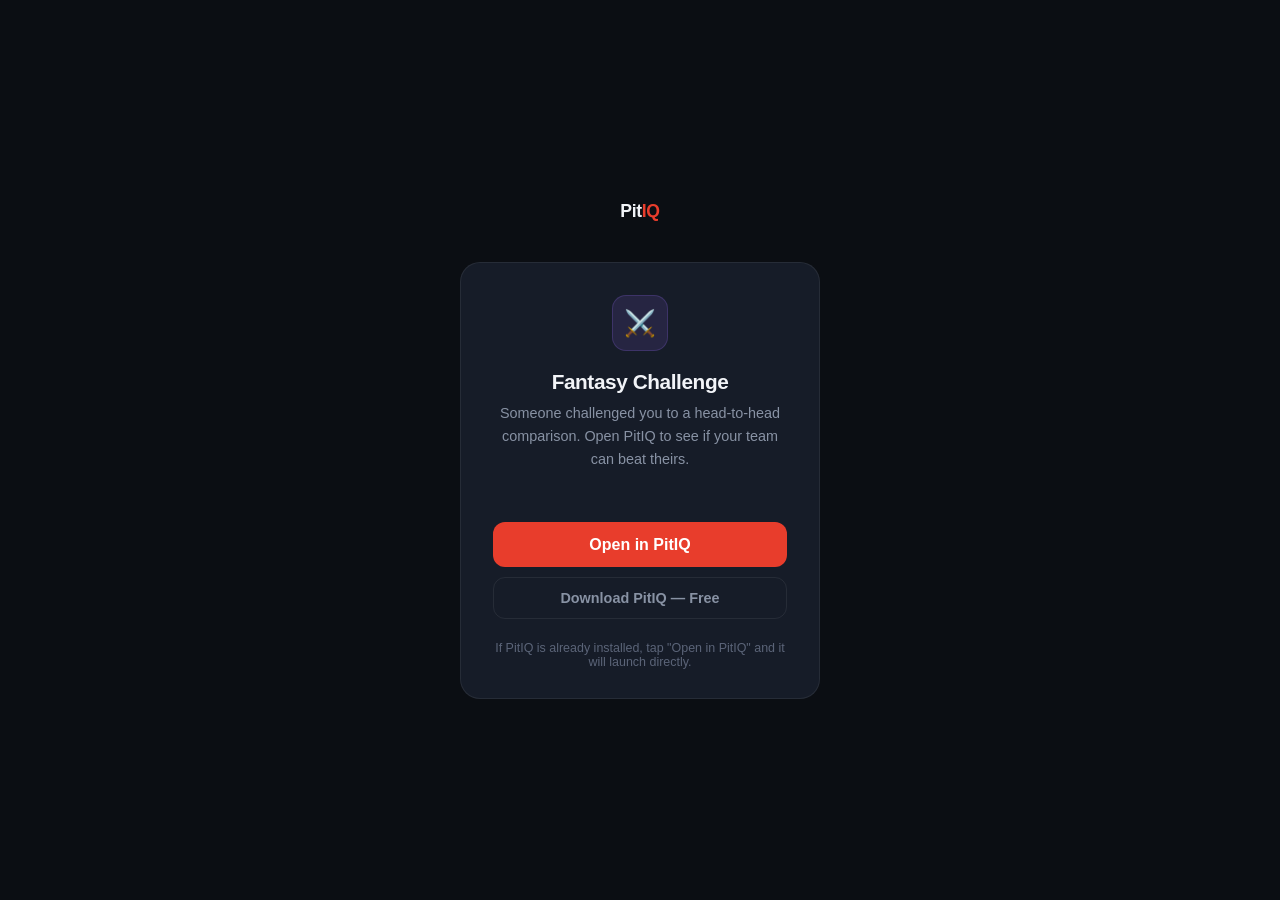
<file: compare.html>
<!DOCTYPE html>
<html lang="en">
<head>
  <meta charset="UTF-8" />
  <meta name="robots" content="noindex" />
  <meta name="viewport" content="width=device-width, initial-scale=1.0" />
  <title>Fantasy Challenge — PitIQ</title>
  <meta property="og:title" content="Can you beat my fantasy team?" />
  <meta property="og:description" content="Open in PitIQ to see the head-to-head comparison." />
  <meta property="og:type" content="website" />
  <style>
    *, *::before, *::after { box-sizing: border-box; margin: 0; padding: 0; }
    :root {
      --bg: #0B0E13; --bg2: #131720; --card: #161c28;
      --accent: #E83D2C; --accent-soft: rgba(232,61,44,0.12);
      --text: #F2F4F8; --text2: #8892A4; --text3: #5B6478;
      --border: rgba(255,255,255,0.07); --purple: #9B6DFF;
    }
    body {
      background: var(--bg);
      color: var(--text);
      font-family: -apple-system, BlinkMacSystemFont, 'SF Pro Display', 'Segoe UI', sans-serif;
      min-height: 100vh;
      display: flex;
      flex-direction: column;
      align-items: center;
      justify-content: center;
      padding: 2rem;
      text-align: center;
    }
    .logo { font-size: 1.1rem; font-weight: 800; letter-spacing: -0.02em; margin-bottom: 2.5rem; }
    .logo span { color: var(--accent); }
    .card {
      background: var(--card);
      border: 1px solid var(--border);
      border-radius: 20px;
      padding: 2rem 2rem 1.8rem;
      max-width: 360px;
      width: 100%;
    }
    .icon {
      width: 56px; height: 56px;
      border-radius: 14px;
      background: rgba(155,109,255,0.12);
      border: 1px solid rgba(155,109,255,0.2);
      display: flex; align-items: center; justify-content: center;
      margin: 0 auto 1.2rem;
      font-size: 1.6rem;
    }
    h1 { font-size: 1.3rem; font-weight: 800; letter-spacing: -0.02em; margin-bottom: 0.5rem; }
    .sub { font-size: 0.9rem; color: var(--text2); line-height: 1.6; margin-bottom: 1.6rem; }
    .drivers { display: flex; flex-wrap: wrap; gap: 0.4rem; justify-content: center; margin-bottom: 1.6rem; }
    .driver-chip {
      background: rgba(255,255,255,0.05);
      border: 1px solid var(--border);
      border-radius: 999px;
      padding: 0.25rem 0.7rem;
      font-size: 0.78rem;
      font-weight: 600;
      letter-spacing: 0.03em;
      color: var(--text2);
    }
    .driver-chip.captain { color: #F5B83D; border-color: rgba(245,184,61,0.3); background: rgba(245,184,61,0.08); }
    .btn {
      display: flex; align-items: center; justify-content: center; gap: 0.5rem;
      background: var(--accent);
      color: #fff;
      font-weight: 700; font-size: 1rem;
      padding: 0.85rem 1.8rem;
      border-radius: 12px;
      text-decoration: none;
      width: 100%;
      transition: opacity 0.15s;
    }
    .btn:hover { opacity: 0.88; }
    .btn-secondary {
      display: flex; align-items: center; justify-content: center; gap: 0.5rem;
      background: transparent;
      color: var(--text2);
      font-weight: 600; font-size: 0.9rem;
      padding: 0.75rem 1.4rem;
      border-radius: 12px;
      border: 1px solid var(--border);
      text-decoration: none;
      width: 100%;
      margin-top: 0.6rem;
      transition: border-color 0.15s, color 0.15s;
    }
    .btn-secondary:hover { border-color: var(--text3); color: var(--text); }
    .hint { font-size: 0.78rem; color: var(--text3); margin-top: 1.4rem; }
  </style>
</head>
<body>
  <div class="logo">Pit<span>IQ</span></div>

  <div class="card">
    <div class="icon">⚔️</div>
    <h1>Fantasy Challenge</h1>
    <p class="sub">Someone challenged you to a head-to-head comparison. Open PitIQ to see if your team can beat theirs.</p>

    <div class="drivers" id="drivers"></div>

    <a class="btn" id="open-btn" href="https://apps.apple.com/app/id6782202084">
      Open in PitIQ
    </a>
    <a class="btn-secondary" href="https://apps.apple.com/app/id6782202084">
      Download PitIQ — Free
    </a>
    <p class="hint">If PitIQ is already installed, tap "Open in PitIQ" and it will launch directly.</p>
  </div>

  <script>
    (function () {
      var params = new URLSearchParams(window.location.search);
      var d = params.get('d');
      var cap = params.get('cap');
      var cons = params.get('cons');

      if (d) {
        var deepLink = 'pitiq://compare?' + params.toString();
        document.getElementById('open-btn').href = deepLink;

        var drivers = d.split(',');
        var container = document.getElementById('drivers');
        drivers.forEach(function (id) {
          var code = id.replace(/_/g, ' ').split(' ').map(function (w) { return w[0].toUpperCase() + w.slice(1); }).join(' ');
          var chip = document.createElement('span');
          chip.className = 'driver-chip' + (id === cap ? ' captain' : '');
          chip.textContent = id === cap ? code + ' ©' : code;
          container.appendChild(chip);
        });

        // Auto-open if app is installed
        setTimeout(function () { window.location.href = deepLink; }, 400);
      }
    })();
  </script>
</body>
</html>
</file>
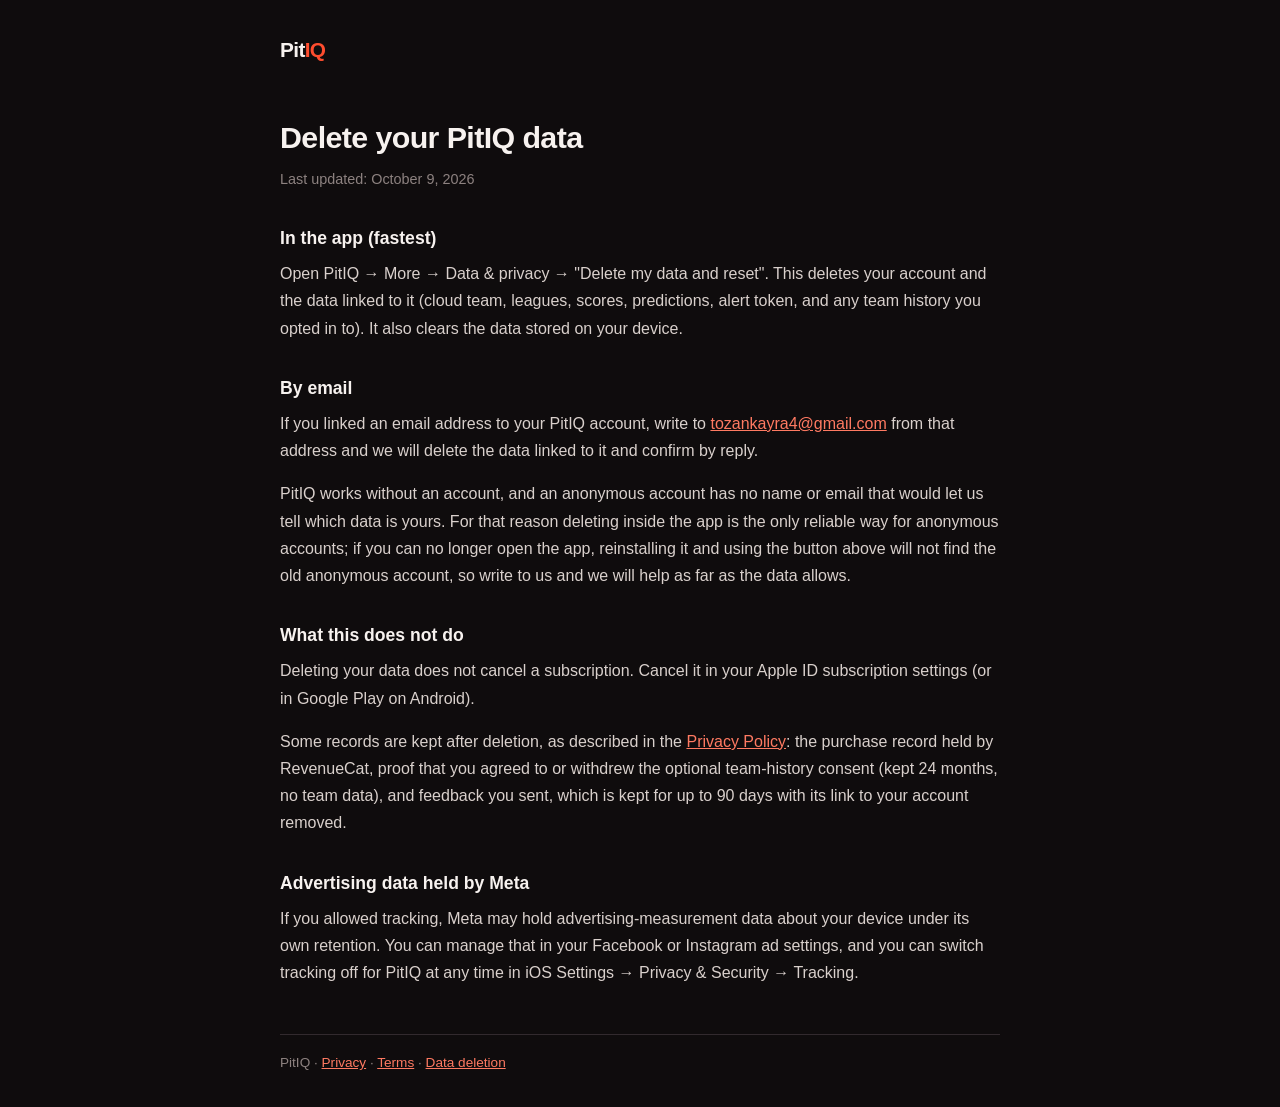
<file: data-deletion.html>
<!DOCTYPE html>
<html lang="en">
<head>
  <meta charset="UTF-8" />
  <meta name="viewport" content="width=device-width, initial-scale=1.0" />
  <title>Data Deletion — PitIQ</title>
  <meta name="description" content="How to delete your PitIQ data from inside the app or by email, and what is kept afterwards." />
  <link rel="canonical" href="https://pitiqapp.com/data-deletion.html" />
  <style>
    body { font-family: -apple-system, BlinkMacSystemFont, 'Segoe UI', sans-serif; max-width: 720px; margin: 0 auto; padding: 2rem 1.5rem; background: #0F0C0D; color: #F7F2EF; line-height: 1.7; }
    h1 { font-size: 1.9rem; margin-bottom: 0.25rem; letter-spacing: -0.02em; }
    .updated { color: #8D8280; font-size: 0.9rem; margin-bottom: 2rem; }
    h2 { font-size: 1.1rem; margin-top: 2rem; margin-bottom: 0.4rem; }
    p, li { margin: 0 0 1rem; color: #D9D0CC; }
    a { color: #FF7A62; }
    .home { display: inline-block; margin-bottom: 1.5rem; font-weight: 800; font-size: 1.3rem; text-decoration: none; color: #F7F2EF; letter-spacing: -0.03em; }
    .home span { color: #FF4D2E; }
    footer { margin-top: 3rem; padding-top: 1rem; border-top: 1px solid #322A2E; color: #8D8280; font-size: 0.85rem; }
  </style>
</head>
<body>
  <a class="home" href="/">Pit<span>IQ</span></a>
  <h1>Delete your PitIQ data</h1>
  <p class="updated">Last updated: October 9, 2026</p>

  <h2>In the app (fastest)</h2>
  <p>Open PitIQ → More → Data &amp; privacy → "Delete my data and reset". This deletes your account and the data linked to it (cloud team, leagues, scores, predictions, alert token, and any team history you opted in to). It also clears the data stored on your device.</p>

  <h2>By email</h2>
  <p>If you linked an email address to your PitIQ account, write to <a href="mailto:tozankayra4@gmail.com">tozankayra4@gmail.com</a> from that address and we will delete the data linked to it and confirm by reply.</p>
  <p>PitIQ works without an account, and an anonymous account has no name or email that would let us tell which data is yours. For that reason deleting inside the app is the only reliable way for anonymous accounts; if you can no longer open the app, reinstalling it and using the button above will not find the old anonymous account, so write to us and we will help as far as the data allows.</p>

  <h2>What this does not do</h2>
  <p>Deleting your data does not cancel a subscription. Cancel it in your Apple ID subscription settings (or in Google Play on Android).</p>
  <p>Some records are kept after deletion, as described in the <a href="/privacy.html">Privacy Policy</a>: the purchase record held by RevenueCat, proof that you agreed to or withdrew the optional team-history consent (kept 24 months, no team data), and feedback you sent, which is kept for up to 90 days with its link to your account removed.</p>

  <h2>Advertising data held by Meta</h2>
  <p>If you allowed tracking, Meta may hold advertising-measurement data about your device under its own retention. You can manage that in your Facebook or Instagram ad settings, and you can switch tracking off for PitIQ at any time in iOS Settings → Privacy &amp; Security → Tracking.</p>

  <footer>PitIQ · <a href="/privacy.html">Privacy</a> · <a href="/terms.html">Terms</a> · <a href="/data-deletion.html">Data deletion</a></footer>
</body>
</html>
</file>
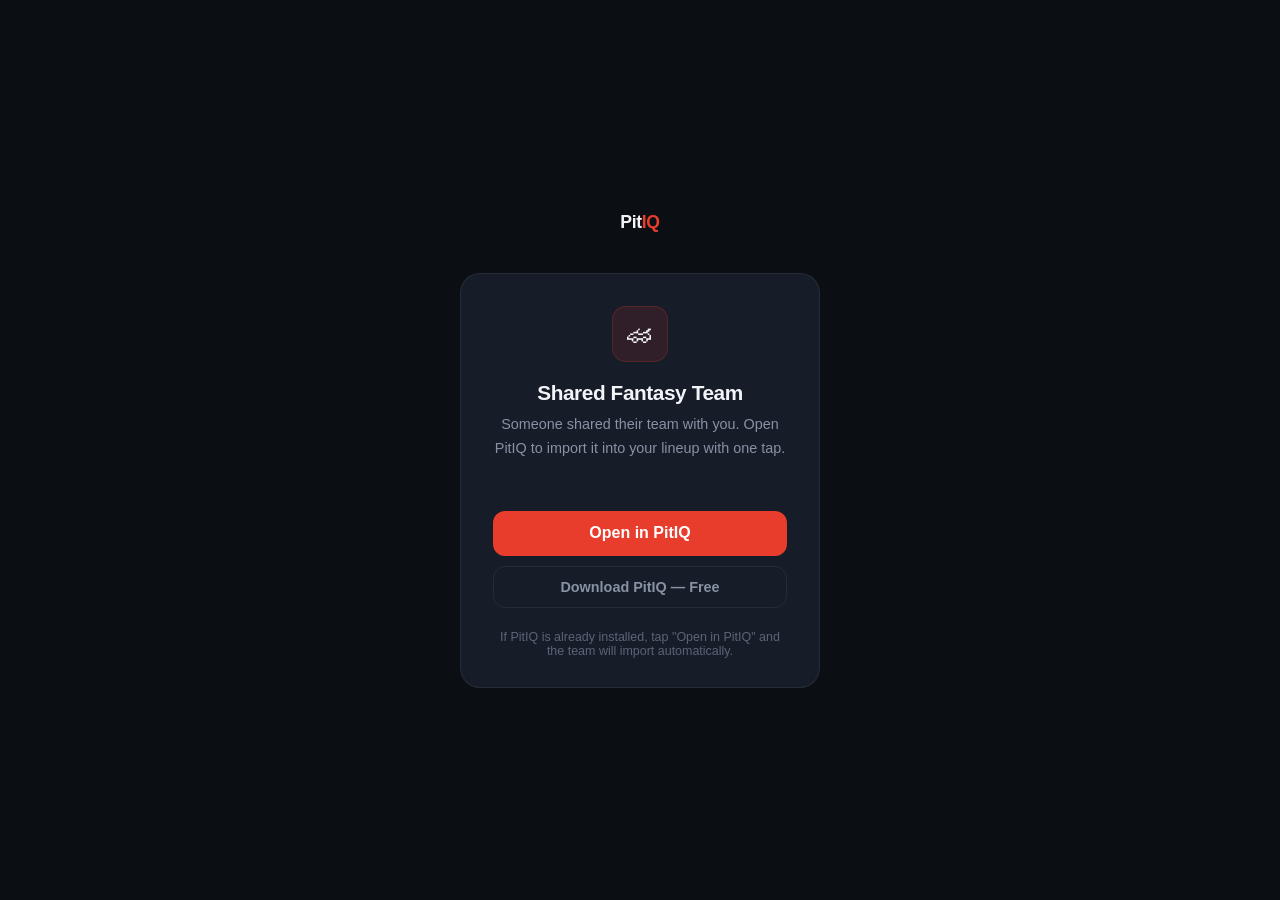
<file: import-team.html>
<!DOCTYPE html>
<html lang="en">
<head>
  <meta charset="UTF-8" />
  <meta name="robots" content="noindex" />
  <meta name="viewport" content="width=device-width, initial-scale=1.0" />
  <title>Shared Fantasy Team — PitIQ</title>
  <meta property="og:title" content="Check out my fantasy team" />
  <meta property="og:description" content="Open in PitIQ to import this team into your own lineup." />
  <meta property="og:type" content="website" />
  <style>
    *, *::before, *::after { box-sizing: border-box; margin: 0; padding: 0; }
    :root {
      --bg: #0B0E13; --bg2: #131720; --card: #161c28;
      --accent: #E83D2C; --accent-soft: rgba(232,61,44,0.12);
      --text: #F2F4F8; --text2: #8892A4; --text3: #5B6478;
      --border: rgba(255,255,255,0.07);
    }
    body {
      background: var(--bg);
      color: var(--text);
      font-family: -apple-system, BlinkMacSystemFont, 'SF Pro Display', 'Segoe UI', sans-serif;
      min-height: 100vh;
      display: flex;
      flex-direction: column;
      align-items: center;
      justify-content: center;
      padding: 2rem;
      text-align: center;
    }
    .logo { font-size: 1.1rem; font-weight: 800; letter-spacing: -0.02em; margin-bottom: 2.5rem; }
    .logo span { color: var(--accent); }
    .card {
      background: var(--card);
      border: 1px solid var(--border);
      border-radius: 20px;
      padding: 2rem 2rem 1.8rem;
      max-width: 360px;
      width: 100%;
    }
    .icon {
      width: 56px; height: 56px;
      border-radius: 14px;
      background: var(--accent-soft);
      border: 1px solid rgba(232,61,44,0.2);
      display: flex; align-items: center; justify-content: center;
      margin: 0 auto 1.2rem;
      font-size: 1.6rem;
    }
    h1 { font-size: 1.3rem; font-weight: 800; letter-spacing: -0.02em; margin-bottom: 0.5rem; }
    .sub { font-size: 0.9rem; color: var(--text2); line-height: 1.6; margin-bottom: 1.6rem; }
    .drivers { display: flex; flex-wrap: wrap; gap: 0.4rem; justify-content: center; margin-bottom: 1.6rem; }
    .driver-chip {
      background: rgba(255,255,255,0.05);
      border: 1px solid var(--border);
      border-radius: 999px;
      padding: 0.25rem 0.7rem;
      font-size: 0.78rem;
      font-weight: 600;
      letter-spacing: 0.03em;
      color: var(--text2);
    }
    .driver-chip.captain { color: #F5B83D; border-color: rgba(245,184,61,0.3); background: rgba(245,184,61,0.08); }
    .btn {
      display: flex; align-items: center; justify-content: center; gap: 0.5rem;
      background: var(--accent);
      color: #fff;
      font-weight: 700; font-size: 1rem;
      padding: 0.85rem 1.8rem;
      border-radius: 12px;
      text-decoration: none;
      width: 100%;
      transition: opacity 0.15s;
    }
    .btn:hover { opacity: 0.88; }
    .btn-secondary {
      display: flex; align-items: center; justify-content: center;
      background: transparent;
      color: var(--text2);
      font-weight: 600; font-size: 0.9rem;
      padding: 0.75rem 1.4rem;
      border-radius: 12px;
      border: 1px solid var(--border);
      text-decoration: none;
      width: 100%;
      margin-top: 0.6rem;
      transition: border-color 0.15s, color 0.15s;
    }
    .btn-secondary:hover { border-color: var(--text3); color: var(--text); }
    .hint { font-size: 0.78rem; color: var(--text3); margin-top: 1.4rem; }
  </style>
</head>
<body>
  <div class="logo">Pit<span>IQ</span></div>

  <div class="card">
    <div class="icon">🏎</div>
    <h1>Shared Fantasy Team</h1>
    <p class="sub">Someone shared their team with you. Open PitIQ to import it into your lineup with one tap.</p>

    <div class="drivers" id="drivers"></div>

    <a class="btn" id="open-btn" href="https://apps.apple.com/app/id6782202084">
      Open in PitIQ
    </a>
    <a class="btn-secondary" href="https://apps.apple.com/app/id6782202084">
      Download PitIQ — Free
    </a>
    <p class="hint">If PitIQ is already installed, tap "Open in PitIQ" and the team will import automatically.</p>
  </div>

  <script>
    (function () {
      var params = new URLSearchParams(window.location.search);
      var d = params.get('d');
      var cap = params.get('cap');

      if (d) {
        var deepLink = 'pitiq://import-team?' + params.toString();
        document.getElementById('open-btn').href = deepLink;

        var drivers = d.split(',');
        var container = document.getElementById('drivers');
        drivers.forEach(function (id) {
          var code = id.replace(/_/g, ' ').split(' ').map(function (w) { return w[0].toUpperCase() + w.slice(1); }).join(' ');
          var chip = document.createElement('span');
          chip.className = 'driver-chip' + (id === cap ? ' captain' : '');
          chip.textContent = id === cap ? code + ' ©' : code;
          container.appendChild(chip);
        });

        setTimeout(function () { window.location.href = deepLink; }, 400);
      }
    })();
  </script>
</body>
</html>
</file>
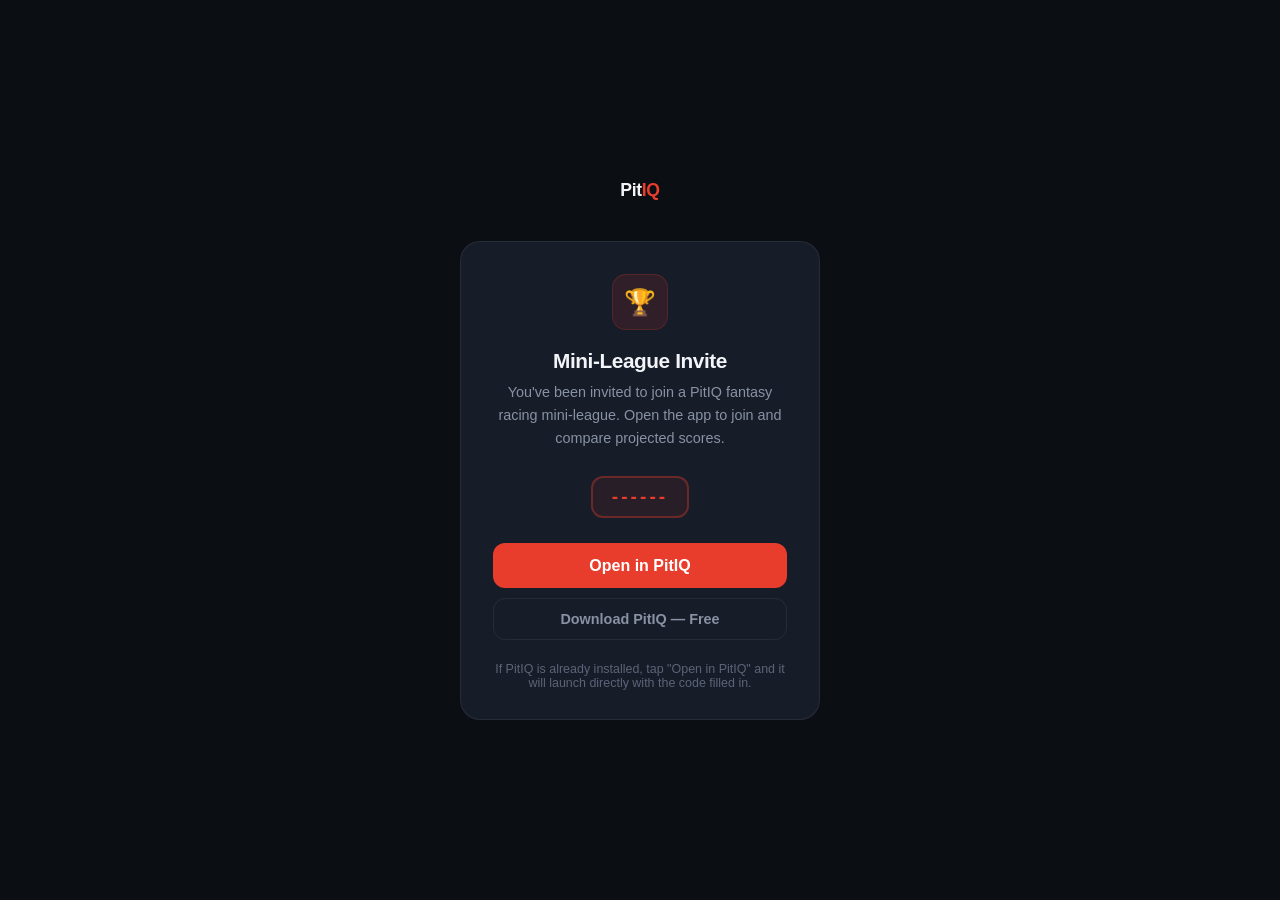
<file: league.html>
<!DOCTYPE html>
<html lang="en">
<head>
  <meta charset="UTF-8" />
  <meta name="robots" content="noindex" />
  <meta name="viewport" content="width=device-width, initial-scale=1.0" />
  <title>Mini-League Invite — PitIQ</title>
  <meta property="og:title" content="Join my PitIQ mini-league" />
  <meta property="og:description" content="Open in PitIQ to join and compare projected scores." />
  <meta property="og:type" content="website" />
  <style>
    *, *::before, *::after { box-sizing: border-box; margin: 0; padding: 0; }
    :root {
      --bg: #0B0E13; --bg2: #131720; --card: #161c28;
      --accent: #E83D2C; --accent-soft: rgba(232,61,44,0.12);
      --text: #F2F4F8; --text2: #8892A4; --text3: #5B6478;
      --border: rgba(255,255,255,0.07); --purple: #9B6DFF;
    }
    body {
      background: var(--bg);
      color: var(--text);
      font-family: -apple-system, BlinkMacSystemFont, 'SF Pro Display', 'Segoe UI', sans-serif;
      min-height: 100vh;
      display: flex;
      flex-direction: column;
      align-items: center;
      justify-content: center;
      padding: 2rem;
      text-align: center;
    }
    .logo { font-size: 1.1rem; font-weight: 800; letter-spacing: -0.02em; margin-bottom: 2.5rem; }
    .logo span { color: var(--accent); }
    .card {
      background: var(--card);
      border: 1px solid var(--border);
      border-radius: 20px;
      padding: 2rem 2rem 1.8rem;
      max-width: 360px;
      width: 100%;
    }
    .icon {
      width: 56px; height: 56px;
      border-radius: 14px;
      background: rgba(232,61,44,0.12);
      border: 1px solid rgba(232,61,44,0.2);
      display: flex; align-items: center; justify-content: center;
      margin: 0 auto 1.2rem;
      font-size: 1.6rem;
    }
    h1 { font-size: 1.3rem; font-weight: 800; letter-spacing: -0.02em; margin-bottom: 0.5rem; }
    .sub { font-size: 0.9rem; color: var(--text2); line-height: 1.6; margin-bottom: 1.6rem; }
    .code-badge {
      display: inline-block;
      background: rgba(232,61,44,0.08);
      border: 2px solid rgba(232,61,44,0.35);
      border-radius: 12px;
      padding: 0.5rem 1.2rem;
      font-size: 1.2rem;
      font-weight: 900;
      letter-spacing: 3px;
      color: var(--accent);
      margin-bottom: 1.6rem;
    }
    .btn {
      display: flex; align-items: center; justify-content: center; gap: 0.5rem;
      background: var(--accent);
      color: #fff;
      font-weight: 700; font-size: 1rem;
      padding: 0.85rem 1.8rem;
      border-radius: 12px;
      text-decoration: none;
      width: 100%;
      transition: opacity 0.15s;
    }
    .btn:hover { opacity: 0.88; }
    .btn-secondary {
      display: flex; align-items: center; justify-content: center; gap: 0.5rem;
      background: transparent;
      color: var(--text2);
      font-weight: 600; font-size: 0.9rem;
      padding: 0.75rem 1.4rem;
      border-radius: 12px;
      border: 1px solid var(--border);
      text-decoration: none;
      width: 100%;
      margin-top: 0.6rem;
      transition: border-color 0.15s, color 0.15s;
    }
    .btn-secondary:hover { border-color: var(--text3); color: var(--text); }
    .hint { font-size: 0.78rem; color: var(--text3); margin-top: 1.4rem; }
  </style>
</head>
<body>
  <div class="logo">Pit<span>IQ</span></div>

  <div class="card">
    <div class="icon">🏆</div>
    <h1>Mini-League Invite</h1>
    <p class="sub">You've been invited to join a PitIQ fantasy racing mini-league. Open the app to join and compare projected scores.</p>

    <div class="code-badge" id="code-badge">------</div>

    <a class="btn" id="open-btn" href="https://apps.apple.com/app/id6782202084">
      Open in PitIQ
    </a>
    <a class="btn-secondary" href="https://apps.apple.com/app/id6782202084">
      Download PitIQ — Free
    </a>
    <p class="hint">If PitIQ is already installed, tap "Open in PitIQ" and it will launch directly with the code filled in.</p>
  </div>

  <script>
    (function () {
      var params = new URLSearchParams(window.location.search);
      var code = params.get('code');

      if (code) {
        var deepLink = 'pitiq://league?' + params.toString();
        document.getElementById('open-btn').href = deepLink;
        document.getElementById('code-badge').textContent = code.toUpperCase();

        // Auto-open if the app is installed (no-op if it isn't).
        setTimeout(function () { window.location.href = deepLink; }, 400);
      }
    })();
  </script>
</body>
</html>
</file>
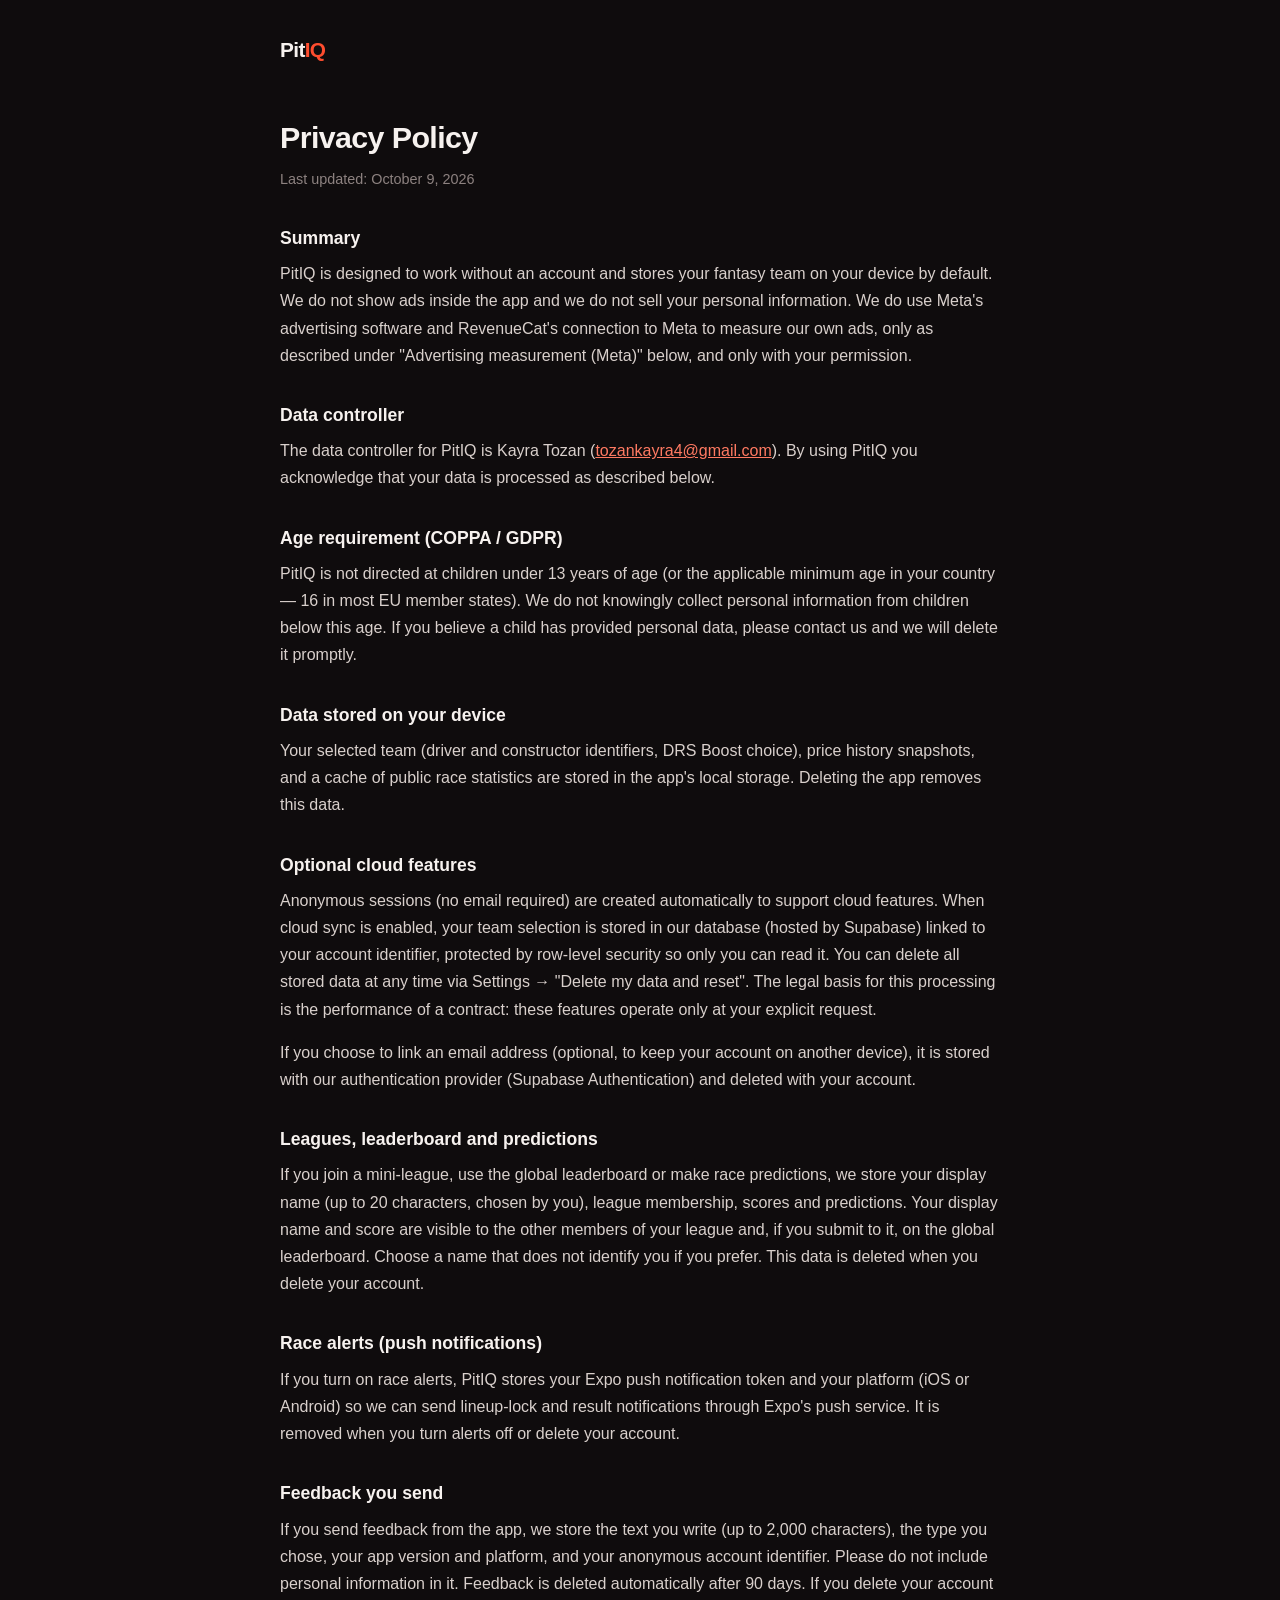
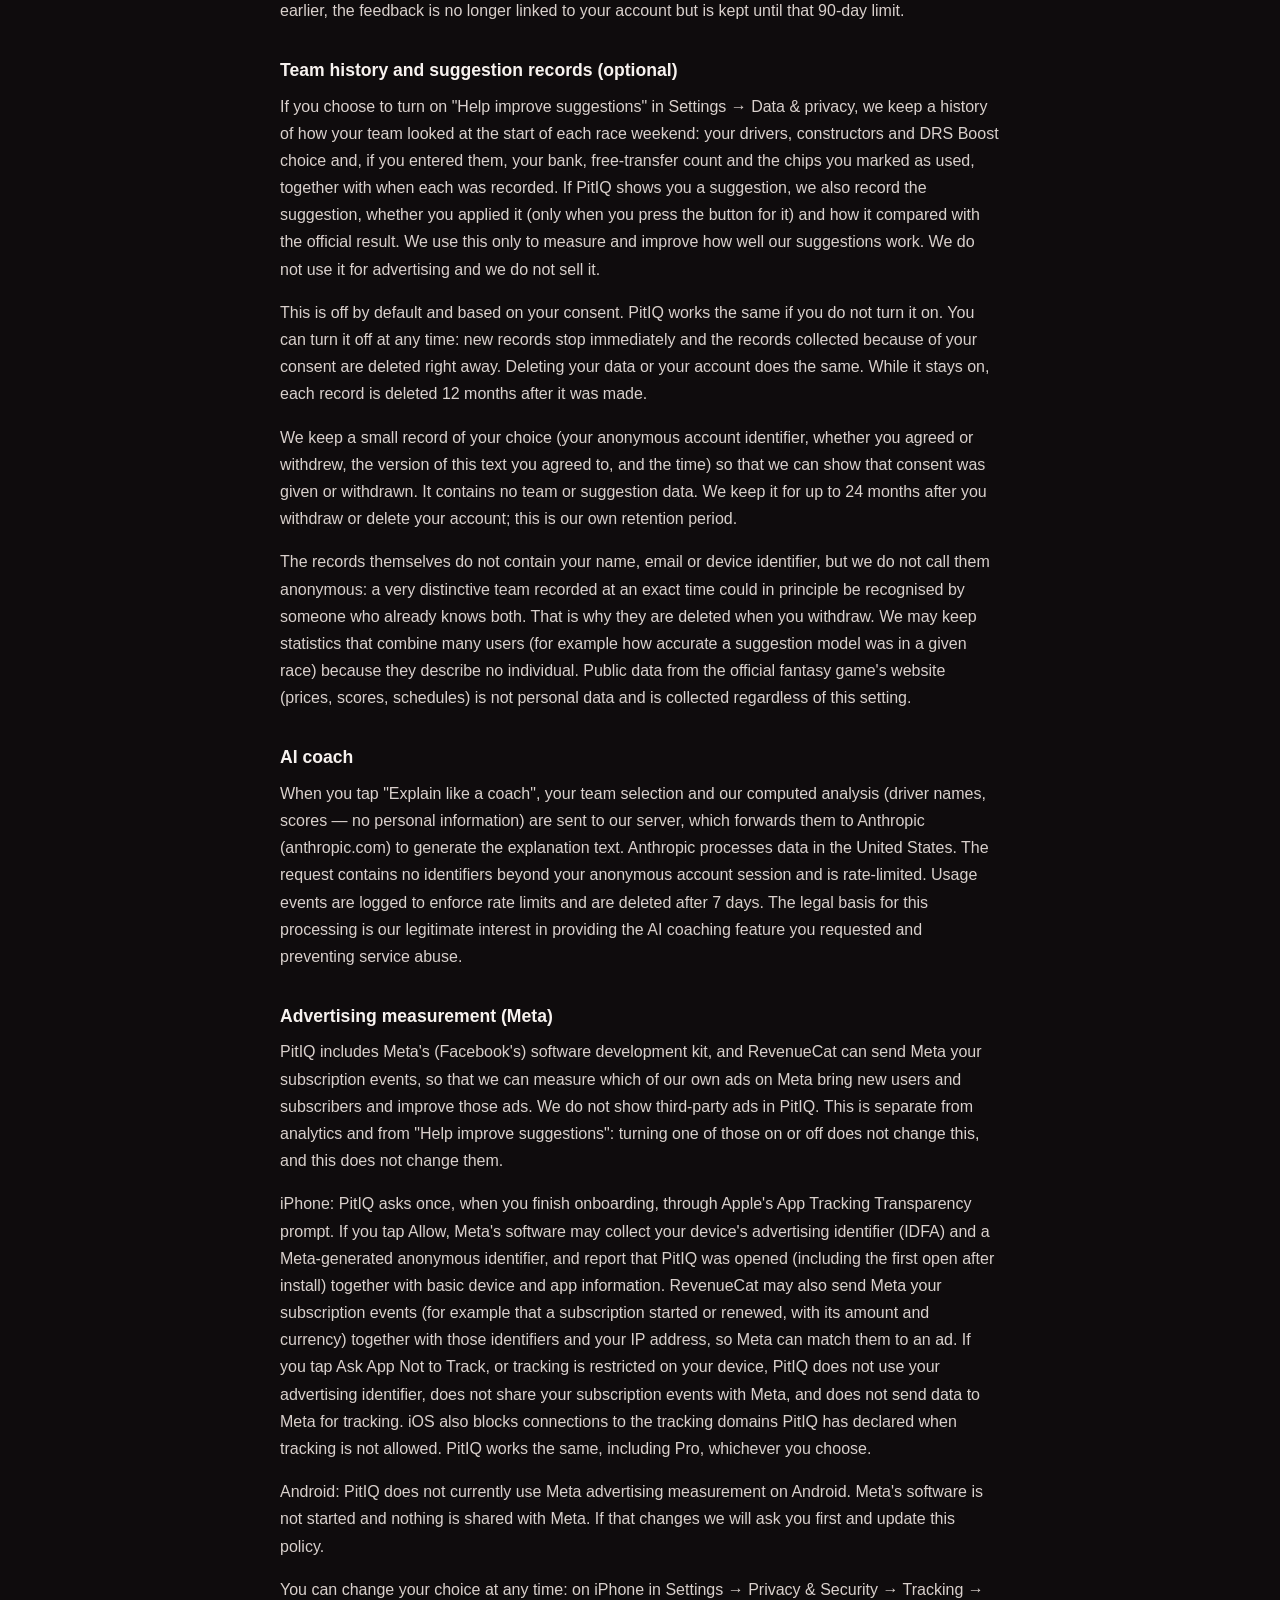
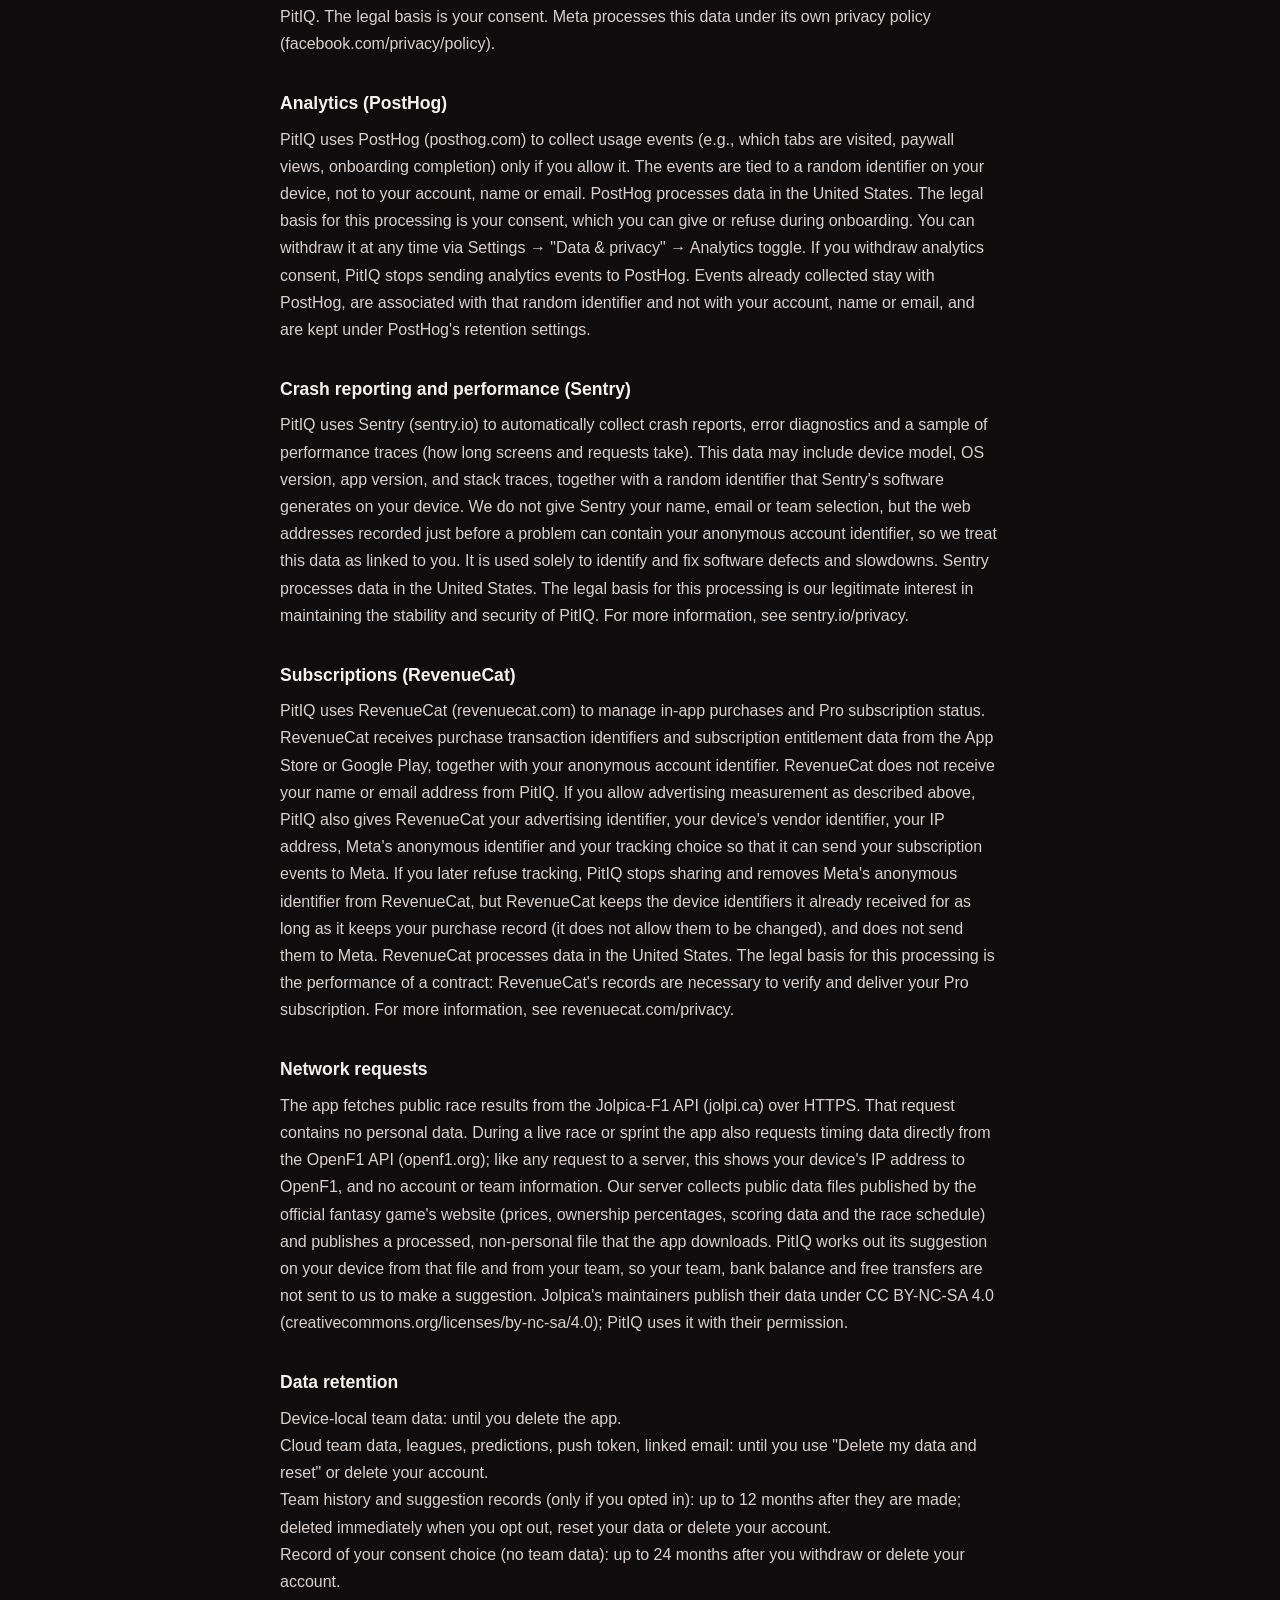
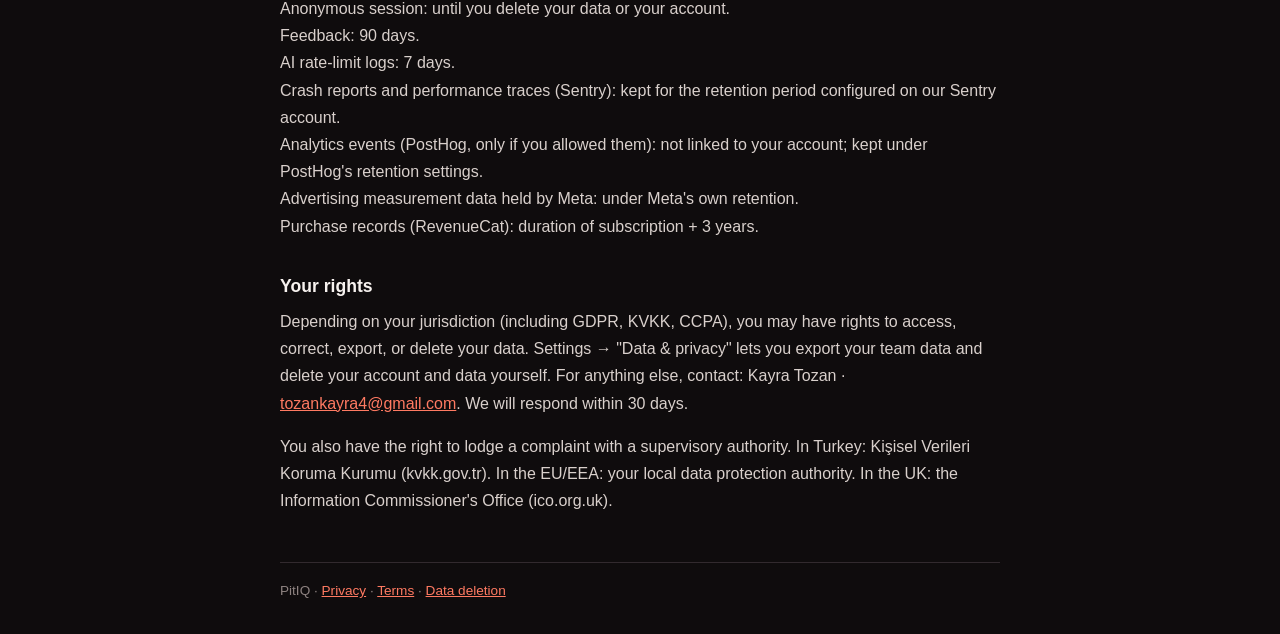
<file: privacy.html>
<!DOCTYPE html>
<html lang="en">
<head>
  <meta charset="UTF-8" />
  <meta name="viewport" content="width=device-width, initial-scale=1.0" />
  <title>Privacy Policy — PitIQ</title>
  <meta name="description" content="How PitIQ handles your data: what stays on your device, what is optional, which services we use, and how to delete everything." />
  <link rel="canonical" href="https://pitiqapp.com/privacy.html" />
  <style>
    body { font-family: -apple-system, BlinkMacSystemFont, 'Segoe UI', sans-serif; max-width: 720px; margin: 0 auto; padding: 2rem 1.5rem; background: #0F0C0D; color: #F7F2EF; line-height: 1.7; }
    h1 { font-size: 1.9rem; margin-bottom: 0.25rem; letter-spacing: -0.02em; }
    .updated { color: #8D8280; font-size: 0.9rem; margin-bottom: 2rem; }
    h2 { font-size: 1.1rem; margin-top: 2rem; margin-bottom: 0.4rem; }
    p, li { margin: 0 0 1rem; color: #D9D0CC; }
    a { color: #FF7A62; }
    .home { display: inline-block; margin-bottom: 1.5rem; font-weight: 800; font-size: 1.3rem; text-decoration: none; color: #F7F2EF; letter-spacing: -0.03em; }
    .home span { color: #FF4D2E; }
    footer { margin-top: 3rem; padding-top: 1rem; border-top: 1px solid #322A2E; color: #8D8280; font-size: 0.85rem; }
  </style>
</head>
<body>
  <a class="home" href="/">Pit<span>IQ</span></a>
  <h1>Privacy Policy</h1>
  <p class="updated">Last updated: October 9, 2026</p>
  <h2>Summary</h2>
  <p>PitIQ is designed to work without an account and stores your fantasy team on your device by default. We do not show ads inside the app and we do not sell your personal information. We do use Meta's advertising software and RevenueCat's connection to Meta to measure our own ads, only as described under "Advertising measurement (Meta)" below, and only with your permission.</p>
  <h2>Data controller</h2>
  <p>The data controller for PitIQ is Kayra Tozan (<a href="mailto:tozankayra4@gmail.com">tozankayra4@gmail.com</a>). By using PitIQ you acknowledge that your data is processed as described below.</p>
  <h2>Age requirement (COPPA / GDPR)</h2>
  <p>PitIQ is not directed at children under 13 years of age (or the applicable minimum age in your country — 16 in most EU member states). We do not knowingly collect personal information from children below this age. If you believe a child has provided personal data, please contact us and we will delete it promptly.</p>
  <h2>Data stored on your device</h2>
  <p>Your selected team (driver and constructor identifiers, DRS Boost choice), price history snapshots, and a cache of public race statistics are stored in the app's local storage. Deleting the app removes this data.</p>
  <h2>Optional cloud features</h2>
  <p>Anonymous sessions (no email required) are created automatically to support cloud features. When cloud sync is enabled, your team selection is stored in our database (hosted by Supabase) linked to your account identifier, protected by row-level security so only you can read it. You can delete all stored data at any time via Settings → "Delete my data and reset". The legal basis for this processing is the performance of a contract: these features operate only at your explicit request.</p>
  <p>If you choose to link an email address (optional, to keep your account on another device), it is stored with our authentication provider (Supabase Authentication) and deleted with your account.</p>
  <h2>Leagues, leaderboard and predictions</h2>
  <p>If you join a mini-league, use the global leaderboard or make race predictions, we store your display name (up to 20 characters, chosen by you), league membership, scores and predictions. Your display name and score are visible to the other members of your league and, if you submit to it, on the global leaderboard. Choose a name that does not identify you if you prefer. This data is deleted when you delete your account.</p>
  <h2>Race alerts (push notifications)</h2>
  <p>If you turn on race alerts, PitIQ stores your Expo push notification token and your platform (iOS or Android) so we can send lineup-lock and result notifications through Expo's push service. It is removed when you turn alerts off or delete your account.</p>
  <h2>Feedback you send</h2>
  <p>If you send feedback from the app, we store the text you write (up to 2,000 characters), the type you chose, your app version and platform, and your anonymous account identifier. Please do not include personal information in it. Feedback is deleted automatically after 90 days. If you delete your account earlier, the feedback is no longer linked to your account but is kept until that 90-day limit.</p>
  <h2>Team history and suggestion records (optional)</h2>
  <p>If you choose to turn on "Help improve suggestions" in Settings → Data &amp; privacy, we keep a history of how your team looked at the start of each race weekend: your drivers, constructors and DRS Boost choice and, if you entered them, your bank, free-transfer count and the chips you marked as used, together with when each was recorded. If PitIQ shows you a suggestion, we also record the suggestion, whether you applied it (only when you press the button for it) and how it compared with the official result. We use this only to measure and improve how well our suggestions work. We do not use it for advertising and we do not sell it.</p>
  <p>This is off by default and based on your consent. PitIQ works the same if you do not turn it on. You can turn it off at any time: new records stop immediately and the records collected because of your consent are deleted right away. Deleting your data or your account does the same. While it stays on, each record is deleted 12 months after it was made.</p>
  <p>We keep a small record of your choice (your anonymous account identifier, whether you agreed or withdrew, the version of this text you agreed to, and the time) so that we can show that consent was given or withdrawn. It contains no team or suggestion data. We keep it for up to 24 months after you withdraw or delete your account; this is our own retention period.</p>
  <p>The records themselves do not contain your name, email or device identifier, but we do not call them anonymous: a very distinctive team recorded at an exact time could in principle be recognised by someone who already knows both. That is why they are deleted when you withdraw. We may keep statistics that combine many users (for example how accurate a suggestion model was in a given race) because they describe no individual. Public data from the official fantasy game's website (prices, scores, schedules) is not personal data and is collected regardless of this setting.</p>
  <h2>AI coach</h2>
  <p>When you tap "Explain like a coach", your team selection and our computed analysis (driver names, scores — no personal information) are sent to our server, which forwards them to Anthropic (anthropic.com) to generate the explanation text. Anthropic processes data in the United States. The request contains no identifiers beyond your anonymous account session and is rate-limited. Usage events are logged to enforce rate limits and are deleted after 7 days. The legal basis for this processing is our legitimate interest in providing the AI coaching feature you requested and preventing service abuse.</p>
  <h2>Advertising measurement (Meta)</h2>
  <p>PitIQ includes Meta's (Facebook's) software development kit, and RevenueCat can send Meta your subscription events, so that we can measure which of our own ads on Meta bring new users and subscribers and improve those ads. We do not show third-party ads in PitIQ. This is separate from analytics and from "Help improve suggestions": turning one of those on or off does not change this, and this does not change them.</p>
  <p>iPhone: PitIQ asks once, when you finish onboarding, through Apple's App Tracking Transparency prompt. If you tap Allow, Meta's software may collect your device's advertising identifier (IDFA) and a Meta-generated anonymous identifier, and report that PitIQ was opened (including the first open after install) together with basic device and app information. RevenueCat may also send Meta your subscription events (for example that a subscription started or renewed, with its amount and currency) together with those identifiers and your IP address, so Meta can match them to an ad. If you tap Ask App Not to Track, or tracking is restricted on your device, PitIQ does not use your advertising identifier, does not share your subscription events with Meta, and does not send data to Meta for tracking. iOS also blocks connections to the tracking domains PitIQ has declared when tracking is not allowed. PitIQ works the same, including Pro, whichever you choose.</p>
  <p>Android: PitIQ does not currently use Meta advertising measurement on Android. Meta's software is not started and nothing is shared with Meta. If that changes we will ask you first and update this policy.</p>
  <p>You can change your choice at any time: on iPhone in Settings → Privacy &amp; Security → Tracking → PitIQ. The legal basis is your consent. Meta processes this data under its own privacy policy (facebook.com/privacy/policy).</p>
  <h2>Analytics (PostHog)</h2>
  <p>PitIQ uses PostHog (posthog.com) to collect usage events (e.g., which tabs are visited, paywall views, onboarding completion) only if you allow it. The events are tied to a random identifier on your device, not to your account, name or email. PostHog processes data in the United States. The legal basis for this processing is your consent, which you can give or refuse during onboarding. You can withdraw it at any time via Settings → "Data &amp; privacy" → Analytics toggle. If you withdraw analytics consent, PitIQ stops sending analytics events to PostHog. Events already collected stay with PostHog, are associated with that random identifier and not with your account, name or email, and are kept under PostHog's retention settings.</p>
  <h2>Crash reporting and performance (Sentry)</h2>
  <p>PitIQ uses Sentry (sentry.io) to automatically collect crash reports, error diagnostics and a sample of performance traces (how long screens and requests take). This data may include device model, OS version, app version, and stack traces, together with a random identifier that Sentry's software generates on your device. We do not give Sentry your name, email or team selection, but the web addresses recorded just before a problem can contain your anonymous account identifier, so we treat this data as linked to you. It is used solely to identify and fix software defects and slowdowns. Sentry processes data in the United States. The legal basis for this processing is our legitimate interest in maintaining the stability and security of PitIQ. For more information, see sentry.io/privacy.</p>
  <h2>Subscriptions (RevenueCat)</h2>
  <p>PitIQ uses RevenueCat (revenuecat.com) to manage in-app purchases and Pro subscription status. RevenueCat receives purchase transaction identifiers and subscription entitlement data from the App Store or Google Play, together with your anonymous account identifier. RevenueCat does not receive your name or email address from PitIQ. If you allow advertising measurement as described above, PitIQ also gives RevenueCat your advertising identifier, your device's vendor identifier, your IP address, Meta's anonymous identifier and your tracking choice so that it can send your subscription events to Meta. If you later refuse tracking, PitIQ stops sharing and removes Meta's anonymous identifier from RevenueCat, but RevenueCat keeps the device identifiers it already received for as long as it keeps your purchase record (it does not allow them to be changed), and does not send them to Meta. RevenueCat processes data in the United States. The legal basis for this processing is the performance of a contract: RevenueCat's records are necessary to verify and deliver your Pro subscription. For more information, see revenuecat.com/privacy.</p>
  <h2>Network requests</h2>
  <p>The app fetches public race results from the Jolpica-F1 API (jolpi.ca) over HTTPS. That request contains no personal data. During a live race or sprint the app also requests timing data directly from the OpenF1 API (openf1.org); like any request to a server, this shows your device's IP address to OpenF1, and no account or team information. Our server collects public data files published by the official fantasy game's website (prices, ownership percentages, scoring data and the race schedule) and publishes a processed, non-personal file that the app downloads. PitIQ works out its suggestion on your device from that file and from your team, so your team, bank balance and free transfers are not sent to us to make a suggestion. Jolpica's maintainers publish their data under CC BY-NC-SA 4.0 (creativecommons.org/licenses/by-nc-sa/4.0); PitIQ uses it with their permission.</p>
  <h2>Data retention</h2>
  <p>Device-local team data: until you delete the app.<br>
Cloud team data, leagues, predictions, push token, linked email: until you use "Delete my data and reset" or delete your account.<br>
Team history and suggestion records (only if you opted in): up to 12 months after they are made; deleted immediately when you opt out, reset your data or delete your account.<br>
Record of your consent choice (no team data): up to 24 months after you withdraw or delete your account.<br>
Anonymous session: until you delete your data or your account.<br>
Feedback: 90 days.<br>
AI rate-limit logs: 7 days.<br>
Crash reports and performance traces (Sentry): kept for the retention period configured on our Sentry account.<br>
Analytics events (PostHog, only if you allowed them): not linked to your account; kept under PostHog's retention settings.<br>
Advertising measurement data held by Meta: under Meta's own retention.<br>
Purchase records (RevenueCat): duration of subscription + 3 years.</p>
  <h2>Your rights</h2>
  <p>Depending on your jurisdiction (including GDPR, KVKK, CCPA), you may have rights to access, correct, export, or delete your data. Settings → "Data &amp; privacy" lets you export your team data and delete your account and data yourself. For anything else, contact: Kayra Tozan · <a href="mailto:tozankayra4@gmail.com">tozankayra4@gmail.com</a>. We will respond within 30 days.</p>
  <p>You also have the right to lodge a complaint with a supervisory authority. In Turkey: Kişisel Verileri Koruma Kurumu (kvkk.gov.tr). In the EU/EEA: your local data protection authority. In the UK: the Information Commissioner's Office (ico.org.uk).</p>
  <footer>PitIQ · <a href="/privacy.html">Privacy</a> · <a href="/terms.html">Terms</a> · <a href="/data-deletion.html">Data deletion</a></footer>
</body>
</html>
</file>
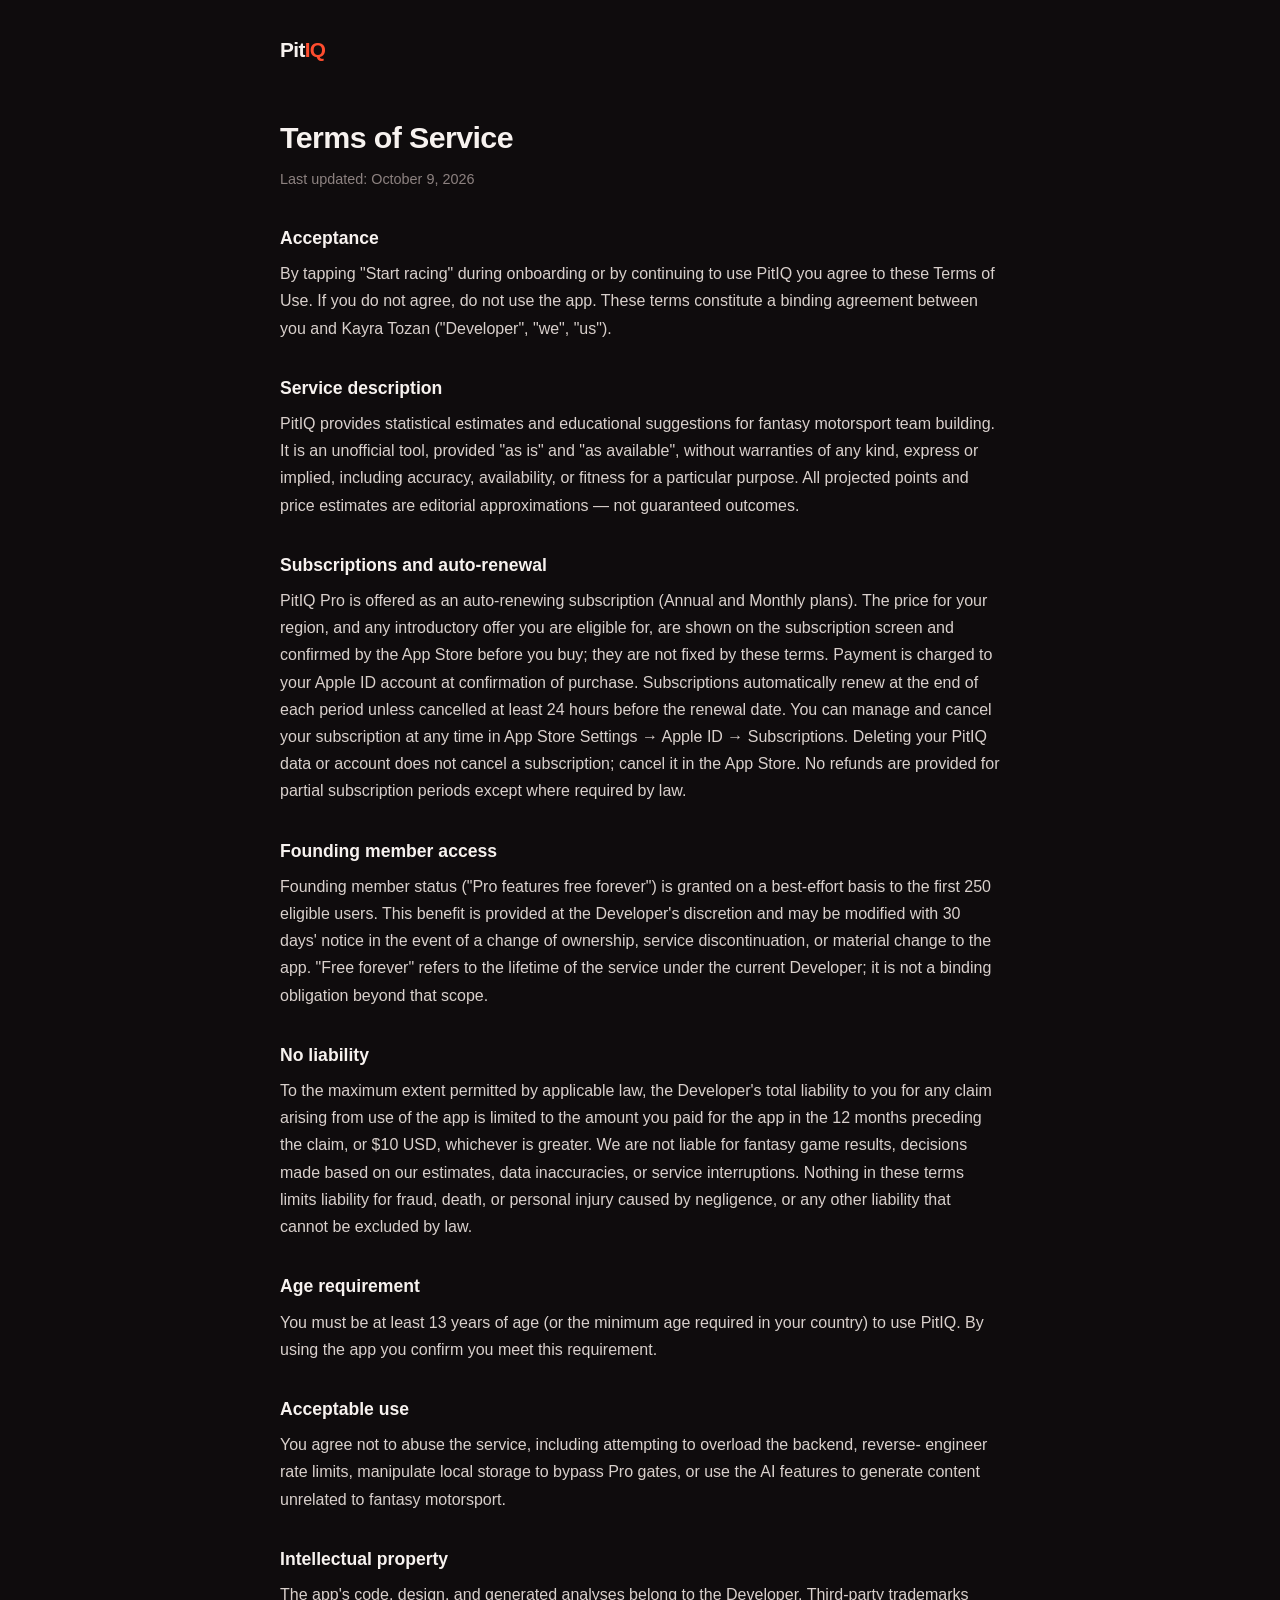
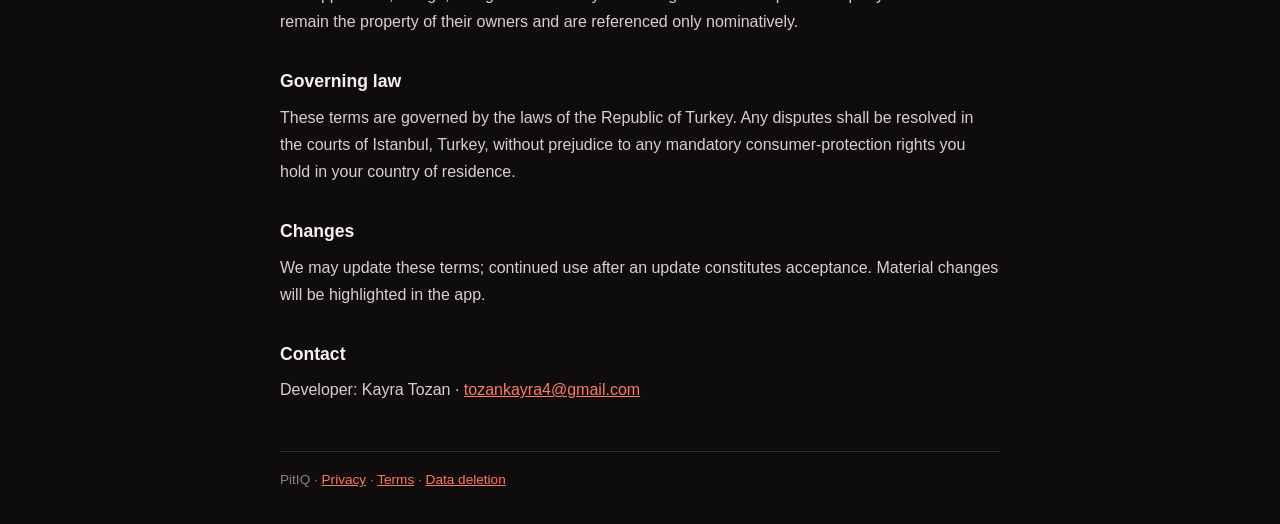
<file: terms.html>
<!DOCTYPE html>
<html lang="en">
<head>
  <meta charset="UTF-8" />
  <meta name="viewport" content="width=device-width, initial-scale=1.0" />
  <title>Terms of Service — PitIQ</title>
  <meta name="description" content="The terms for using PitIQ, a fantasy strategy app: subscriptions, acceptable use and liability." />
  <link rel="canonical" href="https://pitiqapp.com/terms.html" />
  <style>
    body { font-family: -apple-system, BlinkMacSystemFont, 'Segoe UI', sans-serif; max-width: 720px; margin: 0 auto; padding: 2rem 1.5rem; background: #0F0C0D; color: #F7F2EF; line-height: 1.7; }
    h1 { font-size: 1.9rem; margin-bottom: 0.25rem; letter-spacing: -0.02em; }
    .updated { color: #8D8280; font-size: 0.9rem; margin-bottom: 2rem; }
    h2 { font-size: 1.1rem; margin-top: 2rem; margin-bottom: 0.4rem; }
    p, li { margin: 0 0 1rem; color: #D9D0CC; }
    a { color: #FF7A62; }
    .home { display: inline-block; margin-bottom: 1.5rem; font-weight: 800; font-size: 1.3rem; text-decoration: none; color: #F7F2EF; letter-spacing: -0.03em; }
    .home span { color: #FF4D2E; }
    footer { margin-top: 3rem; padding-top: 1rem; border-top: 1px solid #322A2E; color: #8D8280; font-size: 0.85rem; }
  </style>
</head>
<body>
  <a class="home" href="/">Pit<span>IQ</span></a>
  <h1>Terms of Service</h1>
  <p class="updated">Last updated: October 9, 2026</p>
  <h2>Acceptance</h2>
  <p>By tapping "Start racing" during onboarding or by continuing to use PitIQ you agree to these Terms of Use. If you do not agree, do not use the app. These terms constitute a binding agreement between you and Kayra Tozan ("Developer", "we", "us").</p>
  <h2>Service description</h2>
  <p>PitIQ provides statistical estimates and educational suggestions for fantasy motorsport team building. It is an unofficial tool, provided "as is" and "as available", without warranties of any kind, express or implied, including accuracy, availability, or fitness for a particular purpose. All projected points and price estimates are editorial approximations — not guaranteed outcomes.</p>
  <h2>Subscriptions and auto-renewal</h2>
  <p>PitIQ Pro is offered as an auto-renewing subscription (Annual and Monthly plans). The price for your region, and any introductory offer you are eligible for, are shown on the subscription screen and confirmed by the App Store before you buy; they are not fixed by these terms. Payment is charged to your Apple ID account at confirmation of purchase. Subscriptions automatically renew at the end of each period unless cancelled at least 24 hours before the renewal date. You can manage and cancel your subscription at any time in App Store Settings → Apple ID → Subscriptions. Deleting your PitIQ data or account does not cancel a subscription; cancel it in the App Store. No refunds are provided for partial subscription periods except where required by law.</p>
  <h2>Founding member access</h2>
  <p>Founding member status ("Pro features free forever") is granted on a best-effort basis to the first 250 eligible users. This benefit is provided at the Developer's discretion and may be modified with 30 days' notice in the event of a change of ownership, service discontinuation, or material change to the app. "Free forever" refers to the lifetime of the service under the current Developer; it is not a binding obligation beyond that scope.</p>
  <h2>No liability</h2>
  <p>To the maximum extent permitted by applicable law, the Developer's total liability to you for any claim arising from use of the app is limited to the amount you paid for the app in the 12 months preceding the claim, or $10 USD, whichever is greater. We are not liable for fantasy game results, decisions made based on our estimates, data inaccuracies, or service interruptions. Nothing in these terms limits liability for fraud, death, or personal injury caused by negligence, or any other liability that cannot be excluded by law.</p>
  <h2>Age requirement</h2>
  <p>You must be at least 13 years of age (or the minimum age required in your country) to use PitIQ. By using the app you confirm you meet this requirement.</p>
  <h2>Acceptable use</h2>
  <p>You agree not to abuse the service, including attempting to overload the backend, reverse- engineer rate limits, manipulate local storage to bypass Pro gates, or use the AI features to generate content unrelated to fantasy motorsport.</p>
  <h2>Intellectual property</h2>
  <p>The app's code, design, and generated analyses belong to the Developer. Third-party trademarks remain the property of their owners and are referenced only nominatively.</p>
  <h2>Governing law</h2>
  <p>These terms are governed by the laws of the Republic of Turkey. Any disputes shall be resolved in the courts of Istanbul, Turkey, without prejudice to any mandatory consumer-protection rights you hold in your country of residence.</p>
  <h2>Changes</h2>
  <p>We may update these terms; continued use after an update constitutes acceptance. Material changes will be highlighted in the app.</p>
  <h2>Contact</h2>
  <p>Developer: Kayra Tozan · <a href="mailto:tozankayra4@gmail.com">tozankayra4@gmail.com</a></p>
  <footer>PitIQ · <a href="/privacy.html">Privacy</a> · <a href="/terms.html">Terms</a> · <a href="/data-deletion.html">Data deletion</a></footer>
</body>
</html>
</file>
<file: assets/index-zBBckVYZ.css>
:root{--bg:#0f0c0d;--bg-2:#171315;--card:#1d181b;--card-2:#262023;--line:#322a2e;--accent:#ff4d2e;--accent-btn:#d2361a;--accent-deep:#b52a17;--green:#34e0a8;--text:#f7f2ef;--text-2:#bdb3b0;--text-3:#8d8280;--display:"Bricolage Grotesque", ui-sans-serif, system-ui, sans-serif;--body:-apple-system, BlinkMacSystemFont, "SF Pro Text", "Segoe UI", Roboto, sans-serif;--out:cubic-bezier(.16, 1, .3, 1)}*,:before,:after{box-sizing:border-box;margin:0;padding:0}html{scroll-behavior:smooth}@media (prefers-reduced-motion:reduce){html{scroll-behavior:auto}}body{background:var(--bg);color:var(--text);font-family:var(--body);-webkit-font-smoothing:antialiased;line-height:1.6;overflow-x:hidden}a{color:inherit}.wrap{width:min(1120px,100% - 48px);margin-inline-start:auto;margin-inline-end:auto}.skip{background:var(--text);color:var(--bg);z-index:100;border-radius:8px;padding:8px 12px;position:absolute;top:8px;left:-999px}.skip:focus{left:8px}:focus-visible{outline:2px solid var(--accent);outline-offset:3px;border-radius:6px}.h2{font-family:var(--display);letter-spacing:-.035em;font-size:clamp(2rem,4.6vw,3.2rem);font-weight:800;line-height:1.05}.h3{font-family:var(--display);letter-spacing:-.02em;margin:6px 0 10px;font-size:clamp(1.4rem,2.4vw,1.9rem);font-weight:700;line-height:1.15}.body{color:var(--text-2);max-width:44ch;font-size:1.05rem}.eyebrow{letter-spacing:.12em;text-transform:uppercase;color:var(--accent);font-size:.78rem;font-weight:700}.fine{color:var(--text-3);font-size:.82rem}.btn{background:var(--accent-btn);color:#fff6f2;transition:transform .2s var(--out), background .2s;border-radius:14px;align-items:center;gap:8px;padding:14px 24px;font-size:1rem;font-weight:700;text-decoration:none;display:inline-flex}.btn:hover{background:var(--accent-deep);transform:translateY(-2px)}.btn:active{transform:translateY(0)}.btn-sm{border-radius:11px;padding:9px 16px;font-size:.9rem}.btn-light{background:var(--text);color:#1a0f0c}.btn-light:hover{background:#fff}.btn-ghost{color:var(--text-2);border-bottom:1px solid #0000;padding:14px 6px;font-weight:600;text-decoration:none;transition:color .2s,border-color .2s}.btn-ghost:hover{color:var(--text);border-color:var(--text-3)}.nav{z-index:50;border-bottom:1px solid #0000;transition:background .3s,border-color .3s;position:sticky;top:0}.nav.solid{border-color:var(--line);background:#0f0c0df0}.nav-in{justify-content:space-between;align-items:center;gap:24px;height:68px;display:flex}.wordmark{font-family:var(--display);letter-spacing:-.04em;font-size:1.45rem;font-weight:800;text-decoration:none}.wordmark span{color:var(--accent)}.nav-links{gap:28px;margin-left:auto;display:flex}.nav-links a{color:var(--text-2);font-size:.92rem;text-decoration:none;transition:color .2s}.nav-links a:hover{color:var(--text)}.hero{grid-template-columns:1.05fr .95fr;align-items:center;gap:48px;padding:clamp(40px,8vw,96px) 0 clamp(56px,8vw,110px);display:grid}.hero h1{font-family:var(--display);letter-spacing:-.045em;margin:18px 0 22px;font-size:clamp(2.7rem,6.4vw,5rem);font-weight:800;line-height:.98}.rise-mask{vertical-align:top;padding-bottom:.12em;display:inline-block;overflow:hidden}.lede{color:var(--text-2);max-width:46ch;margin-bottom:30px;font-size:clamp(1.05rem,1.6vw,1.25rem)}.cta-row{flex-wrap:wrap;align-items:center;gap:16px;margin-bottom:18px;display:flex}.hero-phone{justify-content:center;display:flex;position:relative;overflow:clip}.glow{pointer-events:none;background:radial-gradient(closest-side,#ff4d2e47,#ff4d2e00 70%);width:520px;max-width:120%;height:520px;position:absolute;top:50%;left:50%;transform:translate(-50%,-50%)}.phone-wrap{perspective:1100px;z-index:1;position:relative}.phone{width:290px;height:590px;transform-style:preserve-3d;background:#0b0809;border:1px solid #3a3034;border-radius:46px;position:relative;box-shadow:0 40px 80px -20px #000000b3,0 0 0 7px #171214}.phone-notch{z-index:3;background:#000;border-radius:20px;width:92px;height:26px;position:absolute;top:12px;left:50%;transform:translate(-50%)}.phone-screen{background:var(--bg);border-radius:45px;position:absolute;top:0;bottom:0;left:0;right:0;overflow:hidden}.screen-fade{height:100%}.screen{flex-direction:column;gap:12px;height:100%;padding:58px 18px 18px;display:flex}.s-eyebrow{letter-spacing:.14em;text-transform:uppercase;color:var(--text-3);font-size:.68rem;font-weight:700}.s-score{align-items:center;gap:14px;display:flex}.s-verdict{font-family:var(--display);letter-spacing:-.02em;font-size:1.25rem;font-weight:800}.s-sub{color:var(--text-3);font-size:.78rem}.ring{flex:none;width:96px;height:96px;position:relative}.ring svg{width:100%;height:100%}.ring-track{fill:none;stroke:var(--card-2);stroke-width:9px}.ring-fill{fill:none;stroke:var(--accent);stroke-width:9px;stroke-linecap:round}.ring-num{font-family:var(--display);letter-spacing:-.04em;place-items:center;font-size:2rem;font-weight:800;display:grid;position:absolute;top:0;bottom:0;left:0;right:0}.s-card{background:var(--card);border:1px solid var(--line);border-radius:16px;padding:12px 14px}.s-note{background:#ff4d2e1f;border:1px solid #ff4d2e59;border-radius:16px;padding:12px 14px}.s-label{letter-spacing:.12em;text-transform:uppercase;color:var(--text-3);margin-bottom:4px;font-size:.66rem;font-weight:700}.s-note .s-label{color:var(--accent)}.s-text{color:var(--text-2);font-size:.82rem;line-height:1.45}.s-text b{color:var(--text)}.s-foot{text-align:center;color:var(--text-3);margin-top:auto;font-size:.72rem}.s-swap{align-items:center;gap:8px;display:flex}.s-out,.s-in{background:var(--card);border:1px solid var(--line);font-family:var(--display);border-radius:14px;flex-direction:column;flex:1;padding:10px 12px;font-size:1.05rem;font-weight:700;display:flex}.s-in{background:#34e0a814;border-color:#34e0a880}.s-out small,.s-in small{font:700 .62rem var(--body);letter-spacing:.12em;text-transform:uppercase;color:var(--text-3)}.s-out span,.s-in span{font:600 .75rem var(--body);color:var(--text-2)}.s-arrow{background:var(--accent);flex:none;width:22px;height:2px}.s-row{border-bottom:1px solid var(--line);align-items:center;gap:10px;padding:8px 0;font-size:.82rem;display:flex}.s-row:last-child{border:0}.s-row.hot .s-name{color:var(--green)}.s-dot{background:var(--text-3);border-radius:50%;width:8px;height:8px}.s-row.hot .s-dot{background:var(--green)}.s-name{flex-direction:column;flex:1;font-weight:600;display:flex}.s-name small{color:var(--text-3);font-size:.68rem;font-weight:500}.s-meta{color:var(--text-3)}.s-pts{text-align:right;min-width:32px;font-weight:700}.s-plan{background:var(--card);border:1px solid #ff4d2e66;border-radius:18px;flex-direction:column;gap:8px;padding:16px;display:flex}.s-pill{color:var(--accent);letter-spacing:.1em;text-transform:uppercase;background:#ff4d2e29;border-radius:999px;align-self:flex-start;padding:4px 10px;font-size:.66rem;font-weight:700}.s-big{font-family:var(--display);letter-spacing:-.03em;font-size:1.7rem;font-weight:800;line-height:1.05}.s-countdown{font-family:var(--display);letter-spacing:-.03em;font-size:1.8rem;font-weight:800}.story{height:320vh;position:relative}.story-pin{grid-template-columns:1fr 1fr;align-items:center;gap:64px;height:100vh;display:grid;position:sticky;top:0}.story-text ol{gap:34px;margin-top:40px;list-style:none;display:grid}.story-text li{border-left:2px solid var(--line);padding-left:22px;transition:border-color .4s}.story-text li.on{border-color:var(--accent)}.story-phone{justify-content:center;display:flex;position:relative;overflow:clip}.story-stack{padding:64px 0}.stack-step{justify-items:start;gap:4px;margin-top:56px;display:grid}.stack-step .phone-wrap{margin:24px auto 0}.extras{padding:clamp(72px,10vw,140px) 0 40px}.extras ul{border-top:1px solid var(--line);margin-top:44px;list-style:none}.extras li{border-bottom:1px solid var(--line);grid-template-columns:56px 1fr 1.3fr;align-items:baseline;gap:24px;padding:26px 0;transition:background .3s;display:grid}.extras li:hover{background:linear-gradient(90deg,#ff4d2e0f,#0000)}.extras .num{font-family:var(--display);color:var(--accent);font-weight:700}.extras h3{font-family:var(--display);letter-spacing:-.02em;font-size:1.5rem;font-weight:700}.extras p{color:var(--text-2)}.plans{padding:clamp(72px,10vw,130px) 0 40px}.plans-grid{grid-template-columns:1fr 1fr;gap:20px;margin-top:40px;display:grid}.plan{background:var(--card);border:1px solid var(--line);border-radius:24px;padding:32px}.plan h3{font-family:var(--display);letter-spacing:-.03em;margin-bottom:18px;font-size:1.7rem;font-weight:800}.plan ul{gap:12px;margin-bottom:8px;list-style:none;display:grid}.plan li{color:var(--text-2);padding-left:26px;position:relative}.plan li:before{content:"";border-left:2px solid var(--green);border-bottom:2px solid var(--green);width:12px;height:6px;position:absolute;top:.55em;left:2px;transform:rotate(-45deg)translateY(-3px)}.plan-pro{background:var(--accent-btn);border-color:#0000}.plan-pro li{color:#fff1ec}.plan-pro li:before{border-color:#fff}.plan-pro .fine{color:#fff6f2c7;margin-top:18px}.faq{padding:clamp(72px,10vw,130px) 0 40px}.faq>div{max-width:820px}.faq .h2{margin-bottom:28px}.faq-item{border-bottom:1px solid var(--line)}.faq-item h3{font-size:inherit}.faq-item button{all:unset;box-sizing:border-box;cursor:pointer;width:100%;font-family:var(--display);letter-spacing:-.015em;justify-content:space-between;align-items:center;gap:16px;padding:22px 0;font-size:1.2rem;font-weight:700;display:flex}.faq-item button:focus-visible{outline:2px solid var(--accent);outline-offset:2px}.plus{color:var(--accent);font-size:1.6rem;line-height:1}.faq-item p{color:var(--text-2);max-width:62ch;padding-bottom:24px}.final{background:var(--accent-btn);margin-top:clamp(72px,10vw,130px);padding:clamp(64px,9vw,110px) 0}.final-in{justify-items:start;gap:18px;display:grid}.final h2{font-family:var(--display);letter-spacing:-.045em;color:#fff6f2;font-size:clamp(2.6rem,7vw,5.4rem);font-weight:800;line-height:.98}.final p{color:#fff6f2e0;max-width:40ch;font-size:1.15rem}.footer{padding:44px 0 56px}.footer-in{gap:18px;display:grid}.footer nav{flex-wrap:wrap;gap:8px 24px;display:flex}.footer nav a{color:var(--text-2);font-size:.92rem;text-decoration:none}.footer nav a:hover{color:var(--text)}.footer .fine{max-width:70ch}.import-banner{background:var(--card-2);border-bottom:1px solid var(--line)}.import-in{justify-content:space-between;align-items:center;gap:16px;padding:12px 0;font-size:.95rem;display:flex}@media (max-width:899px){.hero{grid-template-columns:1fr;gap:24px}.nav-links{display:none}.nav-in{justify-content:space-between}.extras li{grid-template-columns:40px 1fr}.extras li p{grid-column:2}.plans-grid{grid-template-columns:1fr}.phone{width:262px;height:534px}.import-in{flex-direction:column;align-items:flex-start}}.intent{padding-bottom:40px}.crumbs{color:var(--text-3);gap:10px;padding-top:28px;font-size:.88rem;display:flex}.crumbs a{color:var(--text-2);text-decoration:none}.crumbs a:hover{color:var(--text)}.intent-hero{grid-template-columns:1.1fr .9fr;align-items:center;gap:48px;padding:clamp(28px,6vw,72px) 0;display:grid}.intent h1{font-family:var(--display);letter-spacing:-.04em;margin:14px 0 20px;font-size:clamp(2.2rem,5vw,3.8rem);font-weight:800;line-height:1.02}.intent-phone{justify-content:center;display:flex;position:relative;overflow:clip}.intent-body{gap:36px;max-width:720px;padding:24px 0 8px;display:grid}.intent-body h2{font-family:var(--display);letter-spacing:-.02em;margin-bottom:8px;font-size:1.6rem;font-weight:700}.intent-body p{color:var(--text-2);font-size:1.08rem}.intent-related{border-top:1px solid var(--line);margin-top:64px;padding-top:32px}.intent-related h2{font-family:var(--display);margin-bottom:16px;font-size:1.4rem;font-weight:700}.intent-related ul,.guides-list{gap:4px;list-style:none;display:grid}.intent-related li{border-bottom:1px solid var(--line);grid-template-columns:260px 1fr;gap:16px;padding:14px 0;display:grid}.intent-related a,.guides-list a{color:var(--text);font-weight:700;text-decoration:none}.intent-related a:hover,.guides-list a:hover{color:var(--accent)}.intent-related span{color:var(--text-3)}.guides-h1{margin-bottom:12px}.guides-list{border-top:1px solid var(--line);margin-top:36px}.guides-list li{border-bottom:1px solid var(--line);padding:22px 0}.guides-list h2{font-family:var(--display);letter-spacing:-.02em;font-size:1.5rem}.guides-list p{color:var(--text-2);margin-top:4px}@media (max-width:899px){.intent-hero{grid-template-columns:1fr}.intent-related li{grid-template-columns:1fr;gap:2px}}
</file>
